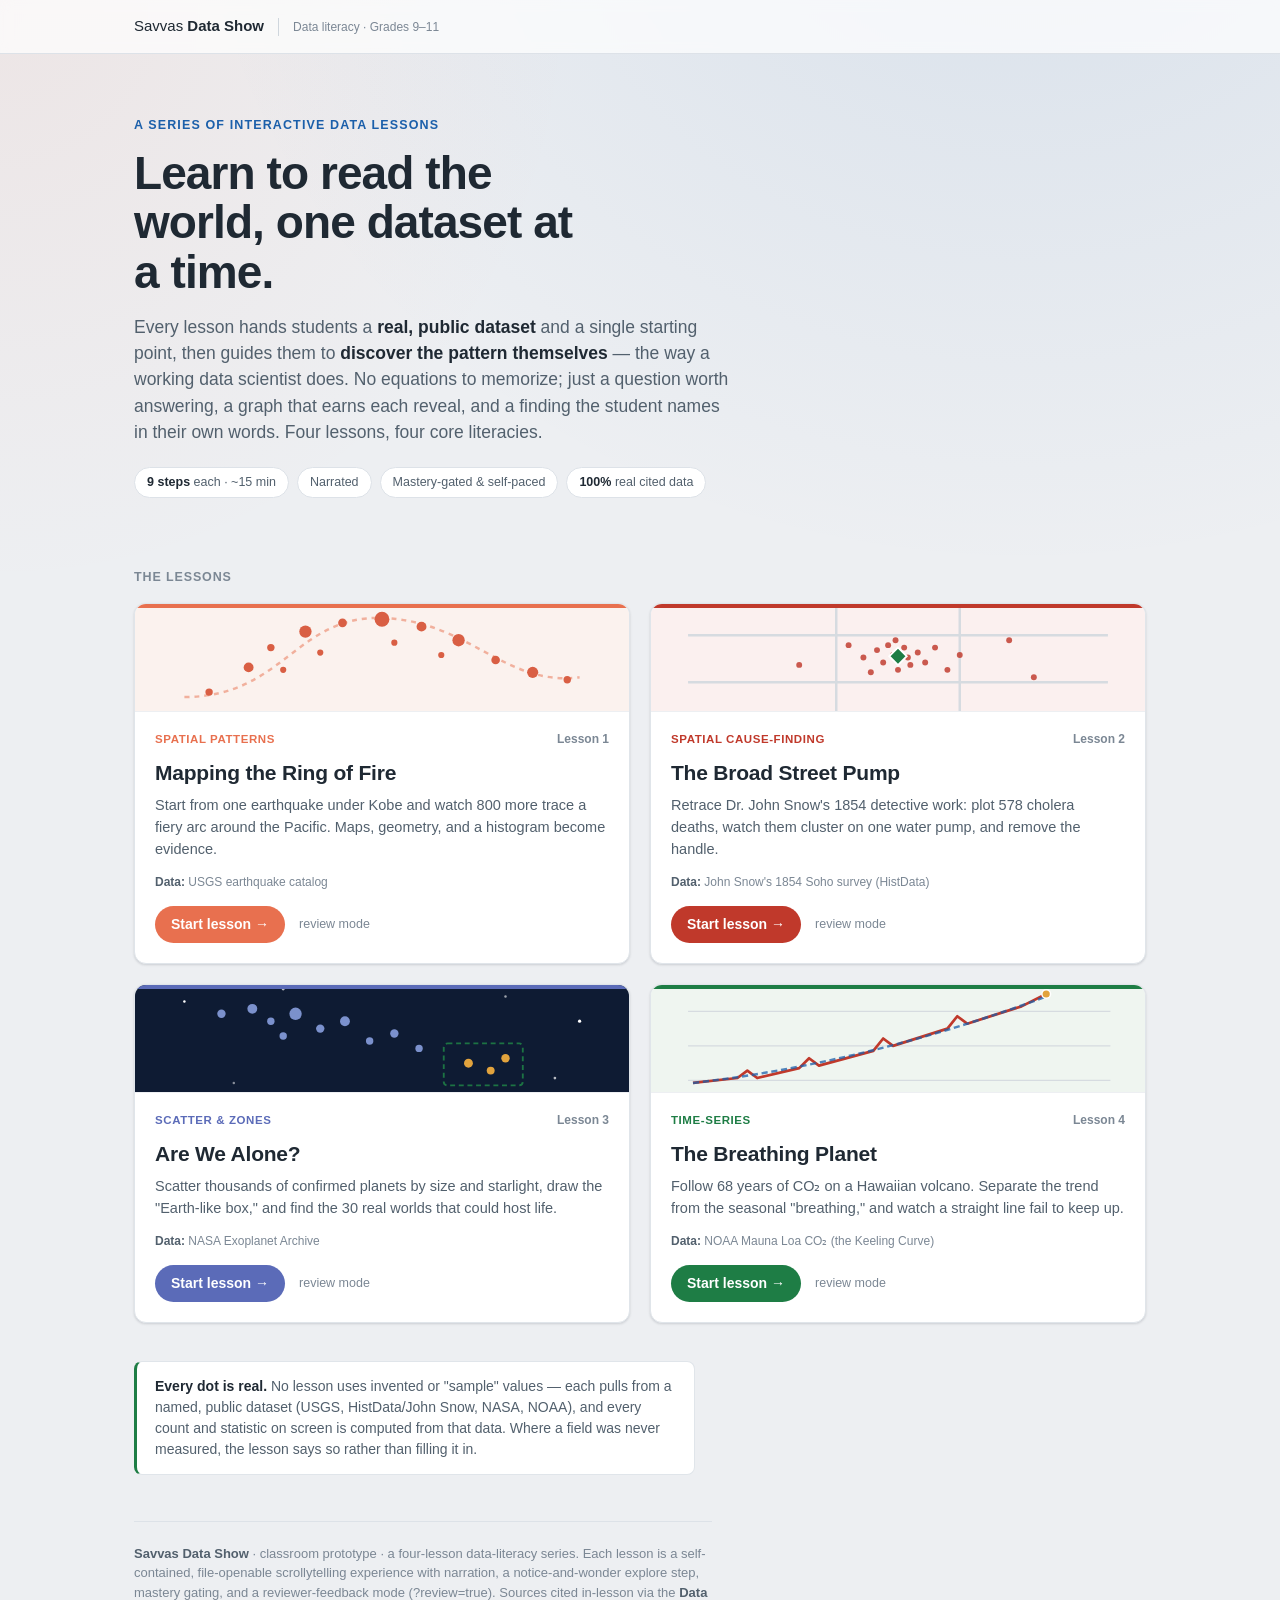
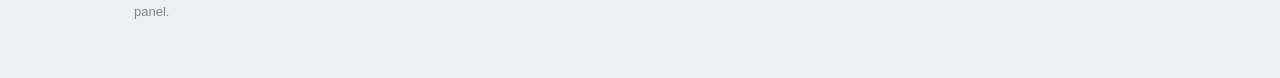
<file: index.html>
<!DOCTYPE html>
<html lang="en">
<head>
<meta charset="UTF-8">
<meta name="viewport" content="width=device-width, initial-scale=1.0">
<title>Savvas Data Show — Data Literacy Lessons</title>
<style>
  :root{
    --surface:#EDEFF2; --card:#fff; --ink:#1F2933; --ink-soft:#52606D; --ink-faint:#7B8794;
    --primary:#1B5FAA; --primary-dark:#134878; --radius:12px; --success:#1E7D45;
    --shadow:0 1px 3px rgba(31,41,51,.10),0 1px 2px rgba(31,41,51,.06);
    --shadow-lg:0 18px 40px rgba(31,41,51,.16);
  }
  *{box-sizing:border-box;margin:0;padding:0}
  html{scroll-behavior:smooth}
  body{
    background:
      radial-gradient(120% 80% at 80% -10%, rgba(27,95,170,.10), transparent 55%),
      radial-gradient(90% 70% at 0% 0%, rgba(232,112,79,.08), transparent 50%),
      var(--surface);
    color:var(--ink); font-family:"Inter","Helvetica Neue",Arial,sans-serif;
    line-height:1.5; -webkit-font-smoothing:antialiased; min-height:100vh;
  }
  a{color:var(--primary);text-decoration:none}
  .wrap{max-width:1060px;margin:0 auto;padding:0 24px}

  .topnav{display:flex;align-items:center;height:54px;border-bottom:1px solid #DDE2E8;background:rgba(255,255,255,.7);backdrop-filter:blur(6px);position:sticky;top:0;z-index:10}
  .brand{font-size:15px;color:var(--ink)}
  .brand strong{font-weight:700}
  .nav-tag{font-size:12px;color:var(--ink-faint);border-left:1px solid #CfD6DD;padding-left:14px;margin-left:14px}

  header.hero{padding:62px 0 30px}
  .kicker{font-size:12.5px;font-weight:600;letter-spacing:.09em;text-transform:uppercase;color:var(--primary)}
  h1{font-size:clamp(30px,5vw,46px);line-height:1.08;letter-spacing:-.02em;margin:14px 0 16px;max-width:18ch}
  .lede{font-size:17.5px;color:var(--ink-soft);max-width:62ch}
  .lede strong{color:var(--ink);font-weight:600}
  .pills{display:flex;flex-wrap:wrap;gap:8px;margin-top:22px}
  .pill{font-size:12.5px;color:var(--ink-soft);background:#fff;border:1px solid #DDE2E8;border-radius:999px;padding:5px 12px}
  .pill b{color:var(--ink);font-weight:600}

  .section-label{font-size:12.5px;font-weight:600;letter-spacing:.07em;text-transform:uppercase;color:var(--ink-faint);margin:40px 0 16px}
  .grid{display:grid;grid-template-columns:repeat(2,1fr);gap:20px;padding-bottom:8px}
  @media(max-width:720px){.grid{grid-template-columns:1fr}}

  .card{position:relative;background:var(--card);border:1px solid #E0E5EA;border-radius:var(--radius);box-shadow:var(--shadow);overflow:hidden;display:flex;flex-direction:column;transition:transform .18s ease,box-shadow .18s ease;cursor:pointer}
  .card:hover{transform:translateY(-3px);box-shadow:var(--shadow-lg)}
  .card .motif{height:108px;display:block;width:100%;border-bottom:1px solid #EDEFF2}
  .card-body{padding:18px 20px 20px;display:flex;flex-direction:column;flex:1}
  .lit-tag{font-size:11.5px;font-weight:600;letter-spacing:.05em;text-transform:uppercase}
  .num{font-size:12px;color:var(--ink-faint);font-weight:600}
  .card h2{font-size:21px;letter-spacing:-.01em;margin:9px 0 7px;color:var(--ink)}
  .card p{font-size:14.5px;color:var(--ink-soft);flex:1}
  .src{font-size:12px;color:var(--ink-faint);margin-top:12px}
  .src b{color:var(--ink-soft);font-weight:600}
  .card-foot{display:flex;align-items:center;gap:14px;margin-top:15px}
  .start{font-size:14px;font-weight:600;color:#fff;border-radius:999px;padding:8px 16px;display:inline-block}
  .start::after{content:"";position:absolute;inset:0;z-index:1}            /* stretched link */
  .review{font-size:12.5px;color:var(--ink-faint);position:relative;z-index:2}
  .review:hover{color:var(--primary)}
  .topline{position:absolute;top:0;left:0;right:0;height:4px;z-index:2}

  footer{margin:46px 0 56px;padding-top:22px;border-top:1px solid #DDE2E8;font-size:13px;color:var(--ink-faint);max-width:80ch}
  footer b{color:var(--ink-soft);font-weight:600}
  .real-note{margin-top:30px;background:#fff;border:1px solid #E0E5EA;border-left:3px solid var(--success);border-radius:8px;padding:14px 18px;font-size:14px;color:var(--ink-soft);max-width:72ch}
  .real-note b{color:var(--ink)}
</style>
</head>
<body>

<nav class="topnav"><div class="wrap" style="display:flex;align-items:center;width:100%">
  <span class="brand">Savvas <strong>Data Show</strong></span>
  <span class="nav-tag">Data literacy · Grades 9–11</span>
</div></nav>

<div class="wrap">
  <header class="hero">
    <p class="kicker">A series of interactive data lessons</p>
    <h1>Learn to read the world, one dataset at a time.</h1>
    <p class="lede">Every lesson hands students a <strong>real, public dataset</strong> and a single starting
    point, then guides them to <strong>discover the pattern themselves</strong> — the way a working data
    scientist does. No equations to memorize; just a question worth answering, a graph that earns each
    reveal, and a finding the student names in their own words. Four lessons, four core literacies.</p>
    <div class="pills">
      <span class="pill"><b>9 steps</b> each · ~15 min</span>
      <span class="pill">Narrated</span>
      <span class="pill">Mastery-gated &amp; self-paced</span>
      <span class="pill"><b>100%</b> real cited data</span>
    </div>
  </header>

  <p class="section-label">The lessons</p>
  <div class="grid">

    <!-- EARTHQUAKES -->
    <div class="card">
      <span class="topline" style="background:#E8704F"></span>
      <svg class="motif" viewBox="0 0 400 108" preserveAspectRatio="xMidYMid slice" aria-hidden="true">
        <rect width="400" height="108" fill="#FBF2EE"/>
        <path d="M40 86 C 120 86 130 20 200 22 C 270 24 300 78 360 70" fill="none" stroke="#E8704F" stroke-width="2" stroke-dasharray="4 4" opacity=".5"/>
        <g fill="#D95F44">
          <circle cx="60" cy="82" r="3"/><circle cx="92" cy="62" r="4"/><circle cx="110" cy="46" r="3"/><circle cx="138" cy="33" r="5"/><circle cx="168" cy="26" r="3.5"/><circle cx="200" cy="23" r="6"/><circle cx="232" cy="29" r="4"/><circle cx="262" cy="40" r="5"/><circle cx="292" cy="56" r="3.5"/><circle cx="322" cy="66" r="4.5"/><circle cx="350" cy="72" r="3"/>
          <circle cx="150" cy="50" r="2.5"/><circle cx="210" cy="42" r="2.5"/><circle cx="248" cy="52" r="2.5"/><circle cx="120" cy="64" r="2.5"/>
        </g>
      </svg>
      <div class="card-body">
        <div style="display:flex;justify-content:space-between;align-items:baseline"><span class="lit-tag" style="color:#E8704F">Spatial patterns</span><span class="num">Lesson 1</span></div>
        <h2>Mapping the Ring of Fire</h2>
        <p>Start from one earthquake under Kobe and watch 800 more trace a fiery arc around the Pacific. Maps, geometry, and a histogram become evidence.</p>
        <div class="src"><b>Data:</b> USGS earthquake catalog</div>
        <div class="card-foot"><a class="start" style="background:#E8704F" href="earthquakes/">Start lesson →</a><a class="review" href="earthquakes/?review=true">review mode</a></div>
      </div>
    </div>

    <!-- CHOLERA -->
    <div class="card">
      <span class="topline" style="background:#C0392B"></span>
      <svg class="motif" viewBox="0 0 400 108" preserveAspectRatio="xMidYMid slice" aria-hidden="true">
        <rect width="400" height="108" fill="#FBF0EF"/>
        <g stroke="#D6DBE0" stroke-width="2"><path d="M30 36 H370"/><path d="M30 74 H370"/><path d="M150 12 V100"/><path d="M250 12 V100"/></g>
        <g fill="#C0392B" opacity=".82">
          <circle cx="196" cy="52" r="2.4"/><circle cx="205" cy="46" r="2.4"/><circle cx="188" cy="58" r="2.4"/><circle cx="210" cy="60" r="2.4"/><circle cx="200" cy="64" r="2.4"/><circle cx="183" cy="48" r="2.4"/><circle cx="216" cy="50" r="2.4"/><circle cx="192" cy="44" r="2.4"/><circle cx="222" cy="58" r="2.4"/><circle cx="178" cy="66" r="2.4"/><circle cx="208" cy="54" r="2.4"/><circle cx="198" cy="40" r="2.4"/><circle cx="230" cy="46" r="2.4"/><circle cx="172" cy="54" r="2.4"/><circle cx="240" cy="64" r="2.4"/><circle cx="160" cy="44" r="2.4"/><circle cx="250" cy="52" r="2.4"/><circle cx="120" cy="60" r="2.4"/><circle cx="290" cy="40" r="2.4"/><circle cx="310" cy="70" r="2.4"/>
        </g>
        <g transform="translate(200,53) rotate(45)"><rect x="-5" y="-5" width="10" height="10" fill="#1E7D45" stroke="#fff" stroke-width="1.5"/></g>
      </svg>
      <div class="card-body">
        <div style="display:flex;justify-content:space-between;align-items:baseline"><span class="lit-tag" style="color:#C0392B">Spatial cause-finding</span><span class="num">Lesson 2</span></div>
        <h2>The Broad Street Pump</h2>
        <p>Retrace Dr. John Snow's 1854 detective work: plot 578 cholera deaths, watch them cluster on one water pump, and remove the handle.</p>
        <div class="src"><b>Data:</b> John Snow's 1854 Soho survey (HistData)</div>
        <div class="card-foot"><a class="start" style="background:#C0392B" href="cholera/">Start lesson →</a><a class="review" href="cholera/?review=true">review mode</a></div>
      </div>
    </div>

    <!-- EXOPLANETS -->
    <div class="card">
      <span class="topline" style="background:#5B6BB8"></span>
      <svg class="motif" viewBox="0 0 400 108" preserveAspectRatio="xMidYMid slice" aria-hidden="true">
        <rect width="400" height="108" fill="#0E1B33"/>
        <g fill="#fff"><circle cx="40" cy="24" r="1"/><circle cx="120" cy="14" r="1.2" opacity=".7"/><circle cx="300" cy="20" r="1" opacity=".6"/><circle cx="360" cy="40" r="1.3"/><circle cx="80" cy="90" r="1" opacity=".5"/><circle cx="340" cy="86" r="1.1" opacity=".7"/></g>
        <rect x="250" y="58" width="64" height="34" rx="3" fill="none" stroke="#1E7D45" stroke-width="1.5" stroke-dasharray="4 3" opacity=".9"/>
        <g fill="#8FA6E8" opacity=".85"><circle cx="70" cy="34" r="3.4"/><circle cx="95" cy="30" r="4"/><circle cx="110" cy="40" r="3"/><circle cx="130" cy="34" r="5"/><circle cx="150" cy="46" r="3.4"/><circle cx="120" cy="52" r="3"/><circle cx="170" cy="40" r="4"/><circle cx="190" cy="56" r="3"/><circle cx="210" cy="50" r="3.4"/><circle cx="230" cy="62" r="3"/></g>
        <g fill="#E2A33D"><circle cx="270" cy="74" r="3.6"/><circle cx="288" cy="80" r="3.2"/><circle cx="300" cy="70" r="3.4"/></g>
      </svg>
      <div class="card-body">
        <div style="display:flex;justify-content:space-between;align-items:baseline"><span class="lit-tag" style="color:#5B6BB8">Scatter &amp; zones</span><span class="num">Lesson 3</span></div>
        <h2>Are We Alone?</h2>
        <p>Scatter thousands of confirmed planets by size and starlight, draw the "Earth-like box," and find the 30 real worlds that could host life.</p>
        <div class="src"><b>Data:</b> NASA Exoplanet Archive</div>
        <div class="card-foot"><a class="start" style="background:#5B6BB8" href="exoplanets/">Start lesson →</a><a class="review" href="exoplanets/?review=true">review mode</a></div>
      </div>
    </div>

    <!-- CLIMATE -->
    <div class="card">
      <span class="topline" style="background:#1E7D45"></span>
      <svg class="motif" viewBox="0 0 400 108" preserveAspectRatio="xMidYMid slice" aria-hidden="true">
        <rect width="400" height="108" fill="#EFF5F0"/>
        <g stroke="#D6DBE0" stroke-width="1"><path d="M30 88 H372"/><path d="M30 60 H372"/><path d="M30 32 H372"/></g>
        <path d="M34 90 L70 86 L78 80 L86 86 L120 78 L128 70 L136 76 L180 64 L188 54 L196 60 L240 46 L248 36 L256 42 L300 28 L320 18" fill="none" stroke="#C0392B" stroke-width="2.2" stroke-linejoin="round"/>
        <path d="M34 90 C 140 78 240 50 320 20" fill="none" stroke="#1B5FAA" stroke-width="2" stroke-dasharray="5 3" opacity=".75"/>
        <circle cx="320" cy="18" r="3.5" fill="#E2A33D" stroke="#fff" stroke-width="1.2"/>
      </svg>
      <div class="card-body">
        <div style="display:flex;justify-content:space-between;align-items:baseline"><span class="lit-tag" style="color:#1E7D45">Time-series</span><span class="num">Lesson 4</span></div>
        <h2>The Breathing Planet</h2>
        <p>Follow 68 years of CO₂ on a Hawaiian volcano. Separate the trend from the seasonal "breathing," and watch a straight line fail to keep up.</p>
        <div class="src"><b>Data:</b> NOAA Mauna Loa CO₂ (the Keeling Curve)</div>
        <div class="card-foot"><a class="start" style="background:#1E7D45" href="climate/">Start lesson →</a><a class="review" href="climate/?review=true">review mode</a></div>
      </div>
    </div>

  </div>

  <div class="real-note">
    <b>Every dot is real.</b> No lesson uses invented or "sample" values — each pulls from a named, public
    dataset (USGS, HistData/John Snow, NASA, NOAA), and every count and statistic on screen is computed from
    that data. Where a field was never measured, the lesson says so rather than filling it in.
  </div>

  <footer>
    <p><b>Savvas Data Show</b> · classroom prototype · a four-lesson data-literacy series. Each lesson is a
    self-contained, file-openable scrollytelling experience with narration, a notice-and-wonder explore step,
    mastery gating, and a reviewer-feedback mode (<span style="white-space:nowrap">?review=true</span>).
    Sources cited in-lesson via the <b>Data</b> panel.</p>
  </footer>
</div>

</body>
</html>
</file>
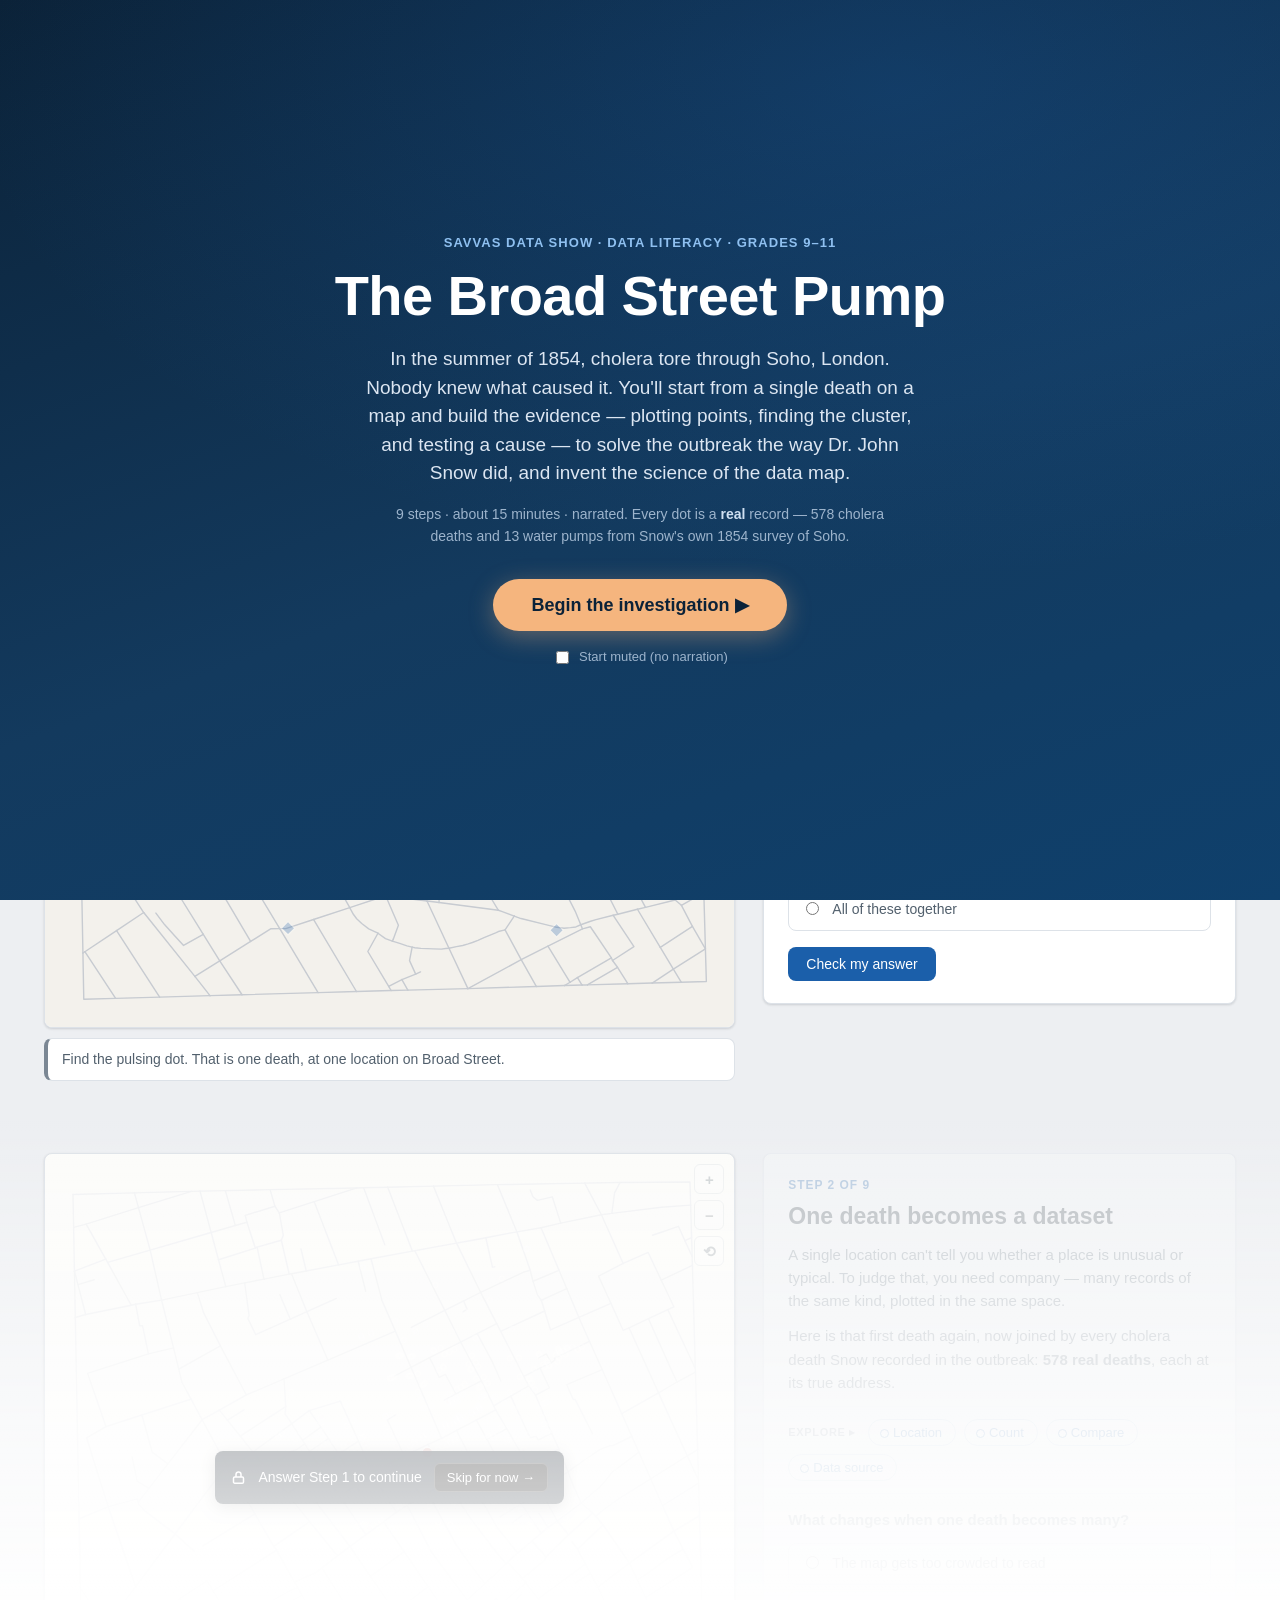
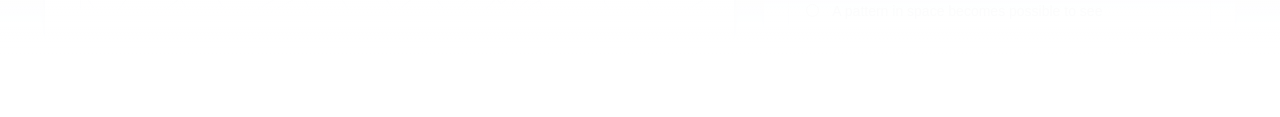
<file: cholera/index.html>
<!DOCTYPE html>
<html lang="en">
<head>
<meta charset="UTF-8">
<meta name="viewport" content="width=device-width, initial-scale=1.0">
<title>The Broad Street Pump — Savvas Data Show</title>
<link rel="stylesheet" href="styles.css?v=1">
<link rel="stylesheet" href="../shared/data-explorer.css?v=4">
</head>
<body>

<div class="intro-screen" id="intro-screen">
  <div class="intro-inner">
    <p class="intro-kicker">Savvas Data Show · Data literacy · Grades 9–11</p>
    <h1 class="intro-title">The Broad Street Pump</h1>
    <p class="intro-lede">In the summer of 1854, cholera tore through Soho, London. Nobody knew what
    caused it. You'll start from a single death on a map and build the evidence — plotting points,
    finding the cluster, and testing a cause — to solve the outbreak the way Dr. John Snow did, and
    invent the science of the data map.</p>
    <p class="intro-meta">9 steps · about 15 minutes · narrated. Every dot is a <strong>real</strong>
    record — 578 cholera deaths and 13 water pumps from Snow's own 1854 survey of Soho.</p>
    <div class="intro-actions">
      <button class="intro-begin" id="intro-begin">Begin the investigation ▶</button>
      <label class="intro-sound"><input type="checkbox" id="intro-mute"> Start muted (no narration)</label>
    </div>
  </div>
</div>

<nav class="topnav">
  <div class="nav-left">
    <span class="brand">Savvas <strong>Data Show</strong></span>
    <span class="crumb">The Broad Street Pump · Soho, 1854</span>
  </div>
  <div class="nav-progress" aria-label="Lesson progress">
    <div class="progress-track"><div class="progress-fill" id="progress-fill"></div></div>
    <span class="progress-label" id="progress-label">0 / 9 checks</span>
  </div>
  <div class="nav-right">
    <button class="nav-btn" id="nav-sound">Sound: on</button>
    <button class="nav-btn" id="nav-notes">Notes</button>
    <button class="nav-btn" id="nav-data">Data</button>
    <button class="nav-btn" id="nav-explore">Explore</button>
  </div>
</nav>

<div class="notes-panel" id="notes-panel" hidden>
  <div class="notes-head"><span>My notes</span><button class="panel-close" id="notes-close">×</button></div>
  <textarea id="notes-text" placeholder="Jot observations here. Notes stay on this page only."></textarea>
</div>

<header class="lesson-header">
  <p class="kicker">Data literacy · Grades 9–11</p>
  <h1>The Broad Street Pump</h1>
  <p class="lede">In the late summer of 1854, a cholera outbreak killed hundreds of people in a few
  Soho streets in just days. The cause was a mystery — most doctors blamed "bad air." A physician
  named John Snow had a different idea, and he tested it with a <strong>map</strong>. In this lesson
  you'll retrace his investigation with his real data — 578 deaths and 13 water pumps — and discover
  how a picture of points became proof.</p>
</header>

<main id="lesson">

  <!-- ============ STEP 1 ============ -->
  <section class="step" id="step-1" data-step="1">
    <div class="step-inner">
      <div class="viz-col">
        <div class="viz-frame">
          <div class="viz-container" id="viz-1" aria-label="Map of Soho with one cholera death marked"></div>
          <div class="viz-controls">
            <button class="util-btn" data-util="zoom-in" title="Zoom in">+</button>
            <button class="util-btn" data-util="zoom-out" title="Zoom out">−</button>
            <button class="util-btn" data-util="reset" title="Reset view">⟲</button>
          </div>
        </div>
        <div class="instruction-bar" id="inst-1">Find the pulsing dot. That is one death, at one location on Broad Street.</div>
      </div>
      <div class="card-col">
        <article class="story-card">
          <div class="step-label">Step 1 of 9</div>
          <h2>One death in Soho</h2>
          <p>On the last day of August 1854, people on Broad Street began dying of cholera within hours
          of falling ill. On the map, the first death is just one dot at one location — but it has a
          <strong>where</strong>, a <strong>when</strong>, and a household around it.</p>
          <p>What clues make a single death worth investigating?</p>
          <div class="chip-bar">
            <span class="chip-bar-label">Explore ▸</span>
            <button class="chip" data-chip="location">Location</button>
            <button class="chip" data-chip="when">When</button>
            <button class="chip" data-chip="street">Street</button>
            <button class="chip" data-chip="source">Data source</button>
          </div>
          <div class="mcq" id="mcq-1">
            <p class="mcq-q">Which clue makes this death worth a closer look?</p>
            <label class="mcq-choice"><input type="radio" name="mcq1" value="A"><span>Its location pins exactly where it happened</span></label>
            <label class="mcq-choice"><input type="radio" name="mcq1" value="B"><span>It happened in a tight window of days</span></label>
            <label class="mcq-choice"><input type="radio" name="mcq1" value="C"><span>Other deaths nearby might hint at a pattern</span></label>
            <label class="mcq-choice"><input type="radio" name="mcq1" value="D"><span>All of these together</span></label>
            <button class="check-btn" data-check="1">Check my answer</button>
            <div class="mcq-feedback" hidden></div>
          </div>
        </article>
      </div>
    </div>
  </section>

  <!-- ============ STEP 2 ============ -->
  <section class="step" id="step-2" data-step="2">
    <div class="step-inner">
      <div class="viz-col">
        <div class="viz-frame">
          <div class="viz-container" id="viz-2" aria-label="Soho map filling with cholera deaths"></div>
          <div class="viz-controls">
            <button class="util-btn" data-util="zoom-in" title="Zoom in">+</button>
            <button class="util-btn" data-util="zoom-out" title="Zoom out">−</button>
            <button class="util-btn" data-util="reset" title="Reset view">⟲</button>
          </div>
        </div>
        <div class="instruction-bar" id="inst-2">Watch one death become a dataset. Pan and zoom freely.</div>
      </div>
      <div class="card-col">
        <article class="story-card">
          <div class="step-label">Step 2 of 9</div>
          <h2>One death becomes a dataset</h2>
          <p>A single location can't tell you whether a place is unusual or typical. To judge that, you
          need company — many records of the same kind, plotted in the same space.</p>
          <p>Here is that first death again, now joined by every cholera death Snow recorded in the
          outbreak: <strong>578 real deaths</strong>, each at its true address.</p>
          <div class="chip-bar">
            <span class="chip-bar-label">Explore ▸</span>
            <button class="chip" data-chip="location">Location</button>
            <button class="chip" data-chip="count">Count</button>
            <button class="chip" data-chip="compare">Compare</button>
            <button class="chip" data-chip="source">Data source</button>
          </div>
          <div class="mcq" id="mcq-2">
            <p class="mcq-q">What changes when one death becomes many?</p>
            <label class="mcq-choice"><input type="radio" name="mcq2" value="A"><span>The map gets too crowded to read</span></label>
            <label class="mcq-choice"><input type="radio" name="mcq2" value="B"><span>A pattern in space becomes possible to see</span></label>
            <label class="mcq-choice"><input type="radio" name="mcq2" value="C"><span>Each individual record becomes less accurate</span></label>
            <label class="mcq-choice"><input type="radio" name="mcq2" value="D"><span>Nothing — one death tells us just as much</span></label>
            <button class="check-btn" data-check="2">Check my answer</button>
            <div class="mcq-feedback" hidden></div>
          </div>
        </article>
      </div>
    </div>
  </section>

  <!-- ============ STEP 3 ============ -->
  <section class="step" id="step-3" data-step="3">
    <div class="step-inner">
      <div class="viz-col">
        <div class="viz-frame">
          <div class="viz-container" id="viz-3" aria-label="Soho map showing the death cluster"></div>
          <div class="viz-controls">
            <button class="util-btn" data-util="zoom-in" title="Zoom in">+</button>
            <button class="util-btn" data-util="zoom-out" title="Zoom out">−</button>
            <button class="util-btn" data-util="reset" title="Reset view">⟲</button>
            <button class="util-btn util-layer" data-util="shuffle" title="Compare: scatter the deaths at random">⤨ Shuffle</button>
          </div>
        </div>
        <div class="instruction-bar" id="inst-3">Do the deaths spread evenly across Soho — or pile up somewhere?</div>
      </div>
      <div class="card-col">
        <article class="story-card">
          <div class="step-label">Step 3 of 9</div>
          <h2>The reveal</h2>
          <p>Here are all 578 deaths on the streets of Soho. If cholera struck at random, the dots would
          sprinkle evenly across every street and square.</p>
          <p>They don't. The dots pile into a dense <strong>cluster</strong> around one small area, thinning
          out as you move away. Press <strong>Shuffle</strong> to scatter the same number of deaths at
          random — the difference is the whole point.</p>
          <div class="chip-bar">
            <span class="chip-bar-label">Explore ▸</span>
            <button class="chip" data-chip="cluster">Cluster</button>
            <button class="chip" data-chip="compare">Compare</button>
            <button class="chip" data-chip="center">Center</button>
            <button class="chip" data-chip="count">Count</button>
          </div>
          <div class="mcq" id="mcq-3">
            <p class="mcq-q">What does the arrangement of dots reveal?</p>
            <label class="mcq-choice"><input type="radio" name="mcq3" value="A"><span>Deaths scatter evenly across all of Soho</span></label>
            <label class="mcq-choice"><input type="radio" name="mcq3" value="B"><span>The deaths pile into a dense cluster around one area</span></label>
            <label class="mcq-choice"><input type="radio" name="mcq3" value="C"><span>Deaths happen only on the widest streets</span></label>
            <label class="mcq-choice"><input type="radio" name="mcq3" value="D"><span>The dots form an evenly spaced grid</span></label>
            <button class="check-btn" data-check="3">Check my answer</button>
            <div class="mcq-feedback" hidden></div>
          </div>
        </article>
      </div>
    </div>
  </section>

  <!-- ============ STEP 4 ============ -->
  <section class="step" id="step-4" data-step="4">
    <div class="step-inner">
      <div class="viz-col">
        <div class="viz-frame">
          <div class="viz-container" id="viz-4" aria-label="Soho map with one death record opened"></div>
          <div class="viz-controls">
            <button class="util-btn" data-util="zoom-in" title="Zoom in">+</button>
            <button class="util-btn" data-util="zoom-out" title="Zoom out">−</button>
            <button class="util-btn" data-util="reset" title="Reset view">⟲</button>
          </div>
        </div>
        <div class="instruction-bar" id="inst-4">Every dot is a person and a record. Click one to read its fields.</div>
      </div>
      <div class="card-col">
        <article class="story-card">
          <div class="step-label">Step 4 of 9</div>
          <div class="expert-tag"><span class="expert-avatar">JS</span><span><strong>Dr. John Snow</strong><br>Physician, London · 1854</span></div>
          <h2>What a record knows</h2>
          <p>"I did not collect dots. For every death I recorded a <strong>location</strong>, a
          <strong>date</strong>, and what I could learn of the household — who lived there, and where they
          drew their water. The map you see draws the location; the rest of each record sits underneath."</p>
          <p class="fine-print">Each point here is a real death from Snow's 1854 register; the map plots its true location.</p>
          <div class="chip-bar">
            <span class="chip-bar-label">Explore ▸</span>
            <button class="chip" data-chip="location">Location</button>
            <button class="chip" data-chip="when">Date</button>
            <button class="chip" data-chip="water">Water source</button>
            <button class="chip" data-chip="source">Data source</button>
          </div>
          <div class="mcq" id="mcq-4">
            <p class="mcq-q">In Snow's investigation, each death record carried…</p>
            <label class="mcq-choice"><input type="radio" name="mcq4" value="A"><span>Only a location on the map</span></label>
            <label class="mcq-choice"><input type="radio" name="mcq4" value="B"><span>A location, a date, and household details like the water source</span></label>
            <label class="mcq-choice"><input type="radio" name="mcq4" value="C"><span>Only the cause of death</span></label>
            <label class="mcq-choice"><input type="radio" name="mcq4" value="D"><span>The name of the nearest hospital</span></label>
            <button class="check-btn" data-check="4">Check my answer</button>
            <div class="mcq-feedback" hidden></div>
          </div>
        </article>
      </div>
    </div>
  </section>

  <!-- ============ STEP 5 ============ -->
  <section class="step" id="step-5" data-step="5">
    <div class="step-inner">
      <div class="viz-col">
        <div class="viz-frame">
          <div class="viz-container" id="viz-5" aria-label="Soho map for free exploration"></div>
          <div class="viz-controls">
            <button class="util-btn" data-util="zoom-in" title="Zoom in">+</button>
            <button class="util-btn" data-util="zoom-out" title="Zoom out">−</button>
            <button class="util-btn" data-util="reset" title="Reset view">⟲</button>
          </div>
        </div>
        <div class="instruction-bar" id="inst-5">Pan, zoom, hover. Explore freely — there is no wrong observation here.</div>
      </div>
      <div class="card-col">
        <article class="story-card">
          <div class="step-label">Step 5 of 9</div>
          <h2>Notice &amp; wonder</h2>
          <p>Scientists start with open eyes, not answers. Drag and zoom the map. Hover dots to read their
          location. Then tag every shape you can honestly say you see in the deaths — several answers can be
          true at once.</p>
          <div class="chip-bar">
            <span class="chip-bar-label">Explore ▸</span>
            <button class="chip" data-chip="cluster">Cluster</button>
            <button class="chip" data-chip="center">Center</button>
            <button class="chip" data-chip="compare">Compare</button>
            <button class="chip" data-chip="count">Count</button>
          </div>
          <div class="mcq mcq-multi" id="mcq-5">
            <p class="mcq-q">Which shapes do you see in the dots? Tag all that apply.</p>
            <div class="tag-grid">
              <label class="mcq-choice tag"><input type="checkbox" name="mcq5" value="cluster"><span>Cluster</span></label>
              <label class="mcq-choice tag"><input type="checkbox" name="mcq5" value="dense center"><span>Dense center</span></label>
              <label class="mcq-choice tag"><input type="checkbox" name="mcq5" value="thinning edges"><span>Thinning edges</span></label>
              <label class="mcq-choice tag"><input type="checkbox" name="mcq5" value="gap"><span>Gaps</span></label>
              <label class="mcq-choice tag"><input type="checkbox" name="mcq5" value="line"><span>Lines along streets</span></label>
              <label class="mcq-choice tag"><input type="checkbox" name="mcq5" value="scattered"><span>Scattered</span></label>
            </div>
            <button class="check-btn" data-check="5">Save my observations</button>
            <div class="mcq-feedback" hidden></div>
          </div>
        </article>
      </div>
    </div>
  </section>

  <!-- ============ STEP 6 ============ -->
  <section class="step" id="step-6" data-step="6">
    <div class="step-inner">
      <div class="viz-col">
        <div class="viz-frame">
          <div class="viz-container" id="viz-6" aria-label="Soho map with water pumps overlaid"></div>
          <div class="viz-controls">
            <button class="util-btn" data-util="zoom-in" title="Zoom in">+</button>
            <button class="util-btn" data-util="zoom-out" title="Zoom out">−</button>
            <button class="util-btn" data-util="reset" title="Reset view">⟲</button>
            <button class="util-btn util-layer" data-util="nearest" title="Color each death by its nearest pump">Nearest pump</button>
          </div>
        </div>
        <div class="instruction-bar" id="inst-6">Turn on the 13 pumps. Which one sits in the heart of the cluster?</div>
      </div>
      <div class="card-col">
        <article class="story-card">
          <div class="step-label">Step 6 of 9</div>
          <h2>Add the suspect: water pumps</h2>
          <p>Soho got its drinking water from public street pumps. Snow's hunch was that cholera spread
          through water, not air — so he added all <strong>13 neighborhood pumps</strong> to the map.</p>
          <p>Press <strong>Nearest pump</strong> to color each death by the pump closest to it. One pump's
          color floods the cluster: <strong>359 of the 578 deaths</strong> are nearest to it.</p>
          <div class="chip-bar">
            <span class="chip-bar-label">Explore ▸</span>
            <button class="chip" data-chip="pumps">Pumps</button>
            <button class="chip" data-chip="nearest">Nearest pump</button>
            <button class="chip" data-chip="center">Center</button>
            <button class="chip" data-chip="cluster">Cluster</button>
          </div>
          <div class="mcq" id="mcq-6">
            <p class="mcq-q"><span class="evidence-flag">Visual evidence check</span> Turn on "Nearest pump," then answer: which pump sits at the center of the deaths?</p>
            <label class="mcq-choice"><input type="radio" name="mcq6" value="A"><span>The Dean Street pump, on the far right</span></label>
            <label class="mcq-choice"><input type="radio" name="mcq6" value="B"><span>The Broad Street pump, in the heart of the cluster</span></label>
            <label class="mcq-choice"><input type="radio" name="mcq6" value="C"><span>The Oxford Market pump, at the top</span></label>
            <label class="mcq-choice"><input type="radio" name="mcq6" value="D"><span>No pump is near the deaths at all</span></label>
            <button class="check-btn" data-check="6">Check evidence</button>
            <div class="mcq-feedback" hidden></div>
          </div>
        </article>
      </div>
    </div>
  </section>

  <!-- ============ STEP 7 ============ -->
  <section class="step" id="step-7" data-step="7">
    <div class="step-inner">
      <div class="viz-col">
        <div class="viz-frame">
          <div class="viz-container" id="viz-7" aria-label="Bar chart of deaths by nearest pump"></div>
        </div>
        <div class="instruction-bar" id="inst-7">Read the bars left to right. One pump towers over the rest.</div>
      </div>
      <div class="card-col">
        <article class="story-card">
          <div class="step-label">Step 7 of 9</div>
          <h2>The distribution lens</h2>
          <p>Leave the map for a moment. Count how many deaths are nearest to each pump and stack the counts
          into a bar chart. Grouping data by a category — here, the nearest pump — is one of the most powerful
          moves in analysis.</p>
          <p>The shape is lopsided: one bar towers over all twelve others. <strong>Broad Street: 359
          deaths.</strong> The next-largest pump claims just 64.</p>
          <div class="chip-bar">
            <span class="chip-bar-label">Explore ▸</span>
            <button class="chip" data-chip="axes">Axes</button>
            <button class="chip" data-chip="bars">Bars</button>
            <button class="chip" data-chip="broad">Broad Street</button>
            <button class="chip" data-chip="count">Count</button>
          </div>
          <div class="mcq" id="mcq-7">
            <p class="mcq-q">What does this bar chart show?</p>
            <label class="mcq-choice"><input type="radio" name="mcq7" value="A"><span>The deaths are split evenly among the 13 pumps</span></label>
            <label class="mcq-choice"><input type="radio" name="mcq7" value="B"><span>One pump accounts for far more deaths than any other</span></label>
            <label class="mcq-choice"><input type="radio" name="mcq7" value="C"><span>Most pumps have no deaths nearby</span></label>
            <label class="mcq-choice"><input type="radio" name="mcq7" value="D"><span>The Dean Street pump has the most deaths</span></label>
            <button class="check-btn" data-check="7">Check my answer</button>
            <div class="mcq-feedback" hidden></div>
          </div>
        </article>
      </div>
    </div>
  </section>

  <!-- ============ STEP 8 ============ -->
  <section class="step" id="step-8" data-step="8">
    <div class="step-inner">
      <div class="viz-col">
        <div class="viz-frame">
          <div class="viz-container" id="viz-8" aria-label="Chart of deaths versus distance from the Broad Street pump"></div>
        </div>
        <div class="instruction-bar" id="inst-8">Each bar counts deaths at a given distance from the Broad Street pump. Hunt for a trend — honestly.</div>
      </div>
      <div class="card-col">
        <article class="story-card">
          <div class="step-label">Step 8 of 9</div>
          <h2>Is the pump really the cause?</h2>
          <p>A cluster near a pump could be a coincidence — lots of people simply live there. So test the idea
          directly: if the Broad Street pump is the source, deaths should <strong>fall off</strong> as you walk
          away from it.</p>
          <p>They do, sharply. Deaths peak one to three blocks out and collapse beyond four.
          <strong>A clear relationship between distance and deaths is real evidence</strong> — unlike a flat,
          trendless chart, this one points straight at the pump.</p>
          <div class="chip-bar">
            <span class="chip-bar-label">Explore ▸</span>
            <button class="chip" data-chip="axes">Axes</button>
            <button class="chip" data-chip="falloff">Falloff</button>
            <button class="chip" data-chip="trend">Trend guide</button>
            <button class="chip" data-chip="broad">Broad Street</button>
          </div>
          <div class="mcq" id="mcq-8">
            <p class="mcq-q">Based on this chart, is there a relationship between distance from the Broad Street pump and the number of deaths?</p>
            <label class="mcq-choice"><input type="radio" name="mcq8" value="A"><span>No — deaths are spread evenly at every distance</span></label>
            <label class="mcq-choice"><input type="radio" name="mcq8" value="B"><span>Yes — deaths fall off sharply as distance from the pump grows</span></label>
            <label class="mcq-choice"><input type="radio" name="mcq8" value="C"><span>Yes — deaths increase the farther you go from the pump</span></label>
            <label class="mcq-choice"><input type="radio" name="mcq8" value="D"><span>There is no way to tell from this chart</span></label>
            <button class="check-btn" data-check="8">Check my answer</button>
            <div class="mcq-feedback" hidden></div>
          </div>
        </article>
      </div>
    </div>
  </section>

  <!-- ============ STEP 9 ============ -->
  <section class="step" id="step-9" data-step="9">
    <div class="step-inner">
      <div class="viz-col">
        <div class="viz-frame">
          <div class="viz-container" id="viz-9" aria-label="Soho map with the Broad Street pump highlighted"></div>
          <div class="viz-controls">
            <button class="util-btn" data-util="zoom-in" title="Zoom in">+</button>
            <button class="util-btn" data-util="zoom-out" title="Zoom out">−</button>
            <button class="util-btn" data-util="reset" title="Reset view">⟲</button>
            <button class="util-btn util-layer" data-util="handle" title="Remove the pump handle, as Snow convinced officials to do">⛏ Remove the handle</button>
          </div>
        </div>
        <div class="instruction-bar" id="inst-9">The evidence points at one pump. Make the claim, then remove the handle.</div>
      </div>
      <div class="card-col">
        <article class="story-card">
          <div class="step-label">Step 9 of 9</div>
          <h2>Name the finding: the Broad Street pump</h2>
          <p>The cluster centers on the <strong>Broad Street pump</strong>: 359 of 578 deaths are nearest to
          it, and deaths fall off with every block away. Snow took this map to the parish officials and asked
          them to remove the pump's handle so no one could draw water. The outbreak was already fading — but
          the map changed how the world understands disease.</p>
          <p>Now make it yours. Write a claim that uses <strong>one shape word</strong> (cluster, center,
          ring…) and <strong>one number or pattern observation</strong> (a count, "most", "62%"…).</p>
          <div class="chip-bar">
            <span class="chip-bar-label">Explore ▸</span>
            <button class="chip" data-chip="cluster">Cluster</button>
            <button class="chip" data-chip="broad">Broad Street</button>
            <button class="chip" data-chip="count">Count</button>
            <button class="chip" data-chip="center">Center</button>
          </div>
          <div class="mcq" id="mcq-9">
            <p class="mcq-q"><span class="evidence-flag">Visual evidence check</span> Your claim:</p>
            <textarea id="claim-text" rows="4" placeholder="Example shape: “The deaths form a tight cluster centered on the Broad Street pump — 359 of 578 are nearest to it — use the Count chip to back up your number.”"></textarea>
            <div class="claim-hints">
              <span class="hint-pill" data-hint="cluster">cluster</span>
              <span class="hint-pill" data-hint="center">center</span>
              <span class="hint-pill" data-hint="ring">ring</span>
              <span class="hint-pill" data-hint="band">band</span>
            </div>
            <button class="check-btn" data-check="9">Check evidence</button>
            <div class="mcq-feedback" hidden></div>
          </div>
        </article>
      </div>
    </div>
  </section>

</main>

<section class="lesson-end" id="lesson-end">
  <p class="end-kicker">Case closed</p>
  <h2>You found the Broad Street pump.</h2>
  <p>You started from one death at one location and built a full evidence chain — the same moves John
  Snow used to invent epidemiology, and the same moves a working data scientist makes today.</p>
  <ul class="end-recap">
    <li>A single death became a <strong>dataset</strong> of 578 real records.</li>
    <li>The deaths weren't random — they formed a dense <strong>cluster</strong>, not an even sprinkle.</li>
    <li>Every record carries <strong>location, date, and household</strong> details.</li>
    <li>Overlaying the <strong>13 pumps</strong> revealed one at the cluster's heart: Broad Street.</li>
    <li>A bar chart showed Broad Street with <strong>359 deaths</strong> — six times its nearest rival.</li>
    <li>Deaths <strong>fell off sharply</strong> with distance from the pump — a real relationship, not a flat line.</li>
    <li>The finding has a name and a fix: the <strong>Broad Street pump</strong> — remove the handle.</li>
  </ul>
  <div class="end-claim" id="end-claim" hidden>
    <div class="end-claim-label">Your evidence-based claim</div>
    <blockquote id="end-claim-text"></blockquote>
  </div>
  <div class="end-actions">
    <button class="end-btn secondary" id="end-top">Back to the top</button>
    <button class="end-btn" id="end-restart">Start over</button>
  </div>
</section>

<footer class="lesson-footer">
  <p>Savvas Data Show · classroom prototype · cholera data: Dr. John Snow's 1854 Soho survey — 578 deaths
  and 13 pumps, digitized by Dodson &amp; Tobler (HistData / Rdatasets). Part of the <a href="../" style="color:#1B5FAA">Data Show series</a> ·
  <a href="../earthquakes/" style="color:#1B5FAA">← Mapping the Ring of Fire (earthquakes)</a> ·
  <a href="../exoplanets/" style="color:#1B5FAA">Are We Alone? (exoplanets)</a> ·
  <a href="../climate/" style="color:#1B5FAA">The Breathing Planet (CO₂) →</a>.</p>
</footer>

<div class="map-tooltip" id="map-tooltip" hidden></div>

<div class="celebrate-toast" id="celebrate-toast" hidden></div>

<div class="scroll-fade" id="scroll-fade" aria-hidden="true">
  <div class="scroll-cue"><span>⌄</span>scroll</div>
</div>

<div id="audio-rack" hidden>
  <audio id="audio-1" src="assets/audio/step1.mp3" preload="none"></audio>
  <audio id="audio-2" src="assets/audio/step2.mp3" preload="none"></audio>
  <audio id="audio-3" src="assets/audio/step3.mp3" preload="none"></audio>
  <audio id="audio-4" src="assets/audio/step4.mp3" preload="none"></audio>
  <audio id="audio-5" src="assets/audio/step5.mp3" preload="none"></audio>
  <audio id="audio-6" src="assets/audio/step6.mp3" preload="none"></audio>
  <audio id="audio-7" src="assets/audio/step7.mp3" preload="none"></audio>
  <audio id="audio-8" src="assets/audio/step8.mp3" preload="none"></audio>
  <audio id="audio-9" src="assets/audio/step9.mp3" preload="none"></audio>
</div>

<script src="d3.v7.min.js"></script>
<script src="data/snow.js"></script>
<script src="../shared/data-explorer.js?v=4"></script>
<script src="app.js?v=2"></script>
</body>
</html>
</file>
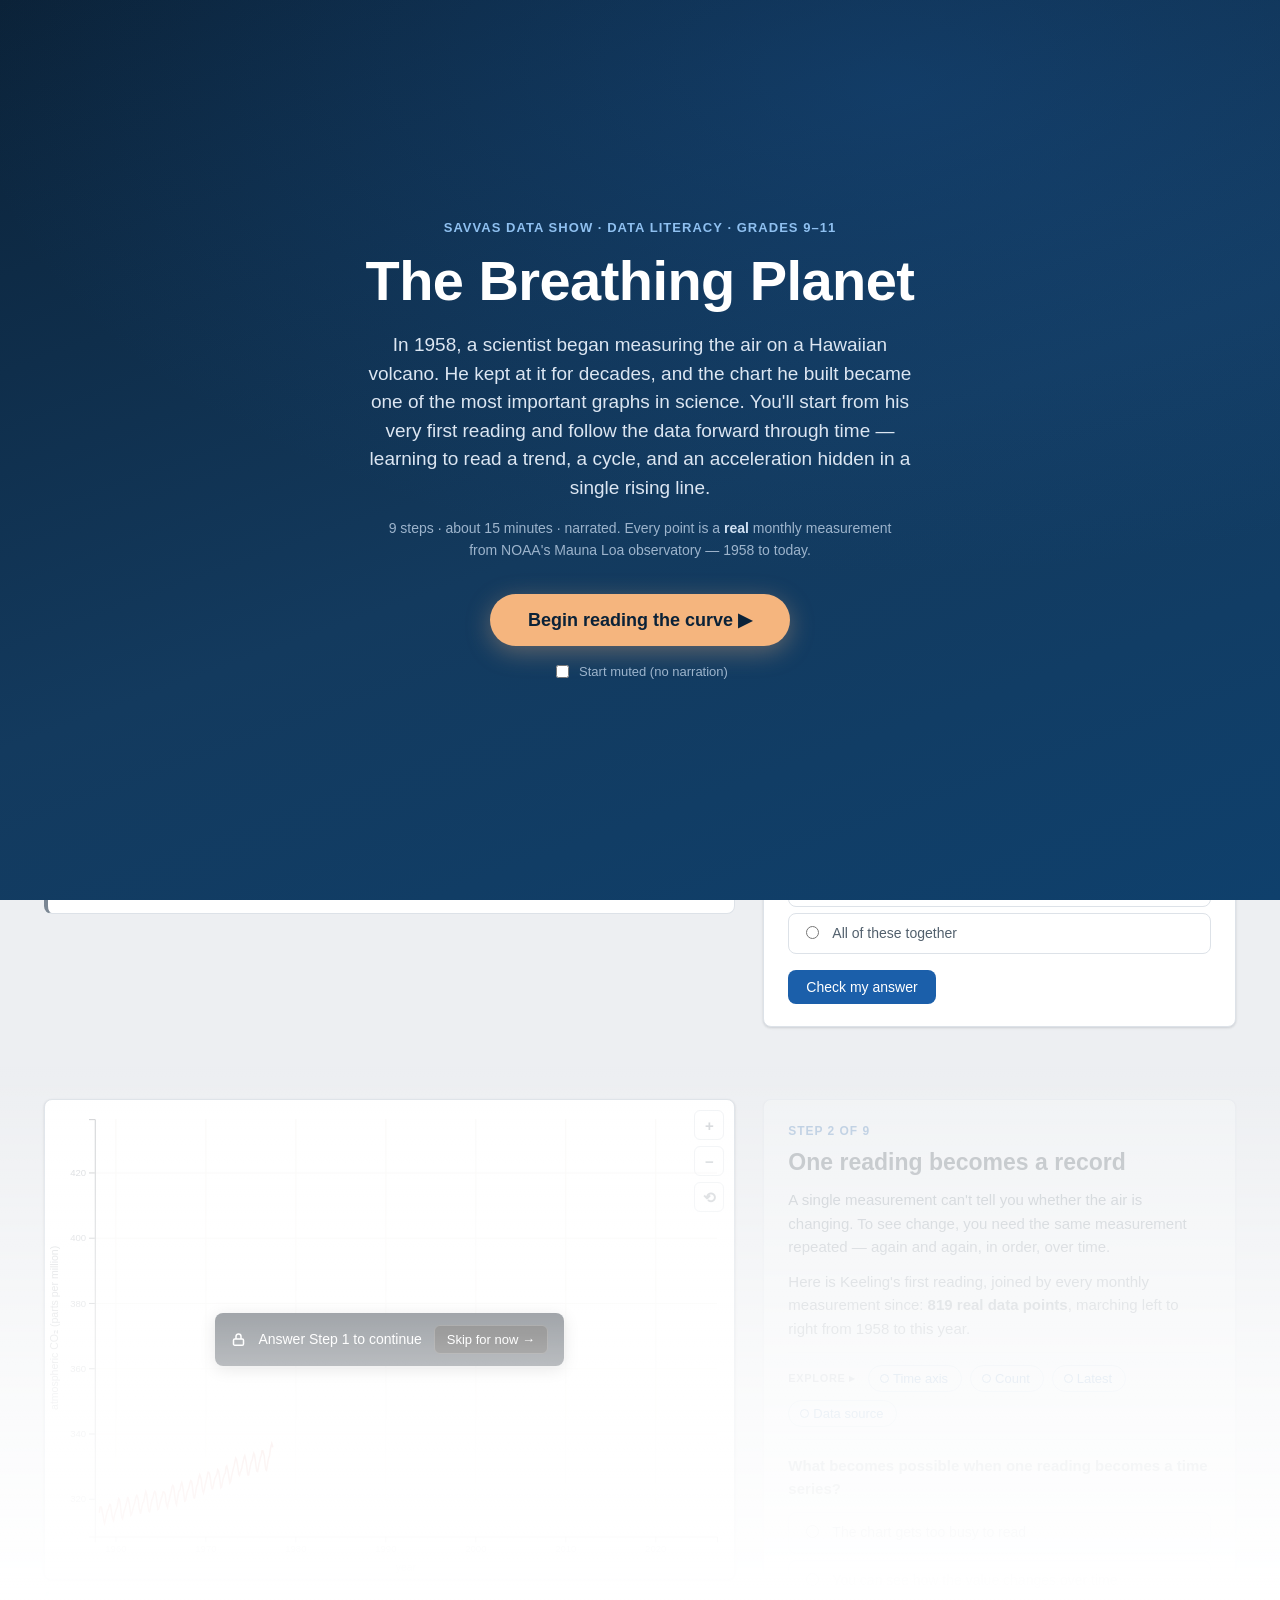
<file: climate/index.html>
<!DOCTYPE html>
<html lang="en">
<head>
<meta charset="UTF-8">
<meta name="viewport" content="width=device-width, initial-scale=1.0">
<title>The Breathing Planet — Savvas Data Show</title>
<link rel="stylesheet" href="styles.css?v=1">
<link rel="stylesheet" href="../shared/data-explorer.css?v=4">
</head>
<body>

<div class="intro-screen" id="intro-screen">
  <div class="intro-inner">
    <p class="intro-kicker">Savvas Data Show · Data literacy · Grades 9–11</p>
    <h1 class="intro-title">The Breathing Planet</h1>
    <p class="intro-lede">In 1958, a scientist began measuring the air on a Hawaiian volcano. He kept at it
    for decades, and the chart he built became one of the most important graphs in science. You'll start
    from his very first reading and follow the data forward through time — learning to read a trend, a cycle,
    and an acceleration hidden in a single rising line.</p>
    <p class="intro-meta">9 steps · about 15 minutes · narrated. Every point is a <strong>real</strong>
    monthly measurement from NOAA's Mauna Loa observatory — 1958 to today.</p>
    <div class="intro-actions">
      <button class="intro-begin" id="intro-begin">Begin reading the curve ▶</button>
      <label class="intro-sound"><input type="checkbox" id="intro-mute"> Start muted (no narration)</label>
    </div>
  </div>
</div>

<nav class="topnav">
  <div class="nav-left">
    <span class="brand">Savvas <strong>Data Show</strong></span>
    <span class="crumb">The Breathing Planet · Mauna Loa, 1958–today</span>
  </div>
  <div class="nav-progress" aria-label="Lesson progress">
    <div class="progress-track"><div class="progress-fill" id="progress-fill"></div></div>
    <span class="progress-label" id="progress-label">0 / 9 checks</span>
  </div>
  <div class="nav-right">
    <button class="nav-btn" id="nav-sound">Sound: on</button>
    <button class="nav-btn" id="nav-notes">Notes</button>
    <button class="nav-btn" id="nav-data">Data</button>
    <button class="nav-btn" id="nav-explore">Explore</button>
  </div>
</nav>

<div class="notes-panel" id="notes-panel" hidden>
  <div class="notes-head"><span>My notes</span><button class="panel-close" id="notes-close">×</button></div>
  <textarea id="notes-text" placeholder="Jot observations here. Notes stay on this page only."></textarea>
</div>

<header class="lesson-header">
  <p class="kicker">Data literacy · Grades 9–11</p>
  <h1>The Breathing Planet</h1>
  <p class="lede">Some data only makes sense when you watch it <strong>over time</strong>. In 1958 Charles
  David Keeling started measuring the amount of carbon dioxide in the air at a remote observatory on Mauna
  Loa. Month after month, year after year, the readings piled up into a line with a story. In this lesson
  you'll read that line the way a scientist does — separating the trend from the cycle from the noise.</p>
</header>

<main id="lesson">

  <!-- ============ STEP 1 ============ -->
  <section class="step" id="step-1" data-step="1">
    <div class="step-inner">
      <div class="viz-col">
        <div class="viz-frame">
          <div class="viz-container" id="viz-1" aria-label="A single CO2 measurement plotted in time"></div>
          <div class="viz-controls">
            <button class="util-btn" data-util="zoom-in" title="Zoom in">+</button>
            <button class="util-btn" data-util="zoom-out" title="Zoom out">−</button>
            <button class="util-btn" data-util="reset" title="Reset view">⟲</button>
          </div>
        </div>
        <div class="instruction-bar" id="inst-1">Find the labeled point. That is the first reading — March 1958, 315.7 ppm.</div>
      </div>
      <div class="card-col">
        <article class="story-card">
          <div class="step-label">Step 1 of 9</div>
          <h2>One reading on a volcano</h2>
          <p>In March 1958, Charles David Keeling recorded the carbon dioxide in the air atop Mauna Loa,
          Hawaii: <strong>315.7 parts per million</strong>. He chose the spot because its air is far from
          cities and forests — clean enough to measure the whole planet's breath.</p>
          <p>On a chart, it's one point at one moment in time. What makes a single reading worth investigating?</p>
          <div class="chip-bar">
            <span class="chip-bar-label">Explore ▸</span>
            <button class="chip" data-chip="value">The value</button>
            <button class="chip" data-chip="when">When</button>
            <button class="chip" data-chip="place">The place</button>
            <button class="chip" data-chip="source">Data source</button>
          </div>
          <div class="mcq" id="mcq-1">
            <p class="mcq-q">Which clue makes this single reading worth a closer look?</p>
            <label class="mcq-choice"><input type="radio" name="mcq1" value="A"><span>It's a precise number, in known units (ppm)</span></label>
            <label class="mcq-choice"><input type="radio" name="mcq1" value="B"><span>It was measured at a clean, remote site</span></label>
            <label class="mcq-choice"><input type="radio" name="mcq1" value="C"><span>Thousands more readings would follow it</span></label>
            <label class="mcq-choice"><input type="radio" name="mcq1" value="D"><span>All of these together</span></label>
            <button class="check-btn" data-check="1">Check my answer</button>
            <div class="mcq-feedback" hidden></div>
          </div>
        </article>
      </div>
    </div>
  </section>

  <!-- ============ STEP 2 ============ -->
  <section class="step" id="step-2" data-step="2">
    <div class="step-inner">
      <div class="viz-col">
        <div class="viz-frame">
          <div class="viz-container" id="viz-2" aria-label="The CO2 record drawing across time"></div>
          <div class="viz-controls">
            <button class="util-btn" data-util="zoom-in" title="Zoom in">+</button>
            <button class="util-btn" data-util="zoom-out" title="Zoom out">−</button>
            <button class="util-btn" data-util="reset" title="Reset view">⟲</button>
          </div>
        </div>
        <div class="instruction-bar" id="inst-2">Watch one reading become 68 years of data. Pan and zoom freely.</div>
      </div>
      <div class="card-col">
        <article class="story-card">
          <div class="step-label">Step 2 of 9</div>
          <h2>One reading becomes a record</h2>
          <p>A single measurement can't tell you whether the air is changing. To see change, you need the same
          measurement repeated — again and again, in order, over time.</p>
          <p>Here is Keeling's first reading, joined by every monthly measurement since: <strong>819 real
          data points</strong>, marching left to right from 1958 to this year.</p>
          <div class="chip-bar">
            <span class="chip-bar-label">Explore ▸</span>
            <button class="chip" data-chip="time">Time axis</button>
            <button class="chip" data-chip="count">Count</button>
            <button class="chip" data-chip="latest">Latest</button>
            <button class="chip" data-chip="source">Data source</button>
          </div>
          <div class="mcq" id="mcq-2">
            <p class="mcq-q">What becomes possible when one reading becomes a time series?</p>
            <label class="mcq-choice"><input type="radio" name="mcq2" value="A"><span>The chart gets too busy to read</span></label>
            <label class="mcq-choice"><input type="radio" name="mcq2" value="B"><span>You can see how the value changes over time</span></label>
            <label class="mcq-choice"><input type="radio" name="mcq2" value="C"><span>Each reading becomes less accurate</span></label>
            <label class="mcq-choice"><input type="radio" name="mcq2" value="D"><span>Nothing — one reading tells us just as much</span></label>
            <button class="check-btn" data-check="2">Check my answer</button>
            <div class="mcq-feedback" hidden></div>
          </div>
        </article>
      </div>
    </div>
  </section>

  <!-- ============ STEP 3 ============ -->
  <section class="step" id="step-3" data-step="3">
    <div class="step-inner">
      <div class="viz-col">
        <div class="viz-frame">
          <div class="viz-container" id="viz-3" aria-label="The full Keeling Curve"></div>
          <div class="viz-controls">
            <button class="util-btn" data-util="zoom-in" title="Zoom in">+</button>
            <button class="util-btn" data-util="zoom-out" title="Zoom out">−</button>
            <button class="util-btn" data-util="reset" title="Reset view">⟲</button>
            <button class="util-btn util-layer" data-util="shuffle" title="Compare: scramble the readings out of time order">⤨ Shuffle time</button>
          </div>
        </div>
        <div class="instruction-bar" id="inst-3">Does the line wander randomly — or go somewhere?</div>
      </div>
      <div class="card-col">
        <article class="story-card">
          <div class="step-label">Step 3 of 9</div>
          <h2>The reveal</h2>
          <p>Here is the whole record. If the air's CO₂ just jittered up and down by chance, the line would
          wander sideways and go nowhere.</p>
          <p>It doesn't. It <strong>climbs</strong> — relentlessly — from about 316 to over 430 ppm, while a
          small <strong>yearly wiggle</strong> rides on top. Press <strong>Shuffle time</strong> to scramble
          the readings out of order: the climb vanishes into noise. Order in time is the whole story.</p>
          <div class="chip-bar">
            <span class="chip-bar-label">Explore ▸</span>
            <button class="chip" data-chip="rise">The rise</button>
            <button class="chip" data-chip="compare">Compare</button>
            <button class="chip" data-chip="wiggle">The wiggle</button>
            <button class="chip" data-chip="count">Count</button>
          </div>
          <div class="mcq" id="mcq-3">
            <p class="mcq-q">What does the shape of the line reveal?</p>
            <label class="mcq-choice"><input type="radio" name="mcq3" value="A"><span>CO₂ jitters randomly with no overall direction</span></label>
            <label class="mcq-choice"><input type="radio" name="mcq3" value="B"><span>A steady climb over time, with a small yearly wiggle on top</span></label>
            <label class="mcq-choice"><input type="radio" name="mcq3" value="C"><span>CO₂ has stayed flat since 1958</span></label>
            <label class="mcq-choice"><input type="radio" name="mcq3" value="D"><span>CO₂ rises and falls in equal amounts, ending where it began</span></label>
            <button class="check-btn" data-check="3">Check my answer</button>
            <div class="mcq-feedback" hidden></div>
          </div>
        </article>
      </div>
    </div>
  </section>

  <!-- ============ STEP 4 ============ -->
  <section class="step" id="step-4" data-step="4">
    <div class="step-inner">
      <div class="viz-col">
        <div class="viz-frame">
          <div class="viz-container" id="viz-4" aria-label="One monthly reading's record opened"></div>
          <div class="viz-controls">
            <button class="util-btn" data-util="zoom-in" title="Zoom in">+</button>
            <button class="util-btn" data-util="zoom-out" title="Zoom out">−</button>
            <button class="util-btn" data-util="reset" title="Reset view">⟲</button>
          </div>
        </div>
        <div class="instruction-bar" id="inst-4">Every point is a month of measurements. Click one to read its fields.</div>
      </div>
      <div class="card-col">
        <article class="story-card">
          <div class="step-label">Step 4 of 9</div>
          <div class="expert-tag"><span class="expert-avatar">RK</span><span><strong>Dr. Ralph Keeling</strong><br>Scripps CO₂ Program</span></div>
          <h2>What a reading knows</h2>
          <p>"My father started this record, and I keep it going. Each point is not a guess — it's a
          <strong>monthly mean</strong> built from many daily measurements, each with a
          <strong>date</strong>, a <strong>value in ppm</strong>, the <strong>number of days</strong> behind
          it, and an <strong>uncertainty</strong>. The line is only as trustworthy as those fields."</p>
          <p class="fine-print">Every value is a real NOAA Mauna Loa record. Early months with too few days are
          marked, not invented.</p>
          <div class="chip-bar">
            <span class="chip-bar-label">Explore ▸</span>
            <button class="chip" data-chip="value">CO₂ value</button>
            <button class="chip" data-chip="days">Days behind it</button>
            <button class="chip" data-chip="uncert">Uncertainty</button>
            <button class="chip" data-chip="source">Data source</button>
          </div>
          <div class="mcq" id="mcq-4">
            <p class="mcq-q">In this dataset, each monthly point carries…</p>
            <label class="mcq-choice"><input type="radio" name="mcq4" value="A"><span>Only a CO₂ number</span></label>
            <label class="mcq-choice"><input type="radio" name="mcq4" value="B"><span>A date, a CO₂ value, and measures of how solid that value is</span></label>
            <label class="mcq-choice"><input type="radio" name="mcq4" value="C"><span>Only the year</span></label>
            <label class="mcq-choice"><input type="radio" name="mcq4" value="D"><span>The local weather forecast</span></label>
            <button class="check-btn" data-check="4">Check my answer</button>
            <div class="mcq-feedback" hidden></div>
          </div>
        </article>
      </div>
    </div>
  </section>

  <!-- ============ STEP 5 ============ -->
  <section class="step" id="step-5" data-step="5">
    <div class="step-inner">
      <div class="viz-col">
        <div class="viz-frame">
          <div class="viz-container" id="viz-5" aria-label="The Keeling Curve for free exploration"></div>
          <div class="viz-controls">
            <button class="util-btn" data-util="zoom-in" title="Zoom in">+</button>
            <button class="util-btn" data-util="zoom-out" title="Zoom out">−</button>
            <button class="util-btn" data-util="reset" title="Reset view">⟲</button>
          </div>
        </div>
        <div class="instruction-bar" id="inst-5">Pan, zoom, hover. Explore freely — there is no wrong observation here.</div>
      </div>
      <div class="card-col">
        <article class="story-card">
          <div class="step-label">Step 5 of 9</div>
          <h2>Notice &amp; wonder</h2>
          <p>Scientists start with open eyes, not answers. Drag and zoom the chart. Hover points to read their
          values. Zoom into a few years to see the line up close. Then tag every shape you can honestly say
          you see — several answers can be true at once.</p>
          <div class="chip-bar">
            <span class="chip-bar-label">Explore ▸</span>
            <button class="chip" data-chip="rise">The rise</button>
            <button class="chip" data-chip="wiggle">The wiggle</button>
            <button class="chip" data-chip="compare">Compare decades</button>
            <button class="chip" data-chip="count">Count</button>
          </div>
          <div class="mcq mcq-multi" id="mcq-5">
            <p class="mcq-q">Which shapes do you see in the line? Tag all that apply.</p>
            <div class="tag-grid">
              <label class="mcq-choice tag"><input type="checkbox" name="mcq5" value="rising trend"><span>Rising trend</span></label>
              <label class="mcq-choice tag"><input type="checkbox" name="mcq5" value="seasonal cycle"><span>Yearly cycle</span></label>
              <label class="mcq-choice tag"><input type="checkbox" name="mcq5" value="getting steeper"><span>Getting steeper</span></label>
              <label class="mcq-choice tag"><input type="checkbox" name="mcq5" value="sawtooth"><span>Sawtooth</span></label>
              <label class="mcq-choice tag"><input type="checkbox" name="mcq5" value="noise"><span>Month-to-month noise</span></label>
              <label class="mcq-choice tag"><input type="checkbox" name="mcq5" value="flat"><span>Flat</span></label>
            </div>
            <button class="check-btn" data-check="5">Save my observations</button>
            <div class="mcq-feedback" hidden></div>
          </div>
        </article>
      </div>
    </div>
  </section>

  <!-- ============ STEP 6 ============ -->
  <section class="step" id="step-6" data-step="6">
    <div class="step-inner">
      <div class="viz-col">
        <div class="viz-frame">
          <div class="viz-container" id="viz-6" aria-label="The curve split into trend and seasonal cycle"></div>
          <div class="viz-controls">
            <button class="util-btn" data-util="zoom-in" title="Zoom in">+</button>
            <button class="util-btn" data-util="zoom-out" title="Zoom out">−</button>
            <button class="util-btn" data-util="reset" title="Reset view">⟲</button>
            <button class="util-btn util-layer" data-util="decompose" title="Split the line into trend + seasonal cycle">⊟ Split it apart</button>
          </div>
        </div>
        <div class="instruction-bar" id="inst-6">Split the line into its two hidden signals, then zoom into one year.</div>
      </div>
      <div class="card-col">
        <article class="story-card">
          <div class="step-label">Step 6 of 9</div>
          <h2>Decompose: trend plus cycle</h2>
          <p>One of the most powerful moves in time-series analysis is <strong>decomposition</strong> —
          splitting a messy line into simpler signals. This curve is really two things added together: a
          smooth <strong>long-term trend</strong>, and a repeating <strong>seasonal cycle</strong>.</p>
          <p>The cycle is the planet breathing: as Northern-Hemisphere forests leaf out each spring and summer,
          they pull CO₂ from the air (a dip), then release it in fall and winter (a rise) — about
          <strong>7 ppm up and down every year</strong>.</p>
          <div class="chip-bar">
            <span class="chip-bar-label">Explore ▸</span>
            <button class="chip" data-chip="decompose">Split it</button>
            <button class="chip" data-chip="trend">Trend only</button>
            <button class="chip" data-chip="oneyear">One year</button>
            <button class="chip" data-chip="amplitude">Amplitude</button>
          </div>
          <div class="mcq" id="mcq-6">
            <p class="mcq-q"><span class="evidence-flag">Visual evidence check</span> Split the line apart, then answer: the Keeling Curve is the sum of which two patterns?</p>
            <label class="mcq-choice"><input type="radio" name="mcq6" value="A"><span>Two random jitters with no structure</span></label>
            <label class="mcq-choice"><input type="radio" name="mcq6" value="B"><span>A long-term rising trend plus a repeating yearly seasonal cycle</span></label>
            <label class="mcq-choice"><input type="radio" name="mcq6" value="C"><span>A falling trend plus a flat line</span></label>
            <label class="mcq-choice"><input type="radio" name="mcq6" value="D"><span>Only a seasonal cycle — there is no trend</span></label>
            <button class="check-btn" data-check="6">Check evidence</button>
            <div class="mcq-feedback" hidden></div>
          </div>
        </article>
      </div>
    </div>
  </section>

  <!-- ============ STEP 7 ============ -->
  <section class="step" id="step-7" data-step="7">
    <div class="step-inner">
      <div class="viz-col">
        <div class="viz-frame">
          <div class="viz-container" id="viz-7" aria-label="Bar chart of CO2 increase per decade"></div>
        </div>
        <div class="instruction-bar" id="inst-7">Read the bars left to right. Is each decade's rise the same — or growing?</div>
      </div>
      <div class="card-col">
        <article class="story-card">
          <div class="step-label">Step 7 of 9</div>
          <h2>The rate lens</h2>
          <p>Leave the raw line for a moment. For each decade, measure how fast CO₂ rose — its
          <strong>parts per million per year</strong> — and stack those rates into a bar chart. Grouping by a
          variable (here, the decade) is one of the most powerful moves in analysis.</p>
          <p>The bars don't hold steady: they <strong>grow</strong>. CO₂ climbed about 0.9 ppm/year in the
          1960s — and about 2.5 ppm/year in the 2020s. The rise itself is speeding up.</p>
          <div class="chip-bar">
            <span class="chip-bar-label">Explore ▸</span>
            <button class="chip" data-chip="axes">Axes</button>
            <button class="chip" data-chip="bars">Bars</button>
            <button class="chip" data-chip="accel">Acceleration</button>
            <button class="chip" data-chip="count">Numbers</button>
          </div>
          <div class="mcq" id="mcq-7">
            <p class="mcq-q">What does the rate-per-decade chart show?</p>
            <label class="mcq-choice"><input type="radio" name="mcq7" value="A"><span>CO₂ rises by the same amount each decade</span></label>
            <label class="mcq-choice"><input type="radio" name="mcq7" value="B"><span>The yearly rise is getting bigger decade by decade — it's accelerating</span></label>
            <label class="mcq-choice"><input type="radio" name="mcq7" value="C"><span>The rise is slowing down over time</span></label>
            <label class="mcq-choice"><input type="radio" name="mcq7" value="D"><span>CO₂ stopped rising after the 1980s</span></label>
            <button class="check-btn" data-check="7">Check my answer</button>
            <div class="mcq-feedback" hidden></div>
          </div>
        </article>
      </div>
    </div>
  </section>

  <!-- ============ STEP 8 ============ -->
  <section class="step" id="step-8" data-step="8">
    <div class="step-inner">
      <div class="viz-col">
        <div class="viz-frame">
          <div class="viz-container" id="viz-8" aria-label="The curve with a straight-line fit"></div>
          <div class="viz-controls">
            <button class="util-btn" data-util="reset" title="Reset view">⟲</button>
            <button class="util-btn util-layer" data-util="fit" title="Draw a straight-line fit through the data">╱ Straight-line fit</button>
          </div>
        </div>
        <div class="instruction-bar" id="inst-8">Lay a straight ruler along the trend. Does the data stay on it — or pull away?</div>
      </div>
      <div class="card-col">
        <article class="story-card">
          <div class="step-label">Step 8 of 9</div>
          <h2>Trend, and a warning about straight lines</h2>
          <p>Is there a trend? Unmistakably — a strong upward one. But here's the subtle move a careful
          analyst makes: draw a <strong>straight-line fit</strong> through the whole record and watch what it
          gets wrong.</p>
          <p>The straight line can't bend, so it drifts off the data — and at the recent end the real curve
          pulls <strong>upward and away</strong> from the ruler. The true trend isn't linear; it
          <strong>curves upward</strong>, because the rise is accelerating. Assuming "steady and straight"
          would under-predict today's CO₂.</p>
          <div class="chip-bar">
            <span class="chip-bar-label">Explore ▸</span>
            <button class="chip" data-chip="fit">Straight fit</button>
            <button class="chip" data-chip="gap">Where it misses</button>
            <button class="chip" data-chip="curve">The real curve</button>
            <button class="chip" data-chip="extrapolate">Extend it</button>
          </div>
          <div class="mcq" id="mcq-8">
            <p class="mcq-q">Is there a trend, and is a straight line a good fit?</p>
            <label class="mcq-choice"><input type="radio" name="mcq8" value="A"><span>No trend at all — the data is flat</span></label>
            <label class="mcq-choice"><input type="radio" name="mcq8" value="B"><span>A strong upward trend, but a straight line under-fits it — the curve bends upward</span></label>
            <label class="mcq-choice"><input type="radio" name="mcq8" value="C"><span>A downward trend that a straight line fits perfectly</span></label>
            <label class="mcq-choice"><input type="radio" name="mcq8" value="D"><span>A trend, and a straight line fits it exactly</span></label>
            <button class="check-btn" data-check="8">Check my answer</button>
            <div class="mcq-feedback" hidden></div>
          </div>
        </article>
      </div>
    </div>
  </section>

  <!-- ============ STEP 9 ============ -->
  <section class="step" id="step-9" data-step="9">
    <div class="step-inner">
      <div class="viz-col">
        <div class="viz-frame">
          <div class="viz-container" id="viz-9" aria-label="The Keeling Curve with milestones marked"></div>
          <div class="viz-controls">
            <button class="util-btn" data-util="zoom-in" title="Zoom in">+</button>
            <button class="util-btn" data-util="zoom-out" title="Zoom out">−</button>
            <button class="util-btn" data-util="reset" title="Reset view">⟲</button>
            <button class="util-btn util-layer" data-util="milestones" title="Mark when CO2 crossed 350, 400, 420 ppm">◆ Mark milestones</button>
          </div>
        </div>
        <div class="instruction-bar" id="inst-9">The line has a name and a story. Make the claim, then mark the milestones.</div>
      </div>
      <div class="card-col">
        <article class="story-card">
          <div class="step-label">Step 9 of 9</div>
          <h2>Name the finding: the Keeling Curve</h2>
          <p>The line you read is the <strong>Keeling Curve</strong>. In this real record, CO₂ has risen about
          <strong>117 ppm since 1958</strong> — crossing 350 in 1987, 400 in 2015, and 420 in 2023 — while
          breathing in a steady yearly cycle and climbing ever faster. It is the clearest single picture of a
          changing atmosphere.</p>
          <p>Now make it yours. Write a claim that uses <strong>one shape word</strong> (trend, cycle, curve,
          rise…) and <strong>one number or pattern observation</strong> (a count, "since 1958", "accelerating"…).</p>
          <div class="chip-bar">
            <span class="chip-bar-label">Explore ▸</span>
            <button class="chip" data-chip="rise">The rise</button>
            <button class="chip" data-chip="milestones">Milestones</button>
            <button class="chip" data-chip="accel">Acceleration</button>
            <button class="chip" data-chip="wiggle">The cycle</button>
          </div>
          <div class="mcq" id="mcq-9">
            <p class="mcq-q"><span class="evidence-flag">Visual evidence check</span> Your claim:</p>
            <textarea id="claim-text" rows="4" placeholder="Example shape: “The Keeling Curve shows a rising trend of about 117 ppm since 1958, with a yearly cycle on top — use the Milestones chip to cite an exact year.”"></textarea>
            <div class="claim-hints">
              <span class="hint-pill" data-hint="trend">trend</span>
              <span class="hint-pill" data-hint="cycle">cycle</span>
              <span class="hint-pill" data-hint="curve">curve</span>
              <span class="hint-pill" data-hint="rise">rise</span>
            </div>
            <button class="check-btn" data-check="9">Check evidence</button>
            <div class="mcq-feedback" hidden></div>
          </div>
        </article>
      </div>
    </div>
  </section>

</main>

<section class="lesson-end" id="lesson-end">
  <p class="end-kicker">Curve read</p>
  <h2>You read the Keeling Curve.</h2>
  <p>You started from one reading on a volcano and built a full evidence chain — the same moves scientists use
  to turn a stream of numbers into an understanding of change.</p>
  <ul class="end-recap">
    <li>A single reading became a <strong>time series</strong> of 819 real NOAA measurements.</li>
    <li>The line wasn't random — it showed a <strong>steady climb</strong> with a yearly wiggle on top.</li>
    <li>Every point carries a <strong>date, a value, and a measure of how solid it is</strong>.</li>
    <li><strong>Decomposition</strong> split the curve into a long-term trend plus a seasonal "breathing" cycle.</li>
    <li>A rate chart showed the rise is <strong>accelerating</strong> — about 0.9 ppm/yr then, 2.5 ppm/yr now.</li>
    <li>A straight-line fit <strong>under-predicted</strong> the present: the real trend curves upward.</li>
    <li>The line has a name: the <strong>Keeling Curve</strong>, up ~117 ppm since 1958.</li>
  </ul>
  <div class="end-claim" id="end-claim" hidden>
    <div class="end-claim-label">Your evidence-based claim</div>
    <blockquote id="end-claim-text"></blockquote>
  </div>
  <div class="end-actions">
    <button class="end-btn secondary" id="end-top">Back to the top</button>
    <button class="end-btn" id="end-restart">Start over</button>
  </div>
</section>

<footer class="lesson-footer">
  <p>Savvas Data Show · classroom prototype · CO₂ data: <strong>NOAA Global Monitoring Laboratory</strong>,
  Mauna Loa monthly mean CO₂ (the Keeling Curve), 1958–today. Part of the <a href="../" style="color:#1B5FAA">Data Show series</a> ·
  <a href="../earthquakes/" style="color:#1B5FAA">← Mapping the Ring of Fire</a> ·
  <a href="../cholera/" style="color:#1B5FAA">The Broad Street Pump</a> ·
  <a href="../exoplanets/" style="color:#1B5FAA">Are We Alone?</a>.</p>
</footer>

<div class="map-tooltip" id="map-tooltip" hidden></div>

<div class="celebrate-toast" id="celebrate-toast" hidden></div>

<div class="scroll-fade" id="scroll-fade" aria-hidden="true">
  <div class="scroll-cue"><span>⌄</span>scroll</div>
</div>

<div id="audio-rack" hidden>
  <audio id="audio-1" src="assets/audio/step1.mp3" preload="none"></audio>
  <audio id="audio-2" src="assets/audio/step2.mp3" preload="none"></audio>
  <audio id="audio-3" src="assets/audio/step3.mp3" preload="none"></audio>
  <audio id="audio-4" src="assets/audio/step4.mp3" preload="none"></audio>
  <audio id="audio-5" src="assets/audio/step5.mp3" preload="none"></audio>
  <audio id="audio-6" src="assets/audio/step6.mp3" preload="none"></audio>
  <audio id="audio-7" src="assets/audio/step7.mp3" preload="none"></audio>
  <audio id="audio-8" src="assets/audio/step8.mp3" preload="none"></audio>
  <audio id="audio-9" src="assets/audio/step9.mp3" preload="none"></audio>
</div>

<script src="d3.v7.min.js"></script>
<script src="data/co2.js"></script>
<script src="../shared/data-explorer.js?v=4"></script>
<script src="app.js?v=2"></script>
</body>
</html>
</file>
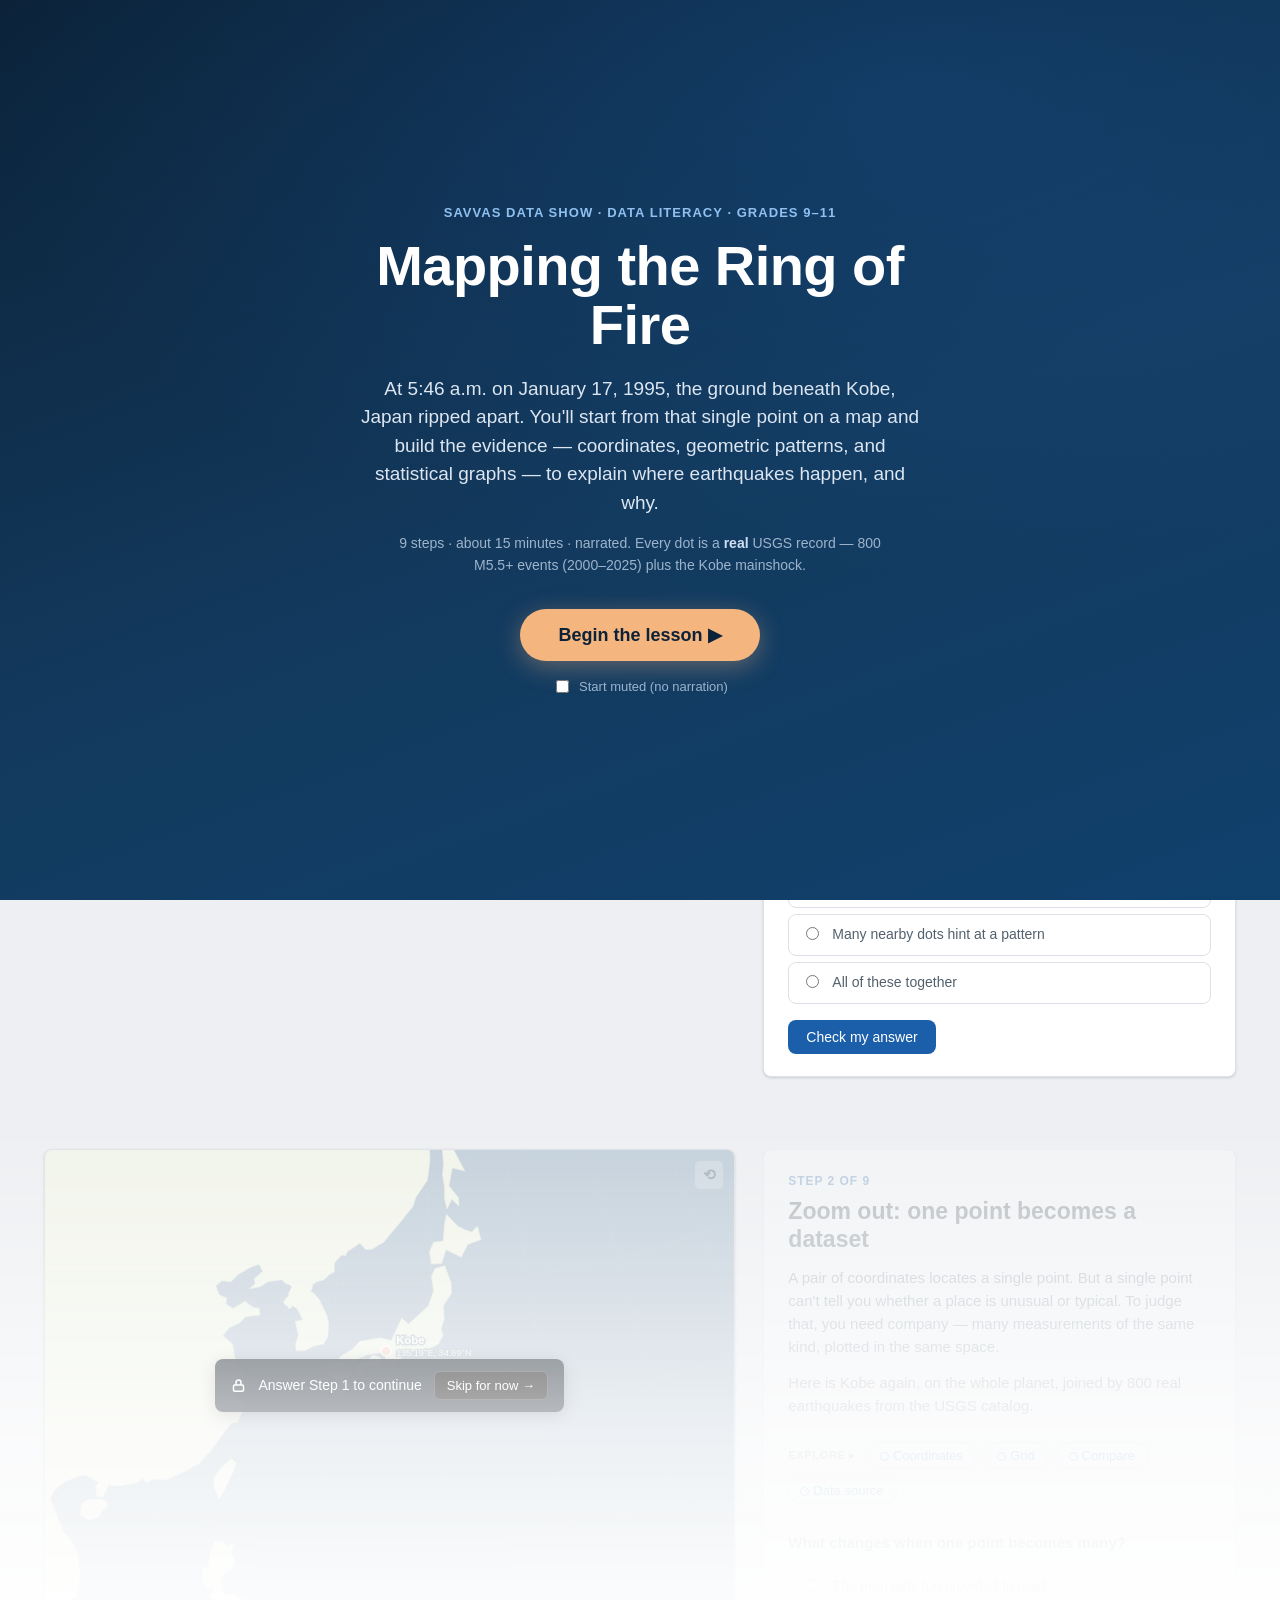
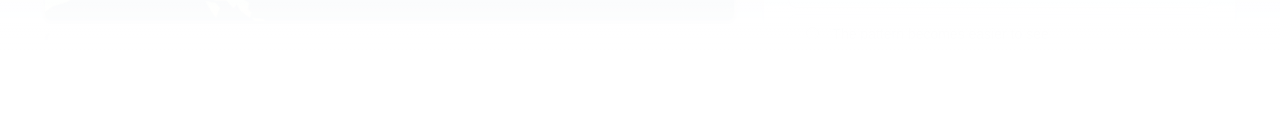
<file: earthquakes/index.html>
<!DOCTYPE html>
<html lang="en">
<head>
<meta charset="UTF-8">
<meta name="viewport" content="width=device-width, initial-scale=1.0">
<title>Mapping the Ring of Fire — Savvas Data Show</title>
<link rel="stylesheet" href="styles.css?v=13">
<link rel="stylesheet" href="../shared/data-explorer.css?v=4">
</head>
<body>

<div class="intro-screen" id="intro-screen">
  <div class="intro-inner">
    <p class="intro-kicker">Savvas Data Show · Data literacy · Grades 9–11</p>
    <h1 class="intro-title">Mapping the Ring of Fire</h1>
    <p class="intro-lede">At 5:46 a.m. on January 17, 1995, the ground beneath Kobe, Japan ripped apart.
    You'll start from that single point on a map and build the evidence — coordinates, geometric
    patterns, and statistical graphs — to explain where earthquakes happen, and why.</p>
    <p class="intro-meta">9 steps · about 15 minutes · narrated. Every dot is a <strong>real</strong>
    USGS record — 800 M5.5+ events (2000–2025) plus the Kobe mainshock.</p>
    <div class="intro-actions">
      <button class="intro-begin" id="intro-begin">Begin the lesson ▶</button>
      <label class="intro-sound"><input type="checkbox" id="intro-mute"> Start muted (no narration)</label>
    </div>
  </div>
</div>

<nav class="topnav">
  <div class="nav-left">
    <span class="brand">Savvas <strong>Data Show</strong></span>
    <span class="crumb">Mapping the Ring of Fire · Kobe, 1995</span>
  </div>
  <div class="nav-progress" aria-label="Lesson progress">
    <div class="progress-track"><div class="progress-fill" id="progress-fill"></div></div>
    <span class="progress-label" id="progress-label">0 / 9 checks</span>
  </div>
  <div class="nav-right">
    <button class="nav-btn" id="nav-sound">Sound: on</button>
    <button class="nav-btn" id="nav-notes">Notes</button>
    <button class="nav-btn" id="nav-data">Data</button>
    <button class="nav-btn" id="nav-explore">Explore</button>
  </div>
</nav>

<div class="notes-panel" id="notes-panel" hidden>
  <div class="notes-head"><span>My notes</span><button class="panel-close" id="notes-close">×</button></div>
  <textarea id="notes-text" placeholder="Jot observations here. Notes stay on this page only."></textarea>
</div>

<header class="lesson-header">
  <p class="kicker">Data literacy · Grades 9–11</p>
  <h1>Mapping the Ring of Fire</h1>
  <p class="lede">At 5:46 a.m. on January 17, 1995, the ground beneath Kobe, Japan ripped apart.
  In this lesson you'll start from that single point on a map and build the evidence — coordinates,
  geometric patterns, and statistical graphs — to explain where earthquakes happen and why.
  Every earthquake dot is <strong>real</strong>: a random sample of 800 M5.5+ events (2000–2025)
  from the USGS earthquake catalog, plus the 1995 Kobe mainshock itself.</p>
</header>

<main id="lesson">

  <!-- ============ STEP 1 ============ -->
  <section class="step" id="step-1" data-step="1">
    <div class="step-inner">
      <div class="viz-col">
        <div class="viz-frame">
          <div class="viz-container" id="viz-1" aria-label="Map of Japan with Kobe marked"></div>
          <div class="viz-controls">
            <button class="util-btn" data-util="zoom-in" title="Zoom in">+</button>
            <button class="util-btn" data-util="zoom-out" title="Zoom out">−</button>
            <button class="util-btn" data-util="reset" title="Reset view">⟲</button>
          </div>
        </div>
        <div class="instruction-bar" id="inst-1">Find the labeled dot. That is Kobe — 135.19°E, 34.69°N.</div>
      </div>
      <div class="card-col">
        <article class="story-card">
          <div class="step-label">Step 1 of 9</div>
          <h2>One morning in Kobe</h2>
          <p>Before January 1995, Kobe was not considered Japan's highest-risk city. Then a magnitude-6.9
          earthquake struck directly beneath it. On the map, Kobe is just one dot at one pair of coordinates —
          but it sits close to a known boundary zone, and it isn't alone.</p>
          <p>What spatial clues make this location worth investigating?</p>
          <div class="chip-bar">
            <span class="chip-bar-label">Explore ▸</span>
            <button class="chip" data-chip="coordinates">Coordinates</button>
            <button class="chip" data-chip="grid">Grid</button>
            <button class="chip" data-chip="boundary">Boundary zone</button>
            <button class="chip" data-chip="sample">Data source</button>
          </div>
          <div class="mcq" id="mcq-1">
            <p class="mcq-q">Which spatial clue makes Kobe's location worth a closer look?</p>
            <label class="mcq-choice"><input type="radio" name="mcq1" value="A"><span>Its coordinates tell us exactly where it is</span></label>
            <label class="mcq-choice"><input type="radio" name="mcq1" value="B"><span>It sits near a boundary zone</span></label>
            <label class="mcq-choice"><input type="radio" name="mcq1" value="C"><span>Many nearby dots hint at a pattern</span></label>
            <label class="mcq-choice"><input type="radio" name="mcq1" value="D"><span>All of these together</span></label>
            <button class="check-btn" data-check="1">Check my answer</button>
            <div class="mcq-feedback" hidden></div>
          </div>
        </article>
      </div>
    </div>
  </section>

  <!-- ============ STEP 2 ============ -->
  <section class="step" id="step-2" data-step="2">
    <div class="step-inner">
      <div class="viz-col">
        <div class="viz-frame">
          <div class="viz-container" id="viz-2" aria-label="Draggable globe centered on the western Pacific"></div>
          <div class="viz-controls">
            <button class="util-btn" data-util="reset" title="Reset view">⟲</button>
          </div>
        </div>
        <div class="instruction-bar" id="inst-2">Drag the globe to spin it. Watch one point become a dataset.</div>
      </div>
      <div class="card-col">
        <article class="story-card">
          <div class="step-label">Step 2 of 9</div>
          <h2>Zoom out: one point becomes a dataset</h2>
          <p>A pair of coordinates locates a single point. But a single point can't tell you whether a place is
          unusual or typical. To judge that, you need company — many measurements of the same kind, plotted in
          the same space.</p>
          <p>Here is Kobe again, on the whole planet, joined by 800 real earthquakes from the USGS catalog.</p>
          <div class="chip-bar">
            <span class="chip-bar-label">Explore ▸</span>
            <button class="chip" data-chip="coordinates">Coordinates</button>
            <button class="chip" data-chip="grid">Grid</button>
            <button class="chip" data-chip="compare">Compare</button>
            <button class="chip" data-chip="sample">Data source</button>
          </div>
          <div class="mcq" id="mcq-2">
            <p class="mcq-q">What changes when one point becomes many?</p>
            <label class="mcq-choice"><input type="radio" name="mcq2" value="A"><span>The map gets too crowded to read</span></label>
            <label class="mcq-choice"><input type="radio" name="mcq2" value="B"><span>The pattern becomes easier to see</span></label>
            <label class="mcq-choice"><input type="radio" name="mcq2" value="C"><span>Each individual point becomes less accurate</span></label>
            <label class="mcq-choice"><input type="radio" name="mcq2" value="D"><span>Nothing — one point tells us just as much</span></label>
            <button class="check-btn" data-check="2">Check my answer</button>
            <div class="mcq-feedback" hidden></div>
          </div>
        </article>
      </div>
    </div>
  </section>

  <!-- ============ STEP 3 ============ -->
  <section class="step" id="step-3" data-step="3">
    <div class="step-inner">
      <div class="viz-col">
        <div class="viz-frame">
          <div class="viz-container" id="viz-3" aria-label="World map with earthquake dots appearing"></div>
          <div class="viz-controls">
            <button class="util-btn" data-util="zoom-in" title="Zoom in">+</button>
            <button class="util-btn" data-util="zoom-out" title="Zoom out">−</button>
            <button class="util-btn" data-util="reset" title="Reset view">⟲</button>
            <button class="util-btn util-layer" data-util="play" title="Replay 25 years in date order">▶ 25 yr</button>
          </div>
        </div>
        <div class="instruction-bar" id="inst-3">Watch the dots arrive. Do they land everywhere — or somewhere?</div>
      </div>
      <div class="card-col">
        <article class="story-card">
          <div class="step-label">Step 3 of 9</div>
          <h2>The reveal</h2>
          <p>Here is the whole sample on a flat world map — 800 real earthquakes from 25 years of records.
          If earthquakes struck at random, the dots would sprinkle evenly across the whole map — oceans,
          continents, everywhere.</p>
          <p>They don't. The dots gather into <strong>lines</strong>, <strong>arcs</strong>, and
          <strong>clusters</strong>, tracing the edges of the Pacific. Geometry vocabulary suddenly becomes
          data vocabulary.</p>
          <div class="chip-bar">
            <span class="chip-bar-label">Explore ▸</span>
            <button class="chip" data-chip="pattern">Pattern path</button>
            <button class="chip" data-chip="compare">Compare</button>
            <button class="chip" data-chip="boundary">Boundary zones</button>
            <button class="chip" data-chip="grid">Grid</button>
          </div>
          <div class="mcq" id="mcq-3">
            <p class="mcq-q">What does the arrangement of dots reveal?</p>
            <label class="mcq-choice"><input type="radio" name="mcq3" value="A"><span>Earthquakes scatter randomly across Earth</span></label>
            <label class="mcq-choice"><input type="radio" name="mcq3" value="B"><span>The dots follow lines, arcs, and clusters along certain zones</span></label>
            <label class="mcq-choice"><input type="radio" name="mcq3" value="C"><span>Earthquakes only happen near large cities</span></label>
            <label class="mcq-choice"><input type="radio" name="mcq3" value="D"><span>The dots form an evenly spaced grid</span></label>
            <button class="check-btn" data-check="3">Check my answer</button>
            <div class="mcq-feedback" hidden></div>
          </div>
        </article>
      </div>
    </div>
  </section>

  <!-- ============ STEP 4 ============ -->
  <section class="step" id="step-4" data-step="4">
    <div class="step-inner">
      <div class="viz-col">
        <div class="viz-frame">
          <div class="viz-container" id="viz-4" aria-label="World map with one dot expanded into a data card"></div>
          <div class="viz-controls">
            <button class="util-btn" data-util="zoom-in" title="Zoom in">+</button>
            <button class="util-btn" data-util="zoom-out" title="Zoom out">−</button>
            <button class="util-btn" data-util="reset" title="Reset view">⟲</button>
          </div>
        </div>
        <div class="instruction-bar" id="inst-4">Every dot is a measurement. Open one up and read its fields.</div>
      </div>
      <div class="card-col">
        <article class="story-card">
          <div class="step-label">Step 4 of 9</div>
          <div class="expert-tag"><span class="expert-avatar">MC</span><span><strong>Dr. Maya Chen</strong><br>Earthquake Data Scientist</span></div>
          <h2>What a dot knows</h2>
          <p>"When my team records an earthquake, we never store just a dot. Each event carries a
          <strong>location</strong> (longitude, latitude), a <strong>magnitude</strong>, a <strong>depth</strong>
          below the surface, and a <strong>time</strong>. The map shows you one slice of that record —
          the other fields are waiting underneath."</p>
          <p class="fine-print">Every value shown here is a real record from the USGS earthquake catalog.</p>
          <div class="chip-bar">
            <span class="chip-bar-label">Explore ▸</span>
            <button class="chip" data-chip="coordinates">Coordinates</button>
            <button class="chip" data-chip="magnitude">Magnitude</button>
            <button class="chip" data-chip="depth">Depth groups</button>
            <button class="chip" data-chip="sample">Data source</button>
          </div>
          <div class="mcq" id="mcq-4">
            <p class="mcq-q">In this dataset, each dot encodes…</p>
            <label class="mcq-choice"><input type="radio" name="mcq4" value="A"><span>Only a location</span></label>
            <label class="mcq-choice"><input type="radio" name="mcq4" value="B"><span>Location, magnitude, depth, and time</span></label>
            <label class="mcq-choice"><input type="radio" name="mcq4" value="C"><span>Only a magnitude</span></label>
            <label class="mcq-choice"><input type="radio" name="mcq4" value="D"><span>The name of the nearest city</span></label>
            <button class="check-btn" data-check="4">Check my answer</button>
            <div class="mcq-feedback" hidden></div>
          </div>
        </article>
      </div>
    </div>
  </section>

  <!-- ============ STEP 5 ============ -->
  <section class="step" id="step-5" data-step="5">
    <div class="step-inner">
      <div class="viz-col">
        <div class="viz-frame">
          <div class="viz-container" id="viz-5" aria-label="World map for free exploration"></div>
          <div class="viz-controls">
            <button class="util-btn" data-util="zoom-in" title="Zoom in">+</button>
            <button class="util-btn" data-util="zoom-out" title="Zoom out">−</button>
            <button class="util-btn" data-util="reset" title="Reset view">⟲</button>
          </div>
        </div>
        <div class="instruction-bar" id="inst-5">Pan, zoom, hover. Explore freely — there is no wrong observation here.</div>
      </div>
      <div class="card-col">
        <article class="story-card">
          <div class="step-label">Step 5 of 9</div>
          <h2>Notice &amp; wonder</h2>
          <p>Scientists start with open eyes, not answers. Drag and zoom the map. Hover dots to read their
          values. Then tag every geometric shape you can honestly say you see — several answers can be
          true at once.</p>
          <div class="chip-bar">
            <span class="chip-bar-label">Explore ▸</span>
            <button class="chip" data-chip="pattern">Pattern path</button>
            <button class="chip" data-chip="compare">Compare</button>
            <button class="chip" data-chip="grid">Grid</button>
            <button class="chip" data-chip="boundary">Boundary zones</button>
          </div>
          <div class="mcq mcq-multi" id="mcq-5">
            <p class="mcq-q">Which shapes do you see in the dots? Tag all that apply.</p>
            <div class="tag-grid">
              <label class="mcq-choice tag"><input type="checkbox" name="mcq5" value="line"><span>Line</span></label>
              <label class="mcq-choice tag"><input type="checkbox" name="mcq5" value="curve"><span>Curve</span></label>
              <label class="mcq-choice tag"><input type="checkbox" name="mcq5" value="arc"><span>Arc</span></label>
              <label class="mcq-choice tag"><input type="checkbox" name="mcq5" value="band"><span>Band</span></label>
              <label class="mcq-choice tag"><input type="checkbox" name="mcq5" value="cluster"><span>Cluster</span></label>
              <label class="mcq-choice tag"><input type="checkbox" name="mcq5" value="scattered"><span>Scattered</span></label>
            </div>
            <button class="check-btn" data-check="5">Save my observations</button>
            <div class="mcq-feedback" hidden></div>
          </div>
        </article>
      </div>
    </div>
  </section>

  <!-- ============ STEP 6 ============ -->
  <section class="step" id="step-6" data-step="6">
    <div class="step-inner">
      <div class="viz-col">
        <div class="viz-frame">
          <div class="viz-container" id="viz-6" aria-label="World map with magnitude filter"></div>
          <div class="viz-controls">
            <button class="util-btn" data-util="zoom-in" title="Zoom in">+</button>
            <button class="util-btn" data-util="zoom-out" title="Zoom out">−</button>
            <button class="util-btn" data-util="reset" title="Reset view">⟲</button>
            <button class="util-btn util-layer" data-util="layer" title="Toggle Ring of Fire overlay">Ring</button>
          </div>
        </div>
        <div class="slider-row">
          <label for="mag-slider">Show quakes ≥ <strong id="mag-readout">M6.0</strong></label>
          <input type="range" id="mag-slider" min="6" max="8.5" step="0.1" value="6">
          <span class="slider-count" id="mag-count"></span>
        </div>
        <div class="instruction-bar" id="inst-6">Slide the magnitude filter. Watch which dots survive — and where they live.</div>
      </div>
      <div class="card-col">
        <article class="story-card">
          <div class="step-label">Step 6 of 9</div>
          <h2>Filter to sharpen the pattern</h2>
          <p>Grouping data by a variable — here, magnitude — is one of the most powerful moves in data analysis.
          As you raise the cutoff, weaker quakes drop away. The dots that remain are not scattered survivors:
          they hug the same path.</p>
          <p>Toggle the Ring overlay to compare the surviving dots against the boundary path.</p>
          <div class="chip-bar">
            <span class="chip-bar-label">Explore ▸</span>
            <button class="chip" data-chip="bins">Magnitude bins</button>
            <button class="chip" data-chip="frequency">Frequency</button>
            <button class="chip" data-chip="pattern">Pattern path</button>
            <button class="chip" data-chip="compare">Compare</button>
          </div>
          <div class="mcq" id="mcq-6">
            <p class="mcq-q"><span class="evidence-flag">Visual evidence check</span> Set the slider to M7.0 or higher, then answer: what happens to the pattern?</p>
            <label class="mcq-choice"><input type="radio" name="mcq6" value="A"><span>It disappears completely</span></label>
            <label class="mcq-choice"><input type="radio" name="mcq6" value="B"><span>The band along the Pacific edge stands out even more clearly</span></label>
            <label class="mcq-choice"><input type="radio" name="mcq6" value="C"><span>The remaining dots spread out at random</span></label>
            <label class="mcq-choice"><input type="radio" name="mcq6" value="D"><span>Nothing changes</span></label>
            <button class="check-btn" data-check="6">Check evidence</button>
            <div class="mcq-feedback" hidden></div>
          </div>
        </article>
      </div>
    </div>
  </section>

  <!-- ============ STEP 7 ============ -->
  <section class="step" id="step-7" data-step="7">
    <div class="step-inner">
      <div class="viz-col">
        <div class="viz-frame">
          <div class="viz-container" id="viz-7" aria-label="Histogram of earthquake magnitudes"></div>
        </div>
        <div class="instruction-bar" id="inst-7">Read the histogram left to right. Where do the bars tower — and where do they shrink?</div>
      </div>
      <div class="card-col">
        <article class="story-card">
          <div class="step-label">Step 7 of 9</div>
          <h2>The distribution lens</h2>
          <p>Leave the map for a moment. Count how many quakes fall in each magnitude bin and stack them into a
          histogram. The shape that appears has a name: a <strong>long right tail</strong>. Small quakes are
          everyday events; giants are vanishingly rare — but they exist, far out on the right.</p>
          <div class="chip-bar">
            <span class="chip-bar-label">Explore ▸</span>
            <button class="chip" data-chip="axes">Axes</button>
            <button class="chip" data-chip="bars">Bars</button>
            <button class="chip" data-chip="tail">Right tail</button>
            <button class="chip" data-chip="frequency">Frequency</button>
          </div>
          <div class="mcq" id="mcq-7">
            <p class="mcq-q">What does the long right tail tell us?</p>
            <label class="mcq-choice"><input type="radio" name="mcq7" value="A"><span>High-magnitude quakes are common</span></label>
            <label class="mcq-choice"><input type="radio" name="mcq7" value="B"><span>High-magnitude quakes are rare</span></label>
            <label class="mcq-choice"><input type="radio" name="mcq7" value="C"><span>Most quakes are magnitude 8 or higher</span></label>
            <label class="mcq-choice"><input type="radio" name="mcq7" value="D"><span>Magnitudes are spread evenly across all bins</span></label>
            <button class="check-btn" data-check="7">Check my answer</button>
            <div class="mcq-feedback" hidden></div>
          </div>
        </article>
      </div>
    </div>
  </section>

  <!-- ============ STEP 8 ============ -->
  <section class="step" id="step-8" data-step="8">
    <div class="step-inner">
      <div class="viz-col">
        <div class="viz-frame">
          <div class="viz-container" id="viz-8" aria-label="Scatter plot of depth versus magnitude"></div>
        </div>
        <div class="instruction-bar" id="inst-8">Each dot is one quake: depth across, magnitude up. Hunt for a trend — honestly.</div>
      </div>
      <div class="card-col">
        <article class="story-card">
          <div class="step-label">Step 8 of 9</div>
          <h2>Are deeper earthquakes stronger?</h2>
          <p>It sounds plausible: deeper rupture, bigger quake. A scatter plot lets the data answer. If depth
          drove magnitude, the cloud of dots would climb as you read rightward.</p>
          <p>Look carefully. In this real USGS sample the cloud stays flat — shallow, intermediate, and deep
          quakes all span the same range of magnitudes. <strong>Finding no clear relationship is a real
          finding</strong>, and an important one.</p>
          <div class="chip-bar">
            <span class="chip-bar-label">Explore ▸</span>
            <button class="chip" data-chip="axes">Axes</button>
            <button class="chip" data-chip="depth">Depth groups</button>
            <button class="chip" data-chip="trend">Trend guide</button>
            <button class="chip" data-chip="compare">Compare</button>
          </div>
          <div class="mcq" id="mcq-8">
            <p class="mcq-q">Based on this scatter plot, are deeper earthquakes stronger?</p>
            <label class="mcq-choice"><input type="radio" name="mcq8" value="A"><span>Yes — there is a clear positive trend</span></label>
            <label class="mcq-choice"><input type="radio" name="mcq8" value="B"><span>No — deeper quakes are clearly weaker</span></label>
            <label class="mcq-choice"><input type="radio" name="mcq8" value="C"><span>This scatter plot shows no clear relationship between depth and magnitude</span></label>
            <label class="mcq-choice"><input type="radio" name="mcq8" value="D"><span>Only shallow quakes can be strong</span></label>
            <button class="check-btn" data-check="8">Check my answer</button>
            <div class="mcq-feedback" hidden></div>
          </div>
        </article>
      </div>
    </div>
  </section>

  <!-- ============ STEP 9 ============ -->
  <section class="step" id="step-9" data-step="9">
    <div class="step-inner">
      <div class="viz-col">
        <div class="viz-frame">
          <div class="viz-container" id="viz-9" aria-label="World map with the Ring of Fire highlighted"></div>
          <div class="viz-controls">
            <button class="util-btn" data-util="zoom-in" title="Zoom in">+</button>
            <button class="util-btn" data-util="zoom-out" title="Zoom out">−</button>
            <button class="util-btn" data-util="reset" title="Reset view">⟲</button>
            <button class="util-btn util-layer" data-util="layer" title="Toggle Ring of Fire overlay">Ring</button>
            <button class="util-btn util-layer" data-util="live" title="Show real quakes from the past 7 days (USGS live feed)">Live</button>
          </div>
        </div>
        <div class="instruction-bar" id="inst-9">The path has a name. Use the map as evidence for your claim.</div>
      </div>
      <div class="card-col">
        <article class="story-card">
          <div class="step-label">Step 9 of 9</div>
          <h2>Name the finding: the Pacific Ring of Fire</h2>
          <p>The band your dots traced is the <strong>Pacific Ring of Fire</strong> — the chain of boundary
          zones wrapping the Pacific Ocean. In this USGS sample, most M6+ dots cluster along this path,
          and Kobe sits on its western edge.</p>
          <p>Now make it yours. Write a claim that uses <strong>one geometry term</strong> (band, arc, line,
          cluster…) and <strong>one number or pattern observation</strong> (a count, a magnitude, "most",
          "rare"…).</p>
          <div class="chip-bar">
            <span class="chip-bar-label">Explore ▸</span>
            <button class="chip" data-chip="pattern">Pattern path</button>
            <button class="chip" data-chip="bins">Magnitude bins</button>
            <button class="chip" data-chip="frequency">Frequency</button>
            <button class="chip" data-chip="boundary">Boundary zones</button>
          </div>
          <div class="mcq" id="mcq-9">
            <p class="mcq-q"><span class="evidence-flag">Visual evidence check</span> Your claim:</p>
            <textarea id="claim-text" rows="4" placeholder="Example shape: “Most M6+ earthquakes in this sample form a band along the Pacific edge — use the Frequency chip to get the exact count for your claim.”"></textarea>
            <div class="claim-hints">
              <span class="hint-pill" data-hint="band">band</span>
              <span class="hint-pill" data-hint="arc">arc</span>
              <span class="hint-pill" data-hint="cluster">cluster</span>
              <span class="hint-pill" data-hint="line">line</span>
            </div>
            <button class="check-btn" data-check="9">Check evidence</button>
            <div class="mcq-feedback" hidden></div>
          </div>
        </article>
      </div>
    </div>
  </section>

</main>

<section class="lesson-end" id="lesson-end">
  <p class="end-kicker">Lesson complete</p>
  <h2>You mapped the Ring of Fire.</h2>
  <p>You started from one dot at one pair of coordinates and built a full evidence chain — the same
  moves a working data scientist makes.</p>
  <ul class="end-recap">
    <li>A single point became a <strong>dataset</strong> of 800 real USGS earthquakes.</li>
    <li>The dots weren't random — they traced <strong>lines, arcs, and clusters</strong> along the Pacific edge.</li>
    <li>Every dot carries <strong>location, magnitude, depth, and time</strong>.</li>
    <li><strong>Filtering</strong> by magnitude sharpened the pattern instead of erasing it.</li>
    <li>A histogram revealed a <strong>long right tail</strong>: big quakes are rare but real.</li>
    <li>A scatter plot showed <strong>no clear link</strong> between depth and magnitude — a real finding.</li>
    <li>The pattern has a name: the <strong>Pacific Ring of Fire</strong>, and Kobe sits on its western edge.</li>
  </ul>
  <div class="end-claim" id="end-claim" hidden>
    <div class="end-claim-label">Your evidence-based claim</div>
    <blockquote id="end-claim-text"></blockquote>
  </div>
  <div class="end-actions">
    <button class="end-btn secondary" id="end-top">Back to the top</button>
    <button class="end-btn" id="end-restart">Start over</button>
  </div>
</section>

<footer class="lesson-footer">
  <p>Savvas Data Show · classroom prototype · earthquake data: USGS earthquake catalog — random sample of 800 M5.5+ events (2000–2025) + the 1995 Kobe mainshock. Part of the <a href="../" style="color:#1B5FAA">Data Show series</a> · <a href="../cholera/" style="color:#1B5FAA">The Broad Street Pump (cholera, 1854)</a> · <a href="../exoplanets/" style="color:#1B5FAA">Are We Alone? (exoplanets)</a> · <a href="../climate/" style="color:#1B5FAA">The Breathing Planet (CO₂) →</a>.</p>
</footer>

<div class="map-tooltip" id="map-tooltip" hidden></div>

<div class="celebrate-toast" id="celebrate-toast" hidden></div>

<div class="scroll-fade" id="scroll-fade" aria-hidden="true">
  <div class="scroll-cue"><span>⌄</span>scroll</div>
</div>

<div id="audio-rack" hidden>
  <audio id="audio-1" src="assets/audio/step1.mp3" preload="none"></audio>
  <audio id="audio-2" src="assets/audio/step2.mp3" preload="none"></audio>
  <audio id="audio-3" src="assets/audio/step3.mp3" preload="none"></audio>
  <audio id="audio-4" src="assets/audio/step4.mp3" preload="none"></audio>
  <audio id="audio-5" src="assets/audio/step5.mp3" preload="none"></audio>
  <audio id="audio-6" src="assets/audio/step6.mp3" preload="none"></audio>
  <audio id="audio-7" src="assets/audio/step7.mp3" preload="none"></audio>
  <audio id="audio-8" src="assets/audio/step8.mp3" preload="none"></audio>
  <audio id="audio-9" src="assets/audio/step9.mp3" preload="none"></audio>
</div>

<script src="vendor/d3.v7.min.js"></script>
<script src="vendor/topojson-client.min.js"></script>
<script src="data/land-110m.js"></script>
<script src="data/land-50m.js"></script>
<script src="data/plates.js"></script>
<script src="data/quakes.js"></script>
<script src="../shared/data-explorer.js?v=4"></script>
<script src="app.js?v=13"></script>
</body>
</html>
</file>
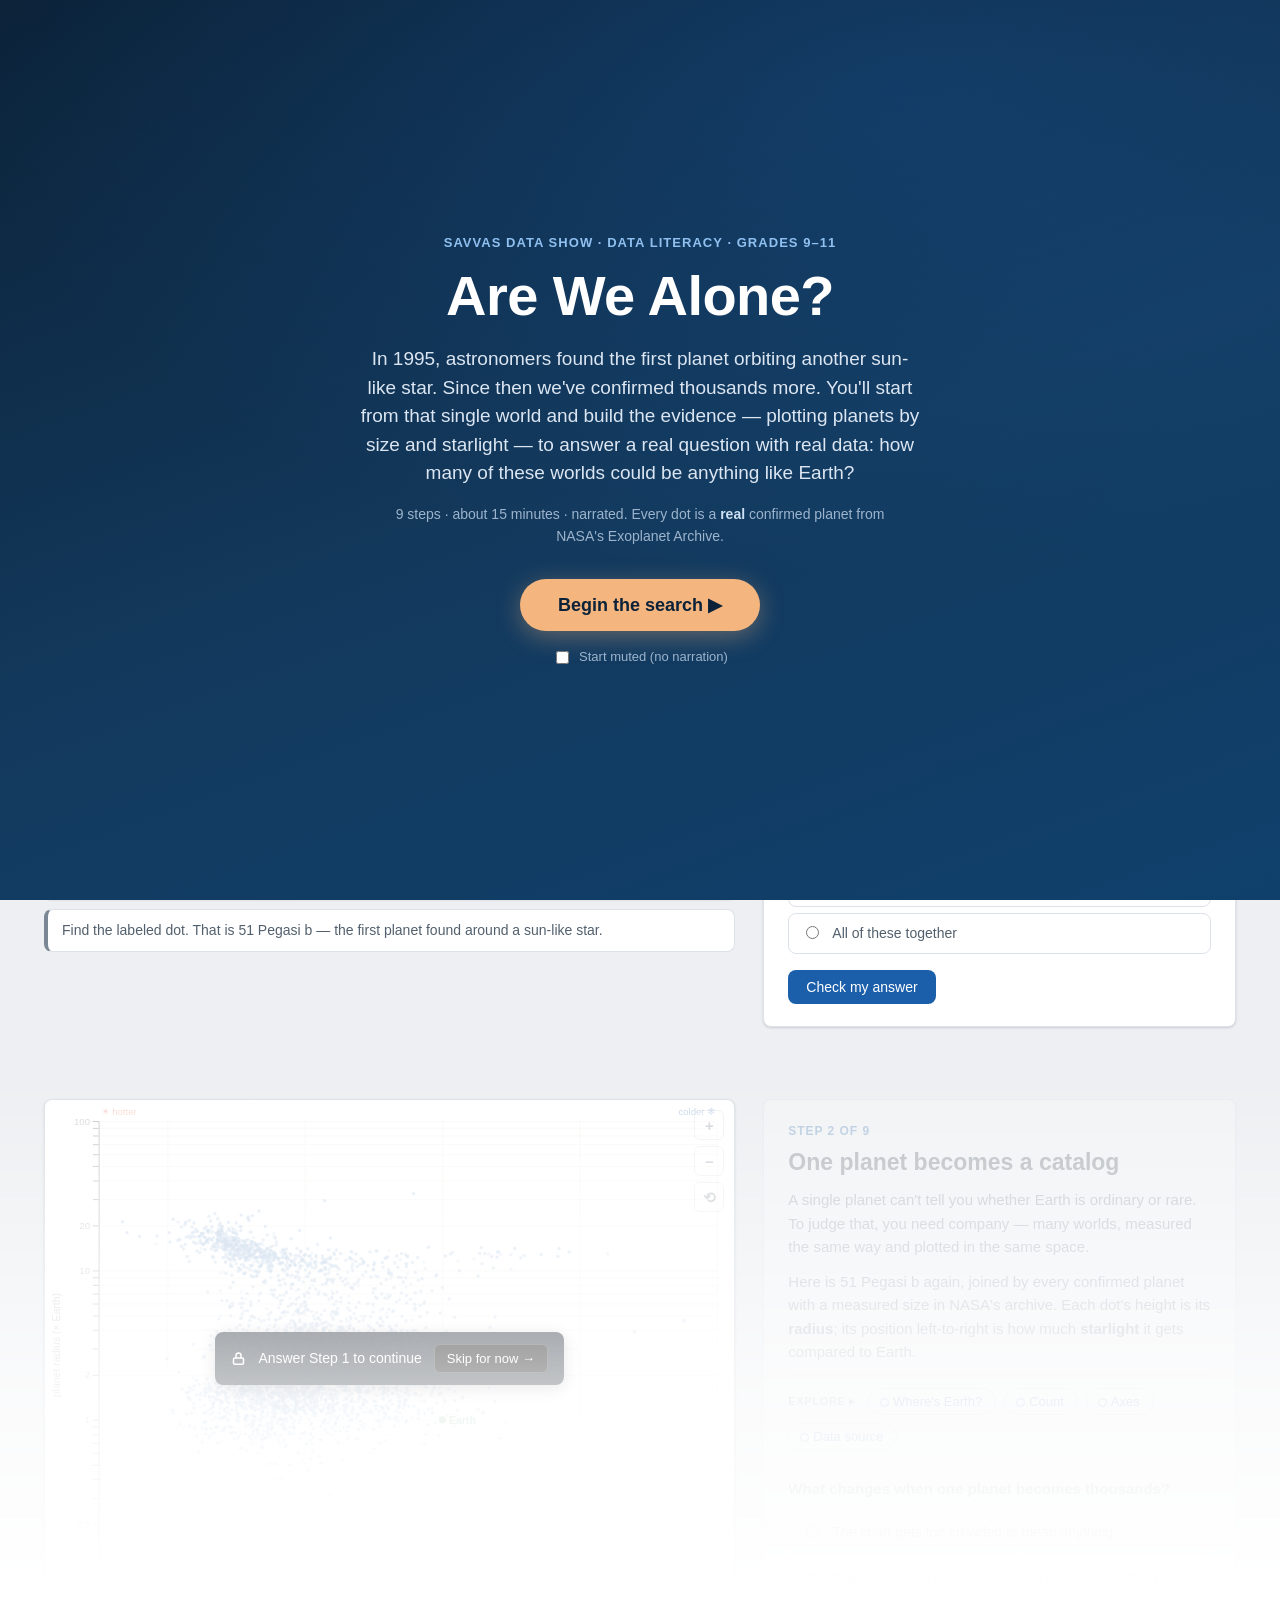
<file: exoplanets/index.html>
<!DOCTYPE html>
<html lang="en">
<head>
<meta charset="UTF-8">
<meta name="viewport" content="width=device-width, initial-scale=1.0">
<title>Are We Alone? — Savvas Data Show</title>
<link rel="stylesheet" href="styles.css?v=1">
<link rel="stylesheet" href="../shared/data-explorer.css?v=4">
</head>
<body>

<div class="intro-screen" id="intro-screen">
  <div class="intro-inner">
    <p class="intro-kicker">Savvas Data Show · Data literacy · Grades 9–11</p>
    <h1 class="intro-title">Are We Alone?</h1>
    <p class="intro-lede">In 1995, astronomers found the first planet orbiting another sun-like star.
    Since then we've confirmed thousands more. You'll start from that single world and build the evidence —
    plotting planets by size and starlight — to answer a real question with real data: how many of these
    worlds could be anything like Earth?</p>
    <p class="intro-meta">9 steps · about 15 minutes · narrated. Every dot is a <strong>real</strong>
    confirmed planet from NASA's Exoplanet Archive.</p>
    <div class="intro-actions">
      <button class="intro-begin" id="intro-begin">Begin the search ▶</button>
      <label class="intro-sound"><input type="checkbox" id="intro-mute"> Start muted (no narration)</label>
    </div>
  </div>
</div>

<nav class="topnav">
  <div class="nav-left">
    <span class="brand">Savvas <strong>Data Show</strong></span>
    <span class="crumb">Are We Alone? · NASA Exoplanet Archive</span>
  </div>
  <div class="nav-progress" aria-label="Lesson progress">
    <div class="progress-track"><div class="progress-fill" id="progress-fill"></div></div>
    <span class="progress-label" id="progress-label">0 / 9 checks</span>
  </div>
  <div class="nav-right">
    <button class="nav-btn" id="nav-sound">Sound: on</button>
    <button class="nav-btn" id="nav-notes">Notes</button>
    <button class="nav-btn" id="nav-data">Data</button>
    <button class="nav-btn" id="nav-explore">Explore</button>
  </div>
</nav>

<div class="notes-panel" id="notes-panel" hidden>
  <div class="notes-head"><span>My notes</span><button class="panel-close" id="notes-close">×</button></div>
  <textarea id="notes-text" placeholder="Jot observations here. Notes stay on this page only."></textarea>
</div>

<header class="lesson-header">
  <p class="kicker">Data literacy · Grades 9–11</p>
  <h1>Are We Alone?</h1>
  <p class="lede">For all of history, "are there other worlds like ours?" was a question for philosophers.
  Since 1995 it has become a question for <strong>data</strong>. Astronomers have now confirmed thousands
  of planets around other stars. In this lesson you'll plot them with their real measurements — size and
  starlight — and discover for yourself how many could be rocky, temperate worlds like Earth.</p>
</header>

<main id="lesson">

  <!-- ============ STEP 1 ============ -->
  <section class="step" id="step-1" data-step="1">
    <div class="step-inner">
      <div class="viz-col">
        <div class="viz-frame">
          <div class="viz-container" id="viz-1" aria-label="A single exoplanet plotted by size and starlight"></div>
          <div class="viz-controls">
            <button class="util-btn" data-util="zoom-in" title="Zoom in">+</button>
            <button class="util-btn" data-util="zoom-out" title="Zoom out">−</button>
            <button class="util-btn" data-util="reset" title="Reset view">⟲</button>
          </div>
        </div>
        <div class="instruction-bar" id="inst-1">Find the labeled dot. That is 51 Pegasi b — the first planet found around a sun-like star.</div>
      </div>
      <div class="card-col">
        <article class="story-card">
          <div class="step-label">Step 1 of 9</div>
          <h2>One world, 50 light-years away</h2>
          <p>In 1995, Michel Mayor and Didier Queloz detected <strong>51 Pegasi b</strong> — the first
          confirmed planet circling a star like our Sun. It turned out to be a "hot Jupiter": a giant world
          whipping around its star in just four days, far too scorched for life.</p>
          <p>On a chart, it's one point with a size and a temperature. What makes a single planet worth
          investigating?</p>
          <div class="chip-bar">
            <span class="chip-bar-label">Explore ▸</span>
            <button class="chip" data-chip="size">Size</button>
            <button class="chip" data-chip="starlight">Starlight</button>
            <button class="chip" data-chip="first">A first</button>
            <button class="chip" data-chip="source">Data source</button>
          </div>
          <div class="mcq" id="mcq-1">
            <p class="mcq-q">Which clue makes this planet worth a closer look?</p>
            <label class="mcq-choice"><input type="radio" name="mcq1" value="A"><span>Its measured size compared to Earth</span></label>
            <label class="mcq-choice"><input type="radio" name="mcq1" value="B"><span>How much starlight it receives</span></label>
            <label class="mcq-choice"><input type="radio" name="mcq1" value="C"><span>That thousands more might share its pattern</span></label>
            <label class="mcq-choice"><input type="radio" name="mcq1" value="D"><span>All of these together</span></label>
            <button class="check-btn" data-check="1">Check my answer</button>
            <div class="mcq-feedback" hidden></div>
          </div>
        </article>
      </div>
    </div>
  </section>

  <!-- ============ STEP 2 ============ -->
  <section class="step" id="step-2" data-step="2">
    <div class="step-inner">
      <div class="viz-col">
        <div class="viz-frame">
          <div class="viz-container" id="viz-2" aria-label="The scatter plot filling with thousands of exoplanets"></div>
          <div class="viz-controls">
            <button class="util-btn" data-util="zoom-in" title="Zoom in">+</button>
            <button class="util-btn" data-util="zoom-out" title="Zoom out">−</button>
            <button class="util-btn" data-util="reset" title="Reset view">⟲</button>
          </div>
        </div>
        <div class="instruction-bar" id="inst-2">Watch one planet become a catalog. Pan and zoom freely.</div>
      </div>
      <div class="card-col">
        <article class="story-card">
          <div class="step-label">Step 2 of 9</div>
          <h2>One planet becomes a catalog</h2>
          <p>A single planet can't tell you whether Earth is ordinary or rare. To judge that, you need
          company — many worlds, measured the same way and plotted in the same space.</p>
          <p>Here is 51 Pegasi b again, joined by every confirmed planet with a measured size in NASA's
          archive. Each dot's height is its <strong>radius</strong>; its position left-to-right is how much
          <strong>starlight</strong> it gets compared to Earth.</p>
          <div class="chip-bar">
            <span class="chip-bar-label">Explore ▸</span>
            <button class="chip" data-chip="earth">Where's Earth?</button>
            <button class="chip" data-chip="count">Count</button>
            <button class="chip" data-chip="axes">Axes</button>
            <button class="chip" data-chip="source">Data source</button>
          </div>
          <div class="mcq" id="mcq-2">
            <p class="mcq-q">What changes when one planet becomes thousands?</p>
            <label class="mcq-choice"><input type="radio" name="mcq2" value="A"><span>The chart gets too crowded to mean anything</span></label>
            <label class="mcq-choice"><input type="radio" name="mcq2" value="B"><span>Patterns across the whole catalog become possible to see</span></label>
            <label class="mcq-choice"><input type="radio" name="mcq2" value="C"><span>Each individual measurement becomes less accurate</span></label>
            <label class="mcq-choice"><input type="radio" name="mcq2" value="D"><span>Nothing — one planet tells us just as much</span></label>
            <button class="check-btn" data-check="2">Check my answer</button>
            <div class="mcq-feedback" hidden></div>
          </div>
        </article>
      </div>
    </div>
  </section>

  <!-- ============ STEP 3 ============ -->
  <section class="step" id="step-3" data-step="3">
    <div class="step-inner">
      <div class="viz-col">
        <div class="viz-frame">
          <div class="viz-container" id="viz-3" aria-label="Exoplanet scatter plot revealing clumps"></div>
          <div class="viz-controls">
            <button class="util-btn" data-util="zoom-in" title="Zoom in">+</button>
            <button class="util-btn" data-util="zoom-out" title="Zoom out">−</button>
            <button class="util-btn" data-util="reset" title="Reset view">⟲</button>
            <button class="util-btn util-layer" data-util="shuffle" title="Compare: scatter the same planets at random">⤨ Shuffle</button>
          </div>
        </div>
        <div class="instruction-bar" id="inst-3">Do the planets spread evenly — or gather into groups?</div>
      </div>
      <div class="card-col">
        <article class="story-card">
          <div class="step-label">Step 3 of 9</div>
          <h2>The reveal</h2>
          <p>Here is the whole catalog. If planets came in every possible combination of size and starlight,
          the dots would fill the chart evenly.</p>
          <p>They don't. They gather into <strong>clumps</strong> — a dense band of giant "hot Jupiters,"
          a crowd of smaller "sub-Neptunes" — while wide regions stay nearly empty. Press <strong>Shuffle</strong>
          to scatter the same planets at random and watch the structure disappear.</p>
          <div class="chip-bar">
            <span class="chip-bar-label">Explore ▸</span>
            <button class="chip" data-chip="clumps">Clumps</button>
            <button class="chip" data-chip="compare">Compare</button>
            <button class="chip" data-chip="earth">Where's Earth?</button>
            <button class="chip" data-chip="count">Count</button>
          </div>
          <div class="mcq" id="mcq-3">
            <p class="mcq-q">What does the arrangement of dots reveal?</p>
            <label class="mcq-choice"><input type="radio" name="mcq3" value="A"><span>Planets fill every size-and-starlight combination evenly</span></label>
            <label class="mcq-choice"><input type="radio" name="mcq3" value="B"><span>The planets gather into clumps, leaving wide regions nearly empty</span></label>
            <label class="mcq-choice"><input type="radio" name="mcq3" value="C"><span>Every planet is about the same size as Earth</span></label>
            <label class="mcq-choice"><input type="radio" name="mcq3" value="D"><span>The dots form one evenly spaced grid</span></label>
            <button class="check-btn" data-check="3">Check my answer</button>
            <div class="mcq-feedback" hidden></div>
          </div>
        </article>
      </div>
    </div>
  </section>

  <!-- ============ STEP 4 ============ -->
  <section class="step" id="step-4" data-step="4">
    <div class="step-inner">
      <div class="viz-col">
        <div class="viz-frame">
          <div class="viz-container" id="viz-4" aria-label="One planet's full record opened"></div>
          <div class="viz-controls">
            <button class="util-btn" data-util="zoom-in" title="Zoom in">+</button>
            <button class="util-btn" data-util="zoom-out" title="Zoom out">−</button>
            <button class="util-btn" data-util="reset" title="Reset view">⟲</button>
          </div>
        </div>
        <div class="instruction-bar" id="inst-4">Every dot is a world and a record. Click one to read its fields.</div>
      </div>
      <div class="card-col">
        <article class="story-card">
          <div class="step-label">Step 4 of 9</div>
          <div class="expert-tag"><span class="expert-avatar">AR</span><span><strong>Dr. Aki Reyes</strong><br>Exoplanet Astronomer</span></div>
          <h2>What a planet knows</h2>
          <p>"We never store just a dot. Each confirmed planet carries a <strong>radius</strong> and often a
          <strong>mass</strong>, an <strong>orbit</strong> (its period and distance from its star), the
          <strong>starlight</strong> it receives, and the <strong>method and year</strong> we found it. The
          chart draws two of those numbers — the rest sit underneath."</p>
          <p class="fine-print">Every value is a real NASA Archive measurement. Fields left blank were simply
          never measured for that planet — so we don't invent them.</p>
          <div class="chip-bar">
            <span class="chip-bar-label">Explore ▸</span>
            <button class="chip" data-chip="size">Radius</button>
            <button class="chip" data-chip="orbit">Orbit</button>
            <button class="chip" data-chip="method">How found</button>
            <button class="chip" data-chip="source">Data source</button>
          </div>
          <div class="mcq" id="mcq-4">
            <p class="mcq-q">In this dataset, each planet record encodes…</p>
            <label class="mcq-choice"><input type="radio" name="mcq4" value="A"><span>Only a size</span></label>
            <label class="mcq-choice"><input type="radio" name="mcq4" value="B"><span>Size, orbit, starlight, and how and when it was found</span></label>
            <label class="mcq-choice"><input type="radio" name="mcq4" value="C"><span>Only the year it was discovered</span></label>
            <label class="mcq-choice"><input type="radio" name="mcq4" value="D"><span>Whether aliens live there</span></label>
            <button class="check-btn" data-check="4">Check my answer</button>
            <div class="mcq-feedback" hidden></div>
          </div>
        </article>
      </div>
    </div>
  </section>

  <!-- ============ STEP 5 ============ -->
  <section class="step" id="step-5" data-step="5">
    <div class="step-inner">
      <div class="viz-col">
        <div class="viz-frame">
          <div class="viz-container" id="viz-5" aria-label="Exoplanet scatter for free exploration"></div>
          <div class="viz-controls">
            <button class="util-btn" data-util="zoom-in" title="Zoom in">+</button>
            <button class="util-btn" data-util="zoom-out" title="Zoom out">−</button>
            <button class="util-btn" data-util="reset" title="Reset view">⟲</button>
          </div>
        </div>
        <div class="instruction-bar" id="inst-5">Pan, zoom, hover. Explore freely — there is no wrong observation here.</div>
      </div>
      <div class="card-col">
        <article class="story-card">
          <div class="step-label">Step 5 of 9</div>
          <h2>Notice &amp; wonder</h2>
          <p>Scientists start with open eyes, not answers. Drag and zoom the chart. Hover dots to read their
          values. Then tag every shape you can honestly say you see — several answers can be true at once.</p>
          <div class="chip-bar">
            <span class="chip-bar-label">Explore ▸</span>
            <button class="chip" data-chip="clumps">Clumps</button>
            <button class="chip" data-chip="earth">Where's Earth?</button>
            <button class="chip" data-chip="compare">Compare</button>
            <button class="chip" data-chip="count">Count</button>
          </div>
          <div class="mcq mcq-multi" id="mcq-5">
            <p class="mcq-q">Which shapes do you see in the dots? Tag all that apply.</p>
            <div class="tag-grid">
              <label class="mcq-choice tag"><input type="checkbox" name="mcq5" value="clump"><span>Clump</span></label>
              <label class="mcq-choice tag"><input type="checkbox" name="mcq5" value="band"><span>Band</span></label>
              <label class="mcq-choice tag"><input type="checkbox" name="mcq5" value="gap"><span>Gap</span></label>
              <label class="mcq-choice tag"><input type="checkbox" name="mcq5" value="empty region"><span>Empty region</span></label>
              <label class="mcq-choice tag"><input type="checkbox" name="mcq5" value="outliers"><span>Outliers</span></label>
              <label class="mcq-choice tag"><input type="checkbox" name="mcq5" value="scattered"><span>Scattered</span></label>
            </div>
            <button class="check-btn" data-check="5">Save my observations</button>
            <div class="mcq-feedback" hidden></div>
          </div>
        </article>
      </div>
    </div>
  </section>

  <!-- ============ STEP 6 ============ -->
  <section class="step" id="step-6" data-step="6">
    <div class="step-inner">
      <div class="viz-col">
        <div class="viz-frame">
          <div class="viz-container" id="viz-6" aria-label="Scatter plot with the habitable zone box"></div>
          <div class="viz-controls">
            <button class="util-btn" data-util="zoom-in" title="Zoom in">+</button>
            <button class="util-btn" data-util="zoom-out" title="Zoom out">−</button>
            <button class="util-btn" data-util="reset" title="Reset view">⟲</button>
            <button class="util-btn util-layer" data-util="box" title="Show the Earth-like box (rocky size + habitable starlight)">▢ Earth-like box</button>
          </div>
        </div>
        <div class="slider-row">
          <label for="size-slider">Keep planets smaller than <strong id="size-readout">4.0 R⊕</strong></label>
          <input type="range" id="size-slider" min="1" max="20" step="0.5" value="20">
          <span class="slider-count" id="size-count"></span>
        </div>
        <div class="instruction-bar" id="inst-6">Draw the Earth-like box, then shrink the size filter. How many planets survive?</div>
      </div>
      <div class="card-col">
        <article class="story-card">
          <div class="step-label">Step 6 of 9</div>
          <h2>Filter to the worlds that matter</h2>
          <p>"Earth-like" has a testable meaning. A planet is a candidate for life if it is roughly
          <strong>rocky-sized</strong> (about 0.5–1.6 Earth radii) <em>and</em> gets roughly
          <strong>Earth-like starlight</strong> (0.25–1.5 times Earth's) — not so much that oceans boil, not
          so little that they freeze. That's the green box.</p>
          <p>Turn on the box and lower the size filter. The thousands collapse to a small group sitting near
          Earth's own spot.</p>
          <div class="chip-bar">
            <span class="chip-bar-label">Explore ▸</span>
            <button class="chip" data-chip="box">Earth-like box</button>
            <button class="chip" data-chip="earth">Where's Earth?</button>
            <button class="chip" data-chip="count">Count inside</button>
            <button class="chip" data-chip="clumps">Clumps</button>
          </div>
          <div class="mcq" id="mcq-6">
            <p class="mcq-q"><span class="evidence-flag">Visual evidence check</span> Turn on the Earth-like box, then answer: how many planets fall inside it?</p>
            <label class="mcq-choice"><input type="radio" name="mcq6" value="A"><span>About half of all known planets</span></label>
            <label class="mcq-choice"><input type="radio" name="mcq6" value="B"><span>Only a small handful, clustered near Earth's spot</span></label>
            <label class="mcq-choice"><input type="radio" name="mcq6" value="C"><span>None at all — the box is empty</span></label>
            <label class="mcq-choice"><input type="radio" name="mcq6" value="D"><span>Every planet in the catalog</span></label>
            <button class="check-btn" data-check="6">Check evidence</button>
            <div class="mcq-feedback" hidden></div>
          </div>
        </article>
      </div>
    </div>
  </section>

  <!-- ============ STEP 7 ============ -->
  <section class="step" id="step-7" data-step="7">
    <div class="step-inner">
      <div class="viz-col">
        <div class="viz-frame">
          <div class="viz-container" id="viz-7" aria-label="Histogram of planet sizes"></div>
        </div>
        <div class="instruction-bar" id="inst-7">Read the histogram left to right. Where do the bars tower — and where does Earth's size land?</div>
      </div>
      <div class="card-col">
        <article class="story-card">
          <div class="step-label">Step 7 of 9</div>
          <h2>The distribution lens</h2>
          <p>Leave the scatter for a moment. Count how many planets fall in each size range and stack them
          into a histogram. Grouping by a variable — here, radius — is one of the most powerful moves in
          analysis.</p>
          <p>The bars tower in the "super-Earth to Neptune" range. Earth-sized worlds (near 1 R⊕) are a
          <strong>minority</strong>, not the norm — at least among the planets we've managed to find.</p>
          <div class="chip-bar">
            <span class="chip-bar-label">Explore ▸</span>
            <button class="chip" data-chip="axes">Axes</button>
            <button class="chip" data-chip="bars">Bars</button>
            <button class="chip" data-chip="earthbar">Earth's size</button>
            <button class="chip" data-chip="count">Count</button>
          </div>
          <div class="mcq" id="mcq-7">
            <p class="mcq-q">What does this size histogram tell us?</p>
            <label class="mcq-choice"><input type="radio" name="mcq7" value="A"><span>Most known planets are Earth-sized</span></label>
            <label class="mcq-choice"><input type="radio" name="mcq7" value="B"><span>Earth-sized planets are a minority; bigger super-Earths and Neptunes dominate the catalog</span></label>
            <label class="mcq-choice"><input type="radio" name="mcq7" value="C"><span>All planets are larger than Neptune</span></label>
            <label class="mcq-choice"><input type="radio" name="mcq7" value="D"><span>Planet sizes are spread perfectly evenly</span></label>
            <button class="check-btn" data-check="7">Check my answer</button>
            <div class="mcq-feedback" hidden></div>
          </div>
        </article>
      </div>
    </div>
  </section>

  <!-- ============ STEP 8 ============ -->
  <section class="step" id="step-8" data-step="8">
    <div class="step-inner">
      <div class="viz-col">
        <div class="viz-frame">
          <div class="viz-container" id="viz-8" aria-label="Scatter plot colored by discovery method"></div>
          <div class="viz-controls">
            <button class="util-btn" data-util="reset" title="Reset view">⟲</button>
            <button class="util-btn util-layer" data-util="method" title="Color planets by how they were discovered">Color by method</button>
          </div>
        </div>
        <div class="instruction-bar" id="inst-8">Color the dots by how each planet was found. Does the method shape what we see?</div>
      </div>
      <div class="card-col">
        <article class="story-card">
          <div class="step-label">Step 8 of 9</div>
          <h2>Why does the catalog look like this?</h2>
          <p>Here's the twist a good data scientist always checks: a pattern can come from the world
          <em>or</em> from how we measured it. Color each planet by its <strong>discovery method</strong> and
          a bias appears — our main techniques find <strong>big planets close to their stars</strong> most
          easily, because those block more light and tug their stars harder.</p>
          <p>So the empty "Earth-like" corner is partly real and partly a <strong>blind spot</strong>: small,
          temperate worlds are simply the hardest to detect. Reading data means asking how it was collected.</p>
          <div class="chip-bar">
            <span class="chip-bar-label">Explore ▸</span>
            <button class="chip" data-chip="method">By method</button>
            <button class="chip" data-chip="transit">Transit</button>
            <button class="chip" data-chip="rv">Radial velocity</button>
            <button class="chip" data-chip="bias">Blind spot</button>
          </div>
          <div class="mcq" id="mcq-8">
            <p class="mcq-q">Why are there so few Earth-like planets in the data?</p>
            <label class="mcq-choice"><input type="radio" name="mcq8" value="A"><span>Earth-like planets definitely don't exist elsewhere</span></label>
            <label class="mcq-choice"><input type="radio" name="mcq8" value="B"><span>Partly they're rare in our sample, and partly small temperate worlds are the hardest to detect</span></label>
            <label class="mcq-choice"><input type="radio" name="mcq8" value="C"><span>Astronomers simply forgot to look for them</span></label>
            <label class="mcq-choice"><input type="radio" name="mcq8" value="D"><span>The discovery method makes no difference at all</span></label>
            <button class="check-btn" data-check="8">Check my answer</button>
            <div class="mcq-feedback" hidden></div>
          </div>
        </article>
      </div>
    </div>
  </section>

  <!-- ============ STEP 9 ============ -->
  <section class="step" id="step-9" data-step="9">
    <div class="step-inner">
      <div class="viz-col">
        <div class="viz-frame">
          <div class="viz-container" id="viz-9" aria-label="Scatter plot with the habitable candidates highlighted"></div>
          <div class="viz-controls">
            <button class="util-btn" data-util="zoom-in" title="Zoom in">+</button>
            <button class="util-btn" data-util="zoom-out" title="Zoom out">−</button>
            <button class="util-btn" data-util="reset" title="Reset view">⟲</button>
            <button class="util-btn util-layer" data-util="reveal" title="Spotlight the Earth-like candidates">★ Spotlight candidates</button>
          </div>
        </div>
        <div class="instruction-bar" id="inst-9">The evidence points to a small, precious group. Make the claim, then spotlight them.</div>
      </div>
      <div class="card-col">
        <article class="story-card">
          <div class="step-label">Step 9 of 9</div>
          <h2>Name the finding: rare, but not zero</h2>
          <p>Out of thousands of confirmed worlds, only a small group sits in the Earth-like box — rocky-sized
          and bathed in Earth-like starlight. They are humanity's first real shortlist of places that
          <em>could</em> host liquid water, and the next great telescopes are aimed straight at them.</p>
          <p>Now make it yours. Write a claim that uses <strong>one shape word</strong> (clump, box, band,
          gap…) and <strong>one number or pattern observation</strong> (a count, "most", "rare"…).</p>
          <div class="chip-bar">
            <span class="chip-bar-label">Explore ▸</span>
            <button class="chip" data-chip="box">Earth-like box</button>
            <button class="chip" data-chip="count">Count inside</button>
            <button class="chip" data-chip="earth">Where's Earth?</button>
            <button class="chip" data-chip="bias">Blind spot</button>
          </div>
          <div class="mcq" id="mcq-9">
            <p class="mcq-q"><span class="evidence-flag">Visual evidence check</span> Your claim:</p>
            <textarea id="claim-text" rows="4" placeholder="Example shape: “Only a small clump of planets sits inside the Earth-like box — about ___ of the thousands we've found — use the Count chip to fill in the number.”"></textarea>
            <div class="claim-hints">
              <span class="hint-pill" data-hint="clump">clump</span>
              <span class="hint-pill" data-hint="box">box</span>
              <span class="hint-pill" data-hint="band">band</span>
              <span class="hint-pill" data-hint="gap">gap</span>
            </div>
            <button class="check-btn" data-check="9">Check evidence</button>
            <div class="mcq-feedback" hidden></div>
          </div>
        </article>
      </div>
    </div>
  </section>

</main>

<section class="lesson-end" id="lesson-end">
  <p class="end-kicker">Search complete</p>
  <h2>You found the shortlist for life.</h2>
  <p>You started from one scorched giant and built a full evidence chain — the same moves astronomers use to
  turn a sky full of dots into a map of possible worlds.</p>
  <ul class="end-recap">
    <li>A single planet became a <strong>catalog</strong> of thousands of real NASA records.</li>
    <li>The planets weren't spread evenly — they gathered into <strong>clumps</strong>.</li>
    <li>Every record carries <strong>size, orbit, starlight, and how it was found</strong>.</li>
    <li>An <strong>Earth-like box</strong> (rocky size + habitable starlight) filtered thousands down to a handful.</li>
    <li>A histogram showed Earth-sized worlds are a <strong>minority</strong> of the catalog.</li>
    <li>Coloring by method revealed a <strong>detection blind spot</strong>: small temperate worlds are hardest to find.</li>
    <li>The finding: potentially habitable worlds are <strong>rare, but not zero</strong>.</li>
  </ul>
  <div class="end-claim" id="end-claim" hidden>
    <div class="end-claim-label">Your evidence-based claim</div>
    <blockquote id="end-claim-text"></blockquote>
  </div>
  <div class="end-actions">
    <button class="end-btn secondary" id="end-top">Back to the top</button>
    <button class="end-btn" id="end-restart">Start over</button>
  </div>
</section>

<footer class="lesson-footer">
  <p>Savvas Data Show · classroom prototype · planet data: <strong>NASA Exoplanet Archive</strong>
  (pscomppars confirmed-planet table). Part of the <a href="../" style="color:#1B5FAA">Data Show series</a> ·
  <a href="../earthquakes/" style="color:#1B5FAA">← Mapping the Ring of Fire (earthquakes)</a> ·
  <a href="../cholera/" style="color:#1B5FAA">The Broad Street Pump (cholera)</a> ·
  <a href="../climate/" style="color:#1B5FAA">The Breathing Planet (CO₂) →</a>.</p>
</footer>

<div class="map-tooltip" id="map-tooltip" hidden></div>

<div class="celebrate-toast" id="celebrate-toast" hidden></div>

<div class="scroll-fade" id="scroll-fade" aria-hidden="true">
  <div class="scroll-cue"><span>⌄</span>scroll</div>
</div>

<div id="audio-rack" hidden>
  <audio id="audio-1" src="assets/audio/step1.mp3" preload="none"></audio>
  <audio id="audio-2" src="assets/audio/step2.mp3" preload="none"></audio>
  <audio id="audio-3" src="assets/audio/step3.mp3" preload="none"></audio>
  <audio id="audio-4" src="assets/audio/step4.mp3" preload="none"></audio>
  <audio id="audio-5" src="assets/audio/step5.mp3" preload="none"></audio>
  <audio id="audio-6" src="assets/audio/step6.mp3" preload="none"></audio>
  <audio id="audio-7" src="assets/audio/step7.mp3" preload="none"></audio>
  <audio id="audio-8" src="assets/audio/step8.mp3" preload="none"></audio>
  <audio id="audio-9" src="assets/audio/step9.mp3" preload="none"></audio>
</div>

<script src="d3.v7.min.js"></script>
<script src="data/planets.js"></script>
<script src="../shared/data-explorer.js?v=4"></script>
<script src="app.js?v=2"></script>
</body>
</html>
</file>
<file: cholera/styles.css>
/* ============ Map Earth's Anger — Savvas Data Show ============ */

:root {
  --surface: #EDEFF2;
  --card: #FFFFFF;
  --ink: #1F2933;
  --ink-soft: #52606D;
  --ink-faint: #7B8794;
  --primary: #1B5FAA;
  --primary-dark: #134878;
  --ocean: #0F406C;
  --land: #C5D4AD;
  --land-stroke: #97A883;
  --quake: #D95F44;
  --success: #1E7D45;
  --warn: #B3700E;
  --error: #B3372B;
  --info: #1B5FAA;
  --radius: 8px;
  --shadow: 0 1px 3px rgba(31,41,51,0.10), 0 1px 2px rgba(31,41,51,0.06);
  --depth-shallow: #3B82C4;
  --depth-mid: #E2A33D;
  --depth-deep: #8E5BA6;
}

* { box-sizing: border-box; }

html { scroll-behavior: smooth; }

/* ---------- Intro / start screen ---------- */
.intro-screen {
  position: fixed;
  inset: 0;
  z-index: 200;
  display: flex;
  align-items: center;
  justify-content: center;
  padding: 32px;
  background:
    radial-gradient(120% 90% at 70% 10%, rgba(27,95,170,0.28), transparent 60%),
    linear-gradient(160deg, #0B2238 0%, #133A5E 55%, #0F406C 100%);
  color: #F4F7FB;
  opacity: 1;
  transition: opacity 0.5s ease;
}
.intro-screen.is-leaving { opacity: 0; pointer-events: none; }
.intro-screen[hidden] { display: none; }
.intro-inner { max-width: 640px; text-align: center; }
.intro-kicker {
  font-size: 13px; font-weight: 600; letter-spacing: 0.08em;
  text-transform: uppercase; color: #8FC0F0; margin-bottom: 14px;
}
.intro-title {
  font-size: 56px; line-height: 1.05; margin: 0 0 20px;
  color: #FFFFFF; letter-spacing: -0.01em;
}
.intro-lede { font-size: 19px; line-height: 1.5; color: #DCE6F2; margin: 0 auto 16px; max-width: 560px; }
.intro-meta { font-size: 14px; color: #9DB4CC; margin: 0 auto 32px; max-width: 520px; }
.intro-meta strong { color: #CFE0F2; }
.intro-actions { display: flex; flex-direction: column; align-items: center; gap: 16px; }
.intro-begin {
  font-size: 18px; font-weight: 600; color: #0B2238;
  background: #F5B57E; border: none; border-radius: 999px;
  padding: 15px 38px; cursor: pointer;
  box-shadow: 0 6px 24px rgba(245,181,126,0.35);
  transition: transform 0.12s ease, box-shadow 0.12s ease, background 0.12s ease;
}
.intro-begin:hover { background: #FFC796; transform: translateY(-1px); box-shadow: 0 8px 30px rgba(245,181,126,0.45); }
.intro-begin:active { transform: translateY(0); }
.intro-sound { font-size: 13px; color: #9DB4CC; display: inline-flex; align-items: center; gap: 7px; cursor: pointer; }
.intro-sound input { accent-color: #F5B57E; }
@media (max-width: 560px) { .intro-title { font-size: 40px; } .intro-lede { font-size: 17px; } }

body {
  margin: 0;
  background: var(--surface);
  color: var(--ink);
  font-family: "Inter", "Helvetica Neue", Arial, sans-serif;
  font-size: 16px;
  line-height: 1.55;
  overscroll-behavior-y: none;
}

h1, h2, h3 { font-weight: 600; line-height: 1.2; margin: 0 0 12px; }
p { margin: 0 0 12px; font-weight: 400; }
button { font-family: inherit; cursor: pointer; }

/* ---------- Top nav ---------- */
.topnav {
  position: fixed;
  top: 0; left: 0; right: 0;
  z-index: 100;
  display: flex;
  align-items: center;
  gap: 24px;
  padding: 10px 24px;
  background: var(--card);
  border-bottom: 1px solid #DDE2E8;
}
.nav-left { display: flex; align-items: baseline; gap: 16px; min-width: 0; }
.brand { font-size: 15px; color: var(--ink); white-space: nowrap; }
.brand strong { font-weight: 600; color: var(--primary); }
.crumb { font-size: 13px; color: var(--ink-faint); white-space: nowrap; overflow: hidden; text-overflow: ellipsis; }
.nav-progress { flex: 1; display: flex; align-items: center; gap: 10px; min-width: 120px; }
.progress-track { flex: 1; height: 6px; background: #DDE2E8; border-radius: 3px; overflow: hidden; }
.progress-fill { height: 100%; width: 0%; background: var(--primary); border-radius: 3px; transition: width 0.5s ease; }
.progress-label { font-size: 12px; color: var(--ink-faint); white-space: nowrap; }
.nav-right { display: flex; gap: 8px; }
.nav-btn {
  background: var(--primary); color: #fff; border: none;
  padding: 6px 14px; border-radius: 6px; font-size: 13px; font-weight: 500;
}
.nav-btn:hover { background: var(--primary-dark); }

/* ---------- Notes panel & data modal ---------- */
.notes-panel {
  position: fixed; top: 56px; right: 16px; z-index: 99;
  width: 300px; background: var(--card); border: 1px solid #DDE2E8;
  border-radius: var(--radius); box-shadow: var(--shadow); padding: 12px;
}
.notes-head { display: flex; justify-content: space-between; align-items: center; font-weight: 600; font-size: 14px; margin-bottom: 8px; }
.panel-close { background: none; border: none; font-size: 20px; color: var(--ink-faint); line-height: 1; padding: 0 4px; }
.notes-panel textarea {
  width: 100%; height: 180px; resize: vertical; border: 1px solid #DDE2E8;
  border-radius: 6px; padding: 8px; font-family: inherit; font-size: 13px;
}
.data-modal[hidden], .notes-panel[hidden] { display: none; }
.data-modal {
  position: fixed; inset: 0; z-index: 110;
  background: rgba(31,41,51,0.45);
  display: flex; align-items: center; justify-content: center;
}
.data-modal-inner {
  background: var(--card); border-radius: var(--radius); padding: 18px;
  width: min(680px, 92vw); max-height: 80vh; display: flex; flex-direction: column;
}
.data-note { font-size: 13px; color: var(--ink-soft); }
.data-table-wrap { overflow: auto; border: 1px solid #DDE2E8; border-radius: 6px; }
#data-table { border-collapse: collapse; width: 100%; font-size: 12.5px; }
#data-table th, #data-table td { padding: 5px 10px; text-align: left; border-bottom: 1px solid #EEF1F4; white-space: nowrap; }
#data-table th { position: sticky; top: 0; background: #F4F6F8; font-weight: 600; }

/* ---------- Header / footer ---------- */
.lesson-header {
  max-width: 880px; margin: 0 auto; padding: 110px 24px 30px;
}
.kicker { font-size: 13px; font-weight: 500; letter-spacing: 0.06em; text-transform: uppercase; color: var(--primary); margin-bottom: 6px; }
.lesson-header h1 { font-size: 40px; }
.lede { font-size: 17px; color: var(--ink-soft); max-width: 760px; }
.lesson-footer { text-align: center; padding: 36px 24px 48px; font-size: 13px; color: var(--ink-faint); }

/* ---------- Step layout ---------- */
.step { padding: 36px 0; }
.step-inner {
  max-width: 1240px; margin: 0 auto; padding: 0 24px;
  display: flex; gap: 28px; align-items: flex-start;
}
.viz-col { flex: 0 0 58%; min-width: 0; }
.card-col { flex: 1; min-width: 0; }

.viz-frame {
  position: relative;
  background: var(--card);
  border: 1px solid #DDE2E8;
  border-radius: var(--radius);
  box-shadow: var(--shadow);
  overflow: hidden;
}
.viz-container { width: 100%; }
.viz-container svg { display: block; width: 100%; height: auto; }

.viz-controls {
  position: absolute; top: 10px; right: 10px;
  display: flex; flex-direction: column; gap: 6px;
}
.util-btn {
  width: 30px; height: 30px; border-radius: 6px;
  border: 1px solid #C9D1DA; background: rgba(255,255,255,0.92);
  color: var(--ink-soft); font-size: 15px; font-weight: 600; line-height: 1;
  display: flex; align-items: center; justify-content: center;
}
.util-btn:hover { background: #fff; color: var(--ink); }
.util-btn.util-layer { width: auto; padding: 0 8px; font-size: 11px; letter-spacing: 0.03em; }
.util-btn.active { background: var(--primary); border-color: var(--primary); color: #fff; }

.instruction-bar {
  margin-top: 10px;
  padding: 10px 14px;
  background: var(--card);
  border: 1px solid #DDE2E8;
  border-left: 4px solid var(--ink-faint);
  border-radius: var(--radius);
  font-size: 14px;
  color: var(--ink-soft);
  transition: border-color 0.3s, color 0.3s;
}
.instruction-bar.tone-info   { border-left-color: var(--info);    color: var(--info); }
.instruction-bar.tone-success{ border-left-color: var(--success); color: var(--success); }
.instruction-bar.tone-warn   { border-left-color: var(--warn);    color: var(--warn); }
.instruction-bar.tone-error  { border-left-color: var(--error);   color: var(--error); }

/* ---------- Slider row (step 6) ---------- */
.slider-row {
  margin-top: 10px;
  display: flex; align-items: center; gap: 14px;
  background: var(--card); border: 1px solid #DDE2E8; border-radius: var(--radius);
  padding: 10px 14px; font-size: 14px;
}
.slider-row label { white-space: nowrap; color: var(--ink-soft); }
.slider-row strong { color: var(--primary); font-weight: 600; }
.slider-row input[type="range"] { flex: 1; accent-color: var(--primary); }
.slider-count { font-size: 13px; color: var(--ink-soft); white-space: nowrap; min-width: 150px; text-align: right; }
.slider-count strong { color: var(--quake); }

/* ---------- Story card ---------- */
.story-card {
  background: var(--card);
  border: 1px solid #DDE2E8;
  border-radius: var(--radius);
  box-shadow: var(--shadow);
  padding: 22px 24px;
}
.step-label {
  font-size: 12px; font-weight: 600; letter-spacing: 0.08em;
  text-transform: uppercase; color: var(--primary); margin-bottom: 8px;
}
.story-card h2 { font-size: 23px; }
.story-card p { font-size: 15px; color: var(--ink-soft); }
.fine-print { font-size: 12.5px; color: var(--ink-faint); }

.expert-tag {
  display: flex; align-items: center; gap: 10px;
  font-size: 13px; color: var(--ink-soft); margin-bottom: 12px; line-height: 1.3;
}
.expert-avatar {
  width: 38px; height: 38px; border-radius: 50%;
  background: var(--primary); color: #fff; font-weight: 600; font-size: 14px;
  display: flex; align-items: center; justify-content: center; flex: 0 0 auto;
}

/* ---------- Chips ---------- */
.chip-bar {
  display: flex; flex-wrap: wrap; align-items: center; gap: 8px;
  padding: 12px 0; margin: 8px 0 14px;
  border-top: 1px solid #EEF1F4; border-bottom: 1px solid #EEF1F4;
}
.chip-bar-label {
  font-size: 11px; font-weight: 600; letter-spacing: 0.06em;
  text-transform: uppercase; color: var(--ink-faint); margin-right: 4px;
  display: inline-flex; align-items: center; gap: 4px;
}
.chip {
  background: #fff; color: var(--primary); border: 1px solid #BBD0E6;
  border-radius: 999px; padding: 5px 13px 5px 24px; font-size: 13px; font-weight: 500;
  position: relative;
  transition: background 0.15s, color 0.15s, border-color 0.15s, transform 0.1s;
}
.chip::before {
  content: ""; position: absolute; left: 11px; top: 50%;
  width: 7px; height: 7px; margin-top: -4px;
  border: 1.5px solid var(--primary); border-radius: 50%;
}
.chip:hover { background: #EAF2FB; border-color: var(--primary); }
.chip:active { transform: scale(0.96); }
.chip.active { background: var(--primary); border-color: var(--primary); color: #fff; }
.chip.active::before { border-color: #fff; background: #fff; }

/* ---------- MCQ ---------- */
.mcq { margin-top: 4px; }
.mcq-q { font-size: 15px; font-weight: 600; color: var(--ink); }
.evidence-flag {
  display: inline-block; background: #FDF0E5; color: var(--warn);
  font-size: 11px; font-weight: 600; letter-spacing: 0.04em; text-transform: uppercase;
  padding: 2px 8px; border-radius: 4px; margin-right: 6px; vertical-align: 2px;
}
.mcq-choice {
  display: flex; align-items: flex-start; gap: 10px;
  padding: 9px 12px; margin-bottom: 6px;
  border: 1px solid #DDE2E8; border-radius: var(--radius);
  font-size: 14px; color: var(--ink-soft); cursor: pointer;
  transition: border-color 0.15s, background 0.15s;
}
.mcq-choice:hover { border-color: var(--primary); }
.mcq-choice input { margin-top: 3px; accent-color: var(--primary); }
.mcq-choice.correct { border-color: var(--success); background: #EAF6EE; color: var(--success); }
.mcq-choice.incorrect { border-color: var(--error); background: #FBEDEB; color: var(--error); }
.mcq-choice.revealed { border-color: var(--success); }

.tag-grid { display: grid; grid-template-columns: repeat(3, 1fr); gap: 6px; }
.mcq-choice.tag { margin-bottom: 0; justify-content: flex-start; padding: 8px 10px; }
.mcq-choice.tag:has(input:checked) { border-color: var(--primary); background: #EAF1F9; color: var(--primary); }

.check-btn {
  margin-top: 10px;
  background: var(--primary); color: #fff; border: none;
  border-radius: var(--radius); padding: 9px 18px;
  font-size: 14px; font-weight: 500;
}
.check-btn:hover { background: var(--primary-dark); }
.check-btn:disabled { background: #C9D1DA; cursor: default; }

.mcq-feedback {
  margin-top: 10px; padding: 10px 14px;
  border-radius: var(--radius); font-size: 13.5px;
  border: 1px solid #DDE2E8; background: #F7F9FA; color: var(--ink-soft);
}
.mcq-feedback.good { border-color: var(--success); background: #EAF6EE; color: #14532D; }
.mcq-feedback.bad { border-color: var(--error); background: #FBEDEB; color: #7C2D12; }

#claim-text {
  width: 100%; border: 1px solid #DDE2E8; border-radius: var(--radius);
  padding: 10px; font-family: inherit; font-size: 14px; color: var(--ink);
  resize: vertical;
}
.claim-hints { display: flex; gap: 6px; margin-top: 8px; flex-wrap: wrap; }
.hint-pill {
  font-size: 12px; padding: 3px 10px; border-radius: 999px;
  background: #EAF1F9; color: var(--primary); cursor: pointer; user-select: none;
}
.hint-pill:hover { background: #D9E6F5; }

/* ---------- Map bits ---------- */
.map-tooltip {
  position: fixed; z-index: 120; pointer-events: none;
  background: rgba(31,41,51,0.94); color: #fff;
  font-size: 12px; line-height: 1.4; padding: 7px 10px; border-radius: 6px;
  max-width: 220px;
}
.viz-badge {
  position: absolute; left: 10px; top: 10px;
  background: rgba(31,41,51,0.85); color: #fff;
  font-size: 11px; letter-spacing: 0.04em; padding: 4px 10px; border-radius: 999px;
  opacity: 0; transition: opacity 0.3s; pointer-events: none;
}
.viz-badge.show { opacity: 1; }

.freq-banner {
  position: absolute; left: 50%; bottom: 12px; transform: translateX(-50%);
  background: rgba(31,41,51,0.88); color: #fff;
  font-size: 13px; padding: 6px 14px; border-radius: 999px;
  opacity: 0; transition: opacity 0.3s; pointer-events: none; white-space: nowrap;
}
.freq-banner.show { opacity: 1; }
.freq-banner strong { color: #F5B57E; }

/* data card overlay (step 4) */
.dot-card {
  position: absolute; width: 215px;
  background: rgba(255,255,255,0.97); border: 1px solid #C9D1DA;
  border-radius: var(--radius); box-shadow: var(--shadow);
  padding: 10px 12px; font-size: 12.5px; pointer-events: none;
}
.dot-card h4 { margin: 0 0 6px; font-size: 13px; font-weight: 600; color: var(--ink); }
.dot-card table { width: 100%; border-collapse: collapse; }
.dot-card td { padding: 2px 0; color: var(--ink-soft); }
.dot-card td:first-child { color: var(--ink-faint); width: 46%; }
.dot-card .proto-tag {
  display: inline-block; margin-top: 6px; font-size: 10.5px; font-weight: 600;
  letter-spacing: 0.04em; text-transform: uppercase; color: var(--warn);
  background: #FDF0E5; padding: 2px 7px; border-radius: 4px;
}

/* ---------- Soft gating (pass 2) ---------- */
.step.locked .viz-container,
.step.locked .viz-controls,
.step.locked .slider-row,
.step.locked .instruction-bar,
.step.locked .story-card {
  opacity: 0.25; pointer-events: none; transition: opacity 0.3s;
}
.gate-popup {
  position: absolute; inset: 0; z-index: 5;
  display: flex; align-items: center; justify-content: center;
  pointer-events: auto;
}
.gate-popup-inner {
  display: flex; align-items: center; gap: 12px;
  background: rgba(31,41,51,0.92); color: #fff;
  border-radius: var(--radius); padding: 12px 16px; font-size: 14px;
  box-shadow: 0 4px 16px rgba(0,0,0,0.25);
}
.gate-skip {
  background: #111; color: #fff; border: 1px solid #444;
  border-radius: 6px; padding: 6px 12px; font-size: 13px; font-weight: 500; white-space: nowrap;
}
.gate-skip:hover { background: #000; }
.gate-note {
  margin-top: 10px; padding: 8px 12px; font-size: 13px;
  background: #F4F6F8; border: 1px dashed #C9D1DA; border-radius: var(--radius);
  color: var(--ink-faint);
}

/* ---------- Kobe shake + year badge + live dots ---------- */
@keyframes quakeShake {
  0%, 100% { transform: translate(0, 0); }
  10% { transform: translate(-2px, 1px); }
  25% { transform: translate(3px, -1px); }
  40% { transform: translate(-3px, 2px); }
  55% { transform: translate(2px, -2px); }
  70% { transform: translate(-2px, 1px); }
  85% { transform: translate(1px, -1px); }
}
.quake-shake { animation: quakeShake 0.85s linear; }

.year-badge {
  position: absolute; right: 14px; bottom: 14px;
  background: rgba(31,41,51,0.88); color: #fff;
  font-size: 26px; font-weight: 600; letter-spacing: 0.04em;
  padding: 6px 16px; border-radius: 8px;
  opacity: 0; transition: opacity 0.3s; pointer-events: none;
  font-variant-numeric: tabular-nums;
}
.year-badge.show { opacity: 1; }

@keyframes livePulse { 0%, 100% { opacity: 1; } 50% { opacity: 0.25; } }
.live-dot { animation: livePulse 2.2s ease-in-out infinite; }

@media (prefers-reduced-motion: reduce) {
  .quake-shake { animation: none; }
  .live-dot { animation: none; }
  html { scroll-behavior: auto; }
}

/* ---------- Touch ---------- */
@media (pointer: coarse) {
  .util-btn { width: 40px; height: 40px; font-size: 18px; }
  .util-btn.util-layer { padding: 0 12px; font-size: 13px; }
  .chip { padding: 8px 16px; font-size: 14px; }
  .mcq-choice { padding: 12px 14px; }
}

/* ---------- Responsive ---------- */
@media (max-width: 900px) {
  .step-inner { flex-direction: column; }
  .viz-col, .card-col { flex: 1 1 auto; width: 100%; }
  .crumb { display: none; }
  .tag-grid { grid-template-columns: repeat(2, 1fr); }
}

/* ---------- Scroll fade (sense-of-more cue) ---------- */
.scroll-fade {
  position: fixed; left: 0; right: 0; bottom: 0; height: 84px;
  pointer-events: none; z-index: 40;
  opacity: 1; transition: opacity 0.4s ease;
}

/* the NEXT (locked) step dissolves into white — the current step stays clear.
   It is also height-capped so the page ends right here: the scroll just stops,
   with no JS clamp and no snap-back bounce. */
.step.peek-veil {
  position: relative;
  max-height: 600px; overflow: hidden;
}
.step.peek-veil::after {
  content: ""; position: absolute; left: 0; right: 0; top: 0; bottom: 0;
  background: linear-gradient(to bottom,
    rgba(255,255,255,0) 0px,
    rgba(255,255,255,0.7) 320px,
    #FFFFFF 540px);
  pointer-events: none; z-index: 6;
}
.scroll-fade.at-bottom { opacity: 0; }
.scroll-fade .scroll-cue {
  position: absolute; left: 50%; bottom: 26px; transform: translateX(-50%);
  font-size: 12px; letter-spacing: 0.08em; text-transform: uppercase;
  color: var(--ink-faint); pointer-events: auto; white-space: nowrap;
  display: flex; flex-direction: column; align-items: center; gap: 2px;
  animation: scrollNudge 2.2s ease-in-out infinite;
}
.scroll-fade .scroll-cue span { font-size: 18px; line-height: 1; }
.scroll-fade .scroll-cue.cue-locked {
  flex-direction: row; gap: 10px; align-items: center;
  background: rgba(31,41,51,0.92); color: #fff;
  padding: 9px 9px 9px 16px; border-radius: 999px;
  text-transform: none; letter-spacing: 0.01em; font-weight: 500;
  box-shadow: 0 6px 20px rgba(31,41,51,0.28); animation: none;
}
.cue-skip {
  background: rgba(255,255,255,0.18); color: #fff; border: none;
  border-radius: 999px; padding: 4px 12px; font-size: 12px; font-weight: 500; cursor: pointer;
}
.cue-skip:hover { background: rgba(255,255,255,0.34); }

/* steps and ending hidden until the gate releases them */
.gate-hidden { display: none !important; }
@keyframes scrollNudge { 0%,100% { transform: translateX(-50%) translateY(0); } 50% { transform: translateX(-50%) translateY(4px); } }

/* ---------- End / completion screen ---------- */
.lesson-end {
  max-width: 760px; margin: 0 auto; padding: 64px 24px 96px; text-align: center;
}
.end-kicker {
  font-size: 13px; font-weight: 600; letter-spacing: 0.08em; text-transform: uppercase;
  color: var(--success); margin-bottom: 12px;
}
.lesson-end h2 { font-size: 36px; margin-bottom: 14px; }
.lesson-end > p { font-size: 17px; color: var(--ink-soft); max-width: 620px; margin: 0 auto 28px; }
.end-recap {
  list-style: none; padding: 0; margin: 0 auto 28px; max-width: 620px; text-align: left;
  display: grid; gap: 10px;
}
.end-recap li {
  background: var(--card); border: 1px solid #DDE2E8; border-radius: var(--radius);
  padding: 12px 16px 12px 44px; position: relative; font-size: 15px; color: var(--ink-soft);
  box-shadow: var(--shadow);
}
.end-recap li::before {
  content: "✓"; position: absolute; left: 16px; top: 12px;
  color: var(--success); font-weight: 700;
}
.end-recap strong { color: var(--ink); }
.end-claim {
  background: #F4F8FF; border: 1px solid #C9DBF0; border-radius: var(--radius);
  padding: 18px 20px; max-width: 620px; margin: 0 auto 28px; text-align: left;
}
.end-claim-label { font-size: 12px; font-weight: 600; text-transform: uppercase; letter-spacing: 0.05em; color: var(--primary); margin-bottom: 6px; }
.end-claim blockquote { margin: 0; font-size: 16px; color: var(--ink); font-style: italic; }
.end-actions { display: flex; gap: 12px; justify-content: center; flex-wrap: wrap; }
.end-btn {
  font-size: 15px; font-weight: 600; border-radius: 999px; padding: 12px 26px; cursor: pointer;
  border: 1px solid var(--primary); background: var(--primary); color: #fff;
  transition: background 0.15s, transform 0.1s;
}
.end-btn:hover { background: var(--primary-dark); }
.end-btn.secondary { background: #fff; color: var(--primary); }
.end-btn.secondary:hover { background: #EAF2FB; }

/* ---------- Review mode panel ---------- */
.review-panel {
  position: fixed; right: 18px; bottom: 18px; z-index: 95;
  width: 344px; max-width: calc(100vw - 36px);
  background: var(--card); border: 1px solid #D4DAE2; border-radius: 14px;
  box-shadow: 0 14px 44px rgba(31,41,51,0.22);
  font-size: 14px; overflow: hidden;
}
.review-head {
  display: flex; align-items: center; gap: 10px;
  padding: 13px 16px; cursor: pointer;
  background: linear-gradient(135deg, #1B5FAA, #134878); color: #fff;
}
.review-head .review-icon { font-size: 15px; opacity: 0.9; }
.review-title { display: flex; flex-direction: column; line-height: 1.25; min-width: 0; }
.review-title strong { font-size: 13.5px; font-weight: 600; }
.review-title small { font-size: 11px; opacity: 0.78; }
.review-badge {
  margin-left: auto; font-size: 11px; font-weight: 600;
  background: rgba(255,255,255,0.22); border-radius: 999px; padding: 2px 9px;
}
.review-toggle { font-size: 12px; opacity: 0.85; width: 14px; text-align: center; }

.review-body { padding: 16px; display: grid; gap: 12px; }
.review-panel.collapsed { width: auto; }
.review-panel.collapsed .review-body { display: none; }
.review-panel.collapsed .review-title small { display: none; }
.review-panel.collapsed .review-badge { margin-left: 6px; }

.review-step-chip {
  justify-self: start;
  background: #EAF2FB; color: var(--primary); border: 1px solid #CBDDF0;
  font-size: 12px; font-weight: 600; padding: 4px 11px; border-radius: 999px;
}
.review-body textarea {
  width: 100%; min-height: 100px; resize: vertical; padding: 11px 12px;
  border: 1px solid #C9D1DA; border-radius: 9px; font: inherit; font-size: 13.5px;
  line-height: 1.45; color: var(--ink);
}
.review-body textarea:focus { outline: none; border-color: var(--primary); box-shadow: 0 0 0 3px rgba(27,95,170,0.12); }
.review-foot { display: flex; align-items: center; gap: 9px; }
.review-saved { font-size: 11.5px; color: var(--success); flex: 1; min-height: 14px; }
.review-foot button { font-size: 13px; font-weight: 600; padding: 8px 14px; border-radius: 8px; cursor: pointer; border: 1px solid transparent; }
.rv-export { background: var(--primary); color: #fff; }
.rv-export:hover { background: var(--primary-dark); }
.rv-clear { background: transparent; color: var(--ink-faint); border-color: #D4DAE2; }
.rv-clear:hover { color: var(--error); border-color: var(--error); }

/* ---------- Milestone celebrations ---------- */
.celebrate-toast {
  position: fixed; top: 64px; left: 50%;
  transform: translateX(-50%) translateY(-14px);
  z-index: 105; padding: 10px 22px; border-radius: 999px;
  font-size: 14px; font-weight: 600; color: #fff; white-space: nowrap;
  background: var(--success); box-shadow: 0 8px 26px rgba(31,41,51,0.24);
  opacity: 0; pointer-events: none;
  transition: opacity 0.3s ease, transform 0.3s ease;
}
.celebrate-toast[hidden] { display: none; }
.celebrate-toast.show { opacity: 1; transform: translateX(-50%) translateY(0); }
.celebrate-toast.tone-muted { background: var(--ink-soft); }

.progress-fill.pulse { animation: progressPulse 0.75s ease; }
@keyframes progressPulse {
  0%   { box-shadow: 0 0 0 0 rgba(27,95,170,0.55); }
  100% { box-shadow: 0 0 0 9px rgba(27,95,170,0); }
}

.confetti-wrap { position: fixed; inset: 0; pointer-events: none; z-index: 150; overflow: hidden; }
.confetti-bit {
  position: absolute; top: -16px; width: 8px; height: 14px; border-radius: 1px; opacity: 0;
  animation-name: confettiFall; animation-timing-function: ease-in; animation-fill-mode: forwards;
}
@keyframes confettiFall {
  0%   { opacity: 1; top: -16px; }
  100% { opacity: 0; top: 100vh; }
}
@media (prefers-reduced-motion: reduce) {
  .celebrate-toast { transition: opacity 0.2s ease; }
  .progress-fill.pulse { animation: none; }
}
</file>
<file: shared/data-explorer.css>
/* Shared Data Explorer — Savvas Data Show
   A full-screen dataset explorer: Overview / Table / Chart / Pivot.
   Loaded by every lesson; opened from the nav "Data" button. */

.dx-overlay{
  position:fixed; inset:0; z-index:400; display:flex; align-items:center; justify-content:center;
  padding:24px; background:rgba(20,28,38,.55); backdrop-filter:blur(3px);
  font-family:"Inter","Helvetica Neue",Arial,sans-serif; color:#1F2933;
}
.dx-panel{
  background:#fff; width:min(1120px,100%); height:min(92vh,900px); border-radius:14px;
  box-shadow:0 24px 70px rgba(15,23,32,.4); display:flex; flex-direction:column; overflow:hidden;
}
.dx-head{
  display:flex; align-items:flex-start; gap:14px; padding:18px 22px 14px; border-bottom:1px solid #E6EAEF;
}
.dx-head h2{font-size:18px; letter-spacing:-.01em; margin:0 0 3px}
.dx-head .dx-sub{font-size:12.5px; color:#7B8794}
.dx-head .dx-sub a{color:#1B5FAA; text-decoration:none}
.dx-head .dx-sub a:hover{text-decoration:underline}
.dx-spacer{flex:1}
.dx-close{
  background:#EDEFF2; border:none; width:32px; height:32px; border-radius:8px; font-size:19px;
  color:#52606D; cursor:pointer; line-height:1; flex:none;
}
.dx-close:hover{background:#E0E5EA}

.dx-tabs{display:flex; gap:2px; padding:0 18px; border-bottom:1px solid #E6EAEF; background:#FAFBFC}
.dx-tab{
  appearance:none; background:none; border:none; font:inherit; font-size:13.5px; font-weight:500;
  color:#52606D; padding:11px 16px; cursor:pointer; border-bottom:2.5px solid transparent; margin-bottom:-1px;
}
.dx-tab:hover{color:#1F2933}
.dx-tab.active{color:#1B5FAA; border-bottom-color:#1B5FAA; font-weight:600}

.dx-body{flex:1; overflow:auto; padding:20px 22px}
.dx-pane{display:none}
.dx-pane.active{display:block}

/* ---- Overview ---- */
.dx-meta-grid{display:grid; grid-template-columns:repeat(auto-fit,minmax(160px,1fr)); gap:12px; margin:4px 0 20px}
.dx-stat{background:#F6F8FA; border:1px solid #EAEEF2; border-radius:9px; padding:11px 13px}
.dx-stat .k{font-size:11px; text-transform:uppercase; letter-spacing:.05em; color:#8A93A0; font-weight:600}
.dx-stat .v{font-size:16px; font-weight:650; margin-top:3px; color:#1F2933; word-break:break-word}
.dx-desc{font-size:14px; color:#52606D; line-height:1.55; max-width:80ch; margin:0 0 18px}
.dx-section-h{font-size:12px; text-transform:uppercase; letter-spacing:.06em; color:#8A93A0; font-weight:700; margin:18px 0 9px}

/* ---- Tables (shared) ---- */
.dx-tablewrap{overflow:auto; border:1px solid #E6EAEF; border-radius:9px; max-height:none}
table.dx-table{border-collapse:collapse; width:100%; font-size:12.5px}
table.dx-table th, table.dx-table td{padding:7px 11px; text-align:left; border-bottom:1px solid #EEF1F4; white-space:nowrap}
table.dx-table thead th{
  position:sticky; top:0; background:#F4F6F8; font-weight:600; color:#3B4756; cursor:pointer; user-select:none; z-index:1;
}
table.dx-table thead th:hover{background:#E9EEF3}
table.dx-table th .dx-sort{color:#1B5FAA; font-size:10px; margin-left:3px}
table.dx-table td.num, table.dx-table th.num{text-align:right; font-variant-numeric:tabular-nums}
table.dx-table tbody tr:hover{background:#F8FAFB}
/* sticky first column for wide tables / crosstabs */
.dx-tablewrap table.dx-table tbody td:first-child{position:sticky; left:0; background:#fff; z-index:1; box-shadow:1px 0 0 #EEF1F4}
.dx-tablewrap table.dx-table thead th:first-child{position:sticky; left:0; z-index:3; box-shadow:1px 0 0 #E3E8ED}
.dx-coltype{font-size:10px; color:#9AA4B0; font-weight:400; text-transform:none; letter-spacing:0; display:block}

/* ---- Toolbars / controls ---- */
.dx-toolbar{display:flex; flex-wrap:wrap; gap:10px; align-items:center; margin-bottom:13px}
.dx-search{
  flex:1; min-width:160px; padding:8px 11px; border:1px solid #D6DCE2; border-radius:8px; font:inherit; font-size:13px;
}
.dx-count{font-size:12.5px; color:#7B8794; white-space:nowrap}
.dx-ctl{display:inline-flex; align-items:center; gap:6px; font-size:12.5px; color:#52606D}
.dx-ctl select{padding:7px 9px; border:1px solid #D6DCE2; border-radius:7px; font:inherit; font-size:12.5px; background:#fff; color:#1F2933}
.dx-ctl input[type=checkbox]{margin:0 1px 0 0; accent-color:#1B5FAA; cursor:pointer}
.dx-btn{
  appearance:none; border:1px solid #D6DCE2; background:#fff; color:#27313B; font:inherit; font-size:12.5px; font-weight:500;
  padding:8px 13px; border-radius:8px; cursor:pointer; white-space:nowrap;
}
.dx-btn:hover{background:#F4F6F8}
.dx-btn.primary{background:#1B5FAA; color:#fff; border-color:#1B5FAA}
.dx-btn.primary:hover{background:#134878}

/* ---- Chart / Pivot panes ---- */
.dx-controls{display:flex; flex-wrap:wrap; gap:14px; align-items:center; padding:12px 14px; background:#F6F8FA; border:1px solid #EAEEF2; border-radius:10px; margin-bottom:14px}
.dx-plot{width:100%; border:1px solid #E6EAEF; border-radius:9px; background:#fff}
.dx-plot svg{display:block; width:100%; height:auto}
.dx-empty{padding:40px; text-align:center; color:#9AA4B0; font-size:13.5px}
.dx-legend{display:flex; flex-wrap:wrap; gap:12px; margin-top:10px; font-size:12px; color:#52606D}
.dx-legend i{display:inline-block; width:10px; height:10px; border-radius:50%; margin-right:5px; vertical-align:-1px}
.dx-pivot-layout{display:grid; grid-template-columns:minmax(220px,340px) 1fr; gap:16px; align-items:start}
@media(max-width:680px){.dx-pivot-layout{grid-template-columns:1fr}}
.dx-note{font-size:11.5px; color:#9AA4B0; margin-top:8px}

/* ---- Row filter bar (feeds Chart + Pivot) ---- */
.dx-filterbar{display:flex; flex-wrap:wrap; align-items:center; gap:8px; padding:9px 11px; background:#F1F5F9; border:1px solid #E2E8EF; border-radius:9px; margin-bottom:12px}
.dx-filter-label{font-size:11px; font-weight:700; text-transform:uppercase; letter-spacing:.05em; color:#8A93A0}
.dx-filter-pill{display:inline-flex; align-items:center; flex-wrap:wrap; gap:4px; background:#fff; border:1px solid #D6DCE2; border-radius:8px; padding:3px 5px 3px 8px}
.dx-filter-col{font-size:12px; font-weight:600; color:#27313B; margin-right:2px}
.dx-filter-num{width:62px; padding:3px 5px; border:1px solid #D6DCE2; border-radius:5px; font:inherit; font-size:11.5px}
.dx-filter-sep{color:#9AA4B0; font-size:11px}
.dx-filter-text{width:110px; padding:3px 6px; border:1px solid #D6DCE2; border-radius:5px; font:inherit; font-size:11.5px}
.dx-filter-chip{appearance:none; border:1px solid #CBD3DB; background:#fff; color:#8894A0; font:inherit; font-size:11px; padding:2px 7px; border-radius:999px; cursor:pointer}
.dx-filter-chip.on{background:#1B5FAA; border-color:#1B5FAA; color:#fff}
.dx-filter-x{appearance:none; border:none; background:none; color:#A0A8B2; font-size:15px; line-height:1; cursor:pointer; padding:0 2px}
.dx-filter-x:hover{color:#C0392B}
.dx-filter-add{padding:5px 8px; border:1px dashed #B7C0CA; border-radius:8px; font:inherit; font-size:12px; background:#fff; color:#1B5FAA; cursor:pointer}
.dx-filter-count{font-size:12px; color:#7B8794; margin-left:auto; white-space:nowrap}
</file>
<file: climate/styles.css>
/* ============ Map Earth's Anger — Savvas Data Show ============ */

:root {
  --surface: #EDEFF2;
  --card: #FFFFFF;
  --ink: #1F2933;
  --ink-soft: #52606D;
  --ink-faint: #7B8794;
  --primary: #1B5FAA;
  --primary-dark: #134878;
  --ocean: #0F406C;
  --land: #C5D4AD;
  --land-stroke: #97A883;
  --quake: #D95F44;
  --success: #1E7D45;
  --warn: #B3700E;
  --error: #B3372B;
  --info: #1B5FAA;
  --radius: 8px;
  --shadow: 0 1px 3px rgba(31,41,51,0.10), 0 1px 2px rgba(31,41,51,0.06);
  --depth-shallow: #3B82C4;
  --depth-mid: #E2A33D;
  --depth-deep: #8E5BA6;
}

* { box-sizing: border-box; }

html { scroll-behavior: smooth; }

/* ---------- Intro / start screen ---------- */
.intro-screen {
  position: fixed;
  inset: 0;
  z-index: 200;
  display: flex;
  align-items: center;
  justify-content: center;
  padding: 32px;
  background:
    radial-gradient(120% 90% at 70% 10%, rgba(27,95,170,0.28), transparent 60%),
    linear-gradient(160deg, #0B2238 0%, #133A5E 55%, #0F406C 100%);
  color: #F4F7FB;
  opacity: 1;
  transition: opacity 0.5s ease;
}
.intro-screen.is-leaving { opacity: 0; pointer-events: none; }
.intro-screen[hidden] { display: none; }
.intro-inner { max-width: 640px; text-align: center; }
.intro-kicker {
  font-size: 13px; font-weight: 600; letter-spacing: 0.08em;
  text-transform: uppercase; color: #8FC0F0; margin-bottom: 14px;
}
.intro-title {
  font-size: 56px; line-height: 1.05; margin: 0 0 20px;
  color: #FFFFFF; letter-spacing: -0.01em;
}
.intro-lede { font-size: 19px; line-height: 1.5; color: #DCE6F2; margin: 0 auto 16px; max-width: 560px; }
.intro-meta { font-size: 14px; color: #9DB4CC; margin: 0 auto 32px; max-width: 520px; }
.intro-meta strong { color: #CFE0F2; }
.intro-actions { display: flex; flex-direction: column; align-items: center; gap: 16px; }
.intro-begin {
  font-size: 18px; font-weight: 600; color: #0B2238;
  background: #F5B57E; border: none; border-radius: 999px;
  padding: 15px 38px; cursor: pointer;
  box-shadow: 0 6px 24px rgba(245,181,126,0.35);
  transition: transform 0.12s ease, box-shadow 0.12s ease, background 0.12s ease;
}
.intro-begin:hover { background: #FFC796; transform: translateY(-1px); box-shadow: 0 8px 30px rgba(245,181,126,0.45); }
.intro-begin:active { transform: translateY(0); }
.intro-sound { font-size: 13px; color: #9DB4CC; display: inline-flex; align-items: center; gap: 7px; cursor: pointer; }
.intro-sound input { accent-color: #F5B57E; }
@media (max-width: 560px) { .intro-title { font-size: 40px; } .intro-lede { font-size: 17px; } }

body {
  margin: 0;
  background: var(--surface);
  color: var(--ink);
  font-family: "Inter", "Helvetica Neue", Arial, sans-serif;
  font-size: 16px;
  line-height: 1.55;
  overscroll-behavior-y: none;
}

h1, h2, h3 { font-weight: 600; line-height: 1.2; margin: 0 0 12px; }
p { margin: 0 0 12px; font-weight: 400; }
button { font-family: inherit; cursor: pointer; }

/* ---------- Top nav ---------- */
.topnav {
  position: fixed;
  top: 0; left: 0; right: 0;
  z-index: 100;
  display: flex;
  align-items: center;
  gap: 24px;
  padding: 10px 24px;
  background: var(--card);
  border-bottom: 1px solid #DDE2E8;
}
.nav-left { display: flex; align-items: baseline; gap: 16px; min-width: 0; }
.brand { font-size: 15px; color: var(--ink); white-space: nowrap; }
.brand strong { font-weight: 600; color: var(--primary); }
.crumb { font-size: 13px; color: var(--ink-faint); white-space: nowrap; overflow: hidden; text-overflow: ellipsis; }
.nav-progress { flex: 1; display: flex; align-items: center; gap: 10px; min-width: 120px; }
.progress-track { flex: 1; height: 6px; background: #DDE2E8; border-radius: 3px; overflow: hidden; }
.progress-fill { height: 100%; width: 0%; background: var(--primary); border-radius: 3px; transition: width 0.5s ease; }
.progress-label { font-size: 12px; color: var(--ink-faint); white-space: nowrap; }
.nav-right { display: flex; gap: 8px; }
.nav-btn {
  background: var(--primary); color: #fff; border: none;
  padding: 6px 14px; border-radius: 6px; font-size: 13px; font-weight: 500;
}
.nav-btn:hover { background: var(--primary-dark); }

/* ---------- Notes panel & data modal ---------- */
.notes-panel {
  position: fixed; top: 56px; right: 16px; z-index: 99;
  width: 300px; background: var(--card); border: 1px solid #DDE2E8;
  border-radius: var(--radius); box-shadow: var(--shadow); padding: 12px;
}
.notes-head { display: flex; justify-content: space-between; align-items: center; font-weight: 600; font-size: 14px; margin-bottom: 8px; }
.panel-close { background: none; border: none; font-size: 20px; color: var(--ink-faint); line-height: 1; padding: 0 4px; }
.notes-panel textarea {
  width: 100%; height: 180px; resize: vertical; border: 1px solid #DDE2E8;
  border-radius: 6px; padding: 8px; font-family: inherit; font-size: 13px;
}
.data-modal[hidden], .notes-panel[hidden] { display: none; }
.data-modal {
  position: fixed; inset: 0; z-index: 110;
  background: rgba(31,41,51,0.45);
  display: flex; align-items: center; justify-content: center;
}
.data-modal-inner {
  background: var(--card); border-radius: var(--radius); padding: 18px;
  width: min(680px, 92vw); max-height: 80vh; display: flex; flex-direction: column;
}
.data-note { font-size: 13px; color: var(--ink-soft); }
.data-table-wrap { overflow: auto; border: 1px solid #DDE2E8; border-radius: 6px; }
#data-table { border-collapse: collapse; width: 100%; font-size: 12.5px; }
#data-table th, #data-table td { padding: 5px 10px; text-align: left; border-bottom: 1px solid #EEF1F4; white-space: nowrap; }
#data-table th { position: sticky; top: 0; background: #F4F6F8; font-weight: 600; }

/* ---------- Header / footer ---------- */
.lesson-header {
  max-width: 880px; margin: 0 auto; padding: 110px 24px 30px;
}
.kicker { font-size: 13px; font-weight: 500; letter-spacing: 0.06em; text-transform: uppercase; color: var(--primary); margin-bottom: 6px; }
.lesson-header h1 { font-size: 40px; }
.lede { font-size: 17px; color: var(--ink-soft); max-width: 760px; }
.lesson-footer { text-align: center; padding: 36px 24px 48px; font-size: 13px; color: var(--ink-faint); }

/* ---------- Step layout ---------- */
.step { padding: 36px 0; }
.step-inner {
  max-width: 1240px; margin: 0 auto; padding: 0 24px;
  display: flex; gap: 28px; align-items: flex-start;
}
.viz-col { flex: 0 0 58%; min-width: 0; }
.card-col { flex: 1; min-width: 0; }

.viz-frame {
  position: relative;
  background: var(--card);
  border: 1px solid #DDE2E8;
  border-radius: var(--radius);
  box-shadow: var(--shadow);
  overflow: hidden;
}
.viz-container { width: 100%; }
.viz-container svg { display: block; width: 100%; height: auto; }

.viz-controls {
  position: absolute; top: 10px; right: 10px;
  display: flex; flex-direction: column; gap: 6px;
}
.util-btn {
  width: 30px; height: 30px; border-radius: 6px;
  border: 1px solid #C9D1DA; background: rgba(255,255,255,0.92);
  color: var(--ink-soft); font-size: 15px; font-weight: 600; line-height: 1;
  display: flex; align-items: center; justify-content: center;
}
.util-btn:hover { background: #fff; color: var(--ink); }
.util-btn.util-layer { width: auto; padding: 0 8px; font-size: 11px; letter-spacing: 0.03em; }
.util-btn.active { background: var(--primary); border-color: var(--primary); color: #fff; }

.instruction-bar {
  margin-top: 10px;
  padding: 10px 14px;
  background: var(--card);
  border: 1px solid #DDE2E8;
  border-left: 4px solid var(--ink-faint);
  border-radius: var(--radius);
  font-size: 14px;
  color: var(--ink-soft);
  transition: border-color 0.3s, color 0.3s;
}
.instruction-bar.tone-info   { border-left-color: var(--info);    color: var(--info); }
.instruction-bar.tone-success{ border-left-color: var(--success); color: var(--success); }
.instruction-bar.tone-warn   { border-left-color: var(--warn);    color: var(--warn); }
.instruction-bar.tone-error  { border-left-color: var(--error);   color: var(--error); }

/* ---------- Slider row (step 6) ---------- */
.slider-row {
  margin-top: 10px;
  display: flex; align-items: center; gap: 14px;
  background: var(--card); border: 1px solid #DDE2E8; border-radius: var(--radius);
  padding: 10px 14px; font-size: 14px;
}
.slider-row label { white-space: nowrap; color: var(--ink-soft); }
.slider-row strong { color: var(--primary); font-weight: 600; }
.slider-row input[type="range"] { flex: 1; accent-color: var(--primary); }
.slider-count { font-size: 13px; color: var(--ink-soft); white-space: nowrap; min-width: 150px; text-align: right; }
.slider-count strong { color: var(--quake); }

/* ---------- Story card ---------- */
.story-card {
  background: var(--card);
  border: 1px solid #DDE2E8;
  border-radius: var(--radius);
  box-shadow: var(--shadow);
  padding: 22px 24px;
}
.step-label {
  font-size: 12px; font-weight: 600; letter-spacing: 0.08em;
  text-transform: uppercase; color: var(--primary); margin-bottom: 8px;
}
.story-card h2 { font-size: 23px; }
.story-card p { font-size: 15px; color: var(--ink-soft); }
.fine-print { font-size: 12.5px; color: var(--ink-faint); }

.expert-tag {
  display: flex; align-items: center; gap: 10px;
  font-size: 13px; color: var(--ink-soft); margin-bottom: 12px; line-height: 1.3;
}
.expert-avatar {
  width: 38px; height: 38px; border-radius: 50%;
  background: var(--primary); color: #fff; font-weight: 600; font-size: 14px;
  display: flex; align-items: center; justify-content: center; flex: 0 0 auto;
}

/* ---------- Chips ---------- */
.chip-bar {
  display: flex; flex-wrap: wrap; align-items: center; gap: 8px;
  padding: 12px 0; margin: 8px 0 14px;
  border-top: 1px solid #EEF1F4; border-bottom: 1px solid #EEF1F4;
}
.chip-bar-label {
  font-size: 11px; font-weight: 600; letter-spacing: 0.06em;
  text-transform: uppercase; color: var(--ink-faint); margin-right: 4px;
  display: inline-flex; align-items: center; gap: 4px;
}
.chip {
  background: #fff; color: var(--primary); border: 1px solid #BBD0E6;
  border-radius: 999px; padding: 5px 13px 5px 24px; font-size: 13px; font-weight: 500;
  position: relative;
  transition: background 0.15s, color 0.15s, border-color 0.15s, transform 0.1s;
}
.chip::before {
  content: ""; position: absolute; left: 11px; top: 50%;
  width: 7px; height: 7px; margin-top: -4px;
  border: 1.5px solid var(--primary); border-radius: 50%;
}
.chip:hover { background: #EAF2FB; border-color: var(--primary); }
.chip:active { transform: scale(0.96); }
.chip.active { background: var(--primary); border-color: var(--primary); color: #fff; }
.chip.active::before { border-color: #fff; background: #fff; }

/* ---------- MCQ ---------- */
.mcq { margin-top: 4px; }
.mcq-q { font-size: 15px; font-weight: 600; color: var(--ink); }
.evidence-flag {
  display: inline-block; background: #FDF0E5; color: var(--warn);
  font-size: 11px; font-weight: 600; letter-spacing: 0.04em; text-transform: uppercase;
  padding: 2px 8px; border-radius: 4px; margin-right: 6px; vertical-align: 2px;
}
.mcq-choice {
  display: flex; align-items: flex-start; gap: 10px;
  padding: 9px 12px; margin-bottom: 6px;
  border: 1px solid #DDE2E8; border-radius: var(--radius);
  font-size: 14px; color: var(--ink-soft); cursor: pointer;
  transition: border-color 0.15s, background 0.15s;
}
.mcq-choice:hover { border-color: var(--primary); }
.mcq-choice input { margin-top: 3px; accent-color: var(--primary); }
.mcq-choice.correct { border-color: var(--success); background: #EAF6EE; color: var(--success); }
.mcq-choice.incorrect { border-color: var(--error); background: #FBEDEB; color: var(--error); }
.mcq-choice.revealed { border-color: var(--success); }

.tag-grid { display: grid; grid-template-columns: repeat(3, 1fr); gap: 6px; }
.mcq-choice.tag { margin-bottom: 0; justify-content: flex-start; padding: 8px 10px; }
.mcq-choice.tag:has(input:checked) { border-color: var(--primary); background: #EAF1F9; color: var(--primary); }

.check-btn {
  margin-top: 10px;
  background: var(--primary); color: #fff; border: none;
  border-radius: var(--radius); padding: 9px 18px;
  font-size: 14px; font-weight: 500;
}
.check-btn:hover { background: var(--primary-dark); }
.check-btn:disabled { background: #C9D1DA; cursor: default; }

.mcq-feedback {
  margin-top: 10px; padding: 10px 14px;
  border-radius: var(--radius); font-size: 13.5px;
  border: 1px solid #DDE2E8; background: #F7F9FA; color: var(--ink-soft);
}
.mcq-feedback.good { border-color: var(--success); background: #EAF6EE; color: #14532D; }
.mcq-feedback.bad { border-color: var(--error); background: #FBEDEB; color: #7C2D12; }

#claim-text {
  width: 100%; border: 1px solid #DDE2E8; border-radius: var(--radius);
  padding: 10px; font-family: inherit; font-size: 14px; color: var(--ink);
  resize: vertical;
}
.claim-hints { display: flex; gap: 6px; margin-top: 8px; flex-wrap: wrap; }
.hint-pill {
  font-size: 12px; padding: 3px 10px; border-radius: 999px;
  background: #EAF1F9; color: var(--primary); cursor: pointer; user-select: none;
}
.hint-pill:hover { background: #D9E6F5; }

/* ---------- Map bits ---------- */
.map-tooltip {
  position: fixed; z-index: 120; pointer-events: none;
  background: rgba(31,41,51,0.94); color: #fff;
  font-size: 12px; line-height: 1.4; padding: 7px 10px; border-radius: 6px;
  max-width: 220px;
}
.viz-badge {
  position: absolute; left: 10px; top: 10px;
  background: rgba(31,41,51,0.85); color: #fff;
  font-size: 11px; letter-spacing: 0.04em; padding: 4px 10px; border-radius: 999px;
  opacity: 0; transition: opacity 0.3s; pointer-events: none;
}
.viz-badge.show { opacity: 1; }

.freq-banner {
  position: absolute; left: 50%; bottom: 12px; transform: translateX(-50%);
  background: rgba(31,41,51,0.88); color: #fff;
  font-size: 13px; padding: 6px 14px; border-radius: 999px;
  opacity: 0; transition: opacity 0.3s; pointer-events: none; white-space: nowrap;
}
.freq-banner.show { opacity: 1; }
.freq-banner strong { color: #F5B57E; }

/* data card overlay (step 4) */
.dot-card {
  position: absolute; width: 215px;
  background: rgba(255,255,255,0.97); border: 1px solid #C9D1DA;
  border-radius: var(--radius); box-shadow: var(--shadow);
  padding: 10px 12px; font-size: 12.5px; pointer-events: none;
}
.dot-card h4 { margin: 0 0 6px; font-size: 13px; font-weight: 600; color: var(--ink); }
.dot-card table { width: 100%; border-collapse: collapse; }
.dot-card td { padding: 2px 0; color: var(--ink-soft); }
.dot-card td:first-child { color: var(--ink-faint); width: 46%; }
.dot-card .proto-tag {
  display: inline-block; margin-top: 6px; font-size: 10.5px; font-weight: 600;
  letter-spacing: 0.04em; text-transform: uppercase; color: var(--warn);
  background: #FDF0E5; padding: 2px 7px; border-radius: 4px;
}

/* ---------- Soft gating (pass 2) ---------- */
.step.locked .viz-container,
.step.locked .viz-controls,
.step.locked .slider-row,
.step.locked .instruction-bar,
.step.locked .story-card {
  opacity: 0.25; pointer-events: none; transition: opacity 0.3s;
}
.gate-popup {
  position: absolute; inset: 0; z-index: 5;
  display: flex; align-items: center; justify-content: center;
  pointer-events: auto;
}
.gate-popup-inner {
  display: flex; align-items: center; gap: 12px;
  background: rgba(31,41,51,0.92); color: #fff;
  border-radius: var(--radius); padding: 12px 16px; font-size: 14px;
  box-shadow: 0 4px 16px rgba(0,0,0,0.25);
}
.gate-skip {
  background: #111; color: #fff; border: 1px solid #444;
  border-radius: 6px; padding: 6px 12px; font-size: 13px; font-weight: 500; white-space: nowrap;
}
.gate-skip:hover { background: #000; }
.gate-note {
  margin-top: 10px; padding: 8px 12px; font-size: 13px;
  background: #F4F6F8; border: 1px dashed #C9D1DA; border-radius: var(--radius);
  color: var(--ink-faint);
}

/* ---------- Kobe shake + year badge + live dots ---------- */
@keyframes quakeShake {
  0%, 100% { transform: translate(0, 0); }
  10% { transform: translate(-2px, 1px); }
  25% { transform: translate(3px, -1px); }
  40% { transform: translate(-3px, 2px); }
  55% { transform: translate(2px, -2px); }
  70% { transform: translate(-2px, 1px); }
  85% { transform: translate(1px, -1px); }
}
.quake-shake { animation: quakeShake 0.85s linear; }

.year-badge {
  position: absolute; right: 14px; bottom: 14px;
  background: rgba(31,41,51,0.88); color: #fff;
  font-size: 26px; font-weight: 600; letter-spacing: 0.04em;
  padding: 6px 16px; border-radius: 8px;
  opacity: 0; transition: opacity 0.3s; pointer-events: none;
  font-variant-numeric: tabular-nums;
}
.year-badge.show { opacity: 1; }

@keyframes livePulse { 0%, 100% { opacity: 1; } 50% { opacity: 0.25; } }
.live-dot { animation: livePulse 2.2s ease-in-out infinite; }

@media (prefers-reduced-motion: reduce) {
  .quake-shake { animation: none; }
  .live-dot { animation: none; }
  html { scroll-behavior: auto; }
}

/* ---------- Touch ---------- */
@media (pointer: coarse) {
  .util-btn { width: 40px; height: 40px; font-size: 18px; }
  .util-btn.util-layer { padding: 0 12px; font-size: 13px; }
  .chip { padding: 8px 16px; font-size: 14px; }
  .mcq-choice { padding: 12px 14px; }
}

/* ---------- Responsive ---------- */
@media (max-width: 900px) {
  .step-inner { flex-direction: column; }
  .viz-col, .card-col { flex: 1 1 auto; width: 100%; }
  .crumb { display: none; }
  .tag-grid { grid-template-columns: repeat(2, 1fr); }
}

/* ---------- Scroll fade (sense-of-more cue) ---------- */
.scroll-fade {
  position: fixed; left: 0; right: 0; bottom: 0; height: 84px;
  pointer-events: none; z-index: 40;
  opacity: 1; transition: opacity 0.4s ease;
}

/* the NEXT (locked) step dissolves into white — the current step stays clear.
   It is also height-capped so the page ends right here: the scroll just stops,
   with no JS clamp and no snap-back bounce. */
.step.peek-veil {
  position: relative;
  max-height: 600px; overflow: hidden;
}
.step.peek-veil::after {
  content: ""; position: absolute; left: 0; right: 0; top: 0; bottom: 0;
  background: linear-gradient(to bottom,
    rgba(255,255,255,0) 0px,
    rgba(255,255,255,0.7) 320px,
    #FFFFFF 540px);
  pointer-events: none; z-index: 6;
}
.scroll-fade.at-bottom { opacity: 0; }
.scroll-fade .scroll-cue {
  position: absolute; left: 50%; bottom: 26px; transform: translateX(-50%);
  font-size: 12px; letter-spacing: 0.08em; text-transform: uppercase;
  color: var(--ink-faint); pointer-events: auto; white-space: nowrap;
  display: flex; flex-direction: column; align-items: center; gap: 2px;
  animation: scrollNudge 2.2s ease-in-out infinite;
}
.scroll-fade .scroll-cue span { font-size: 18px; line-height: 1; }
.scroll-fade .scroll-cue.cue-locked {
  flex-direction: row; gap: 10px; align-items: center;
  background: rgba(31,41,51,0.92); color: #fff;
  padding: 9px 9px 9px 16px; border-radius: 999px;
  text-transform: none; letter-spacing: 0.01em; font-weight: 500;
  box-shadow: 0 6px 20px rgba(31,41,51,0.28); animation: none;
}
.cue-skip {
  background: rgba(255,255,255,0.18); color: #fff; border: none;
  border-radius: 999px; padding: 4px 12px; font-size: 12px; font-weight: 500; cursor: pointer;
}
.cue-skip:hover { background: rgba(255,255,255,0.34); }

/* steps and ending hidden until the gate releases them */
.gate-hidden { display: none !important; }
@keyframes scrollNudge { 0%,100% { transform: translateX(-50%) translateY(0); } 50% { transform: translateX(-50%) translateY(4px); } }

/* ---------- End / completion screen ---------- */
.lesson-end {
  max-width: 760px; margin: 0 auto; padding: 64px 24px 96px; text-align: center;
}
.end-kicker {
  font-size: 13px; font-weight: 600; letter-spacing: 0.08em; text-transform: uppercase;
  color: var(--success); margin-bottom: 12px;
}
.lesson-end h2 { font-size: 36px; margin-bottom: 14px; }
.lesson-end > p { font-size: 17px; color: var(--ink-soft); max-width: 620px; margin: 0 auto 28px; }
.end-recap {
  list-style: none; padding: 0; margin: 0 auto 28px; max-width: 620px; text-align: left;
  display: grid; gap: 10px;
}
.end-recap li {
  background: var(--card); border: 1px solid #DDE2E8; border-radius: var(--radius);
  padding: 12px 16px 12px 44px; position: relative; font-size: 15px; color: var(--ink-soft);
  box-shadow: var(--shadow);
}
.end-recap li::before {
  content: "✓"; position: absolute; left: 16px; top: 12px;
  color: var(--success); font-weight: 700;
}
.end-recap strong { color: var(--ink); }
.end-claim {
  background: #F4F8FF; border: 1px solid #C9DBF0; border-radius: var(--radius);
  padding: 18px 20px; max-width: 620px; margin: 0 auto 28px; text-align: left;
}
.end-claim-label { font-size: 12px; font-weight: 600; text-transform: uppercase; letter-spacing: 0.05em; color: var(--primary); margin-bottom: 6px; }
.end-claim blockquote { margin: 0; font-size: 16px; color: var(--ink); font-style: italic; }
.end-actions { display: flex; gap: 12px; justify-content: center; flex-wrap: wrap; }
.end-btn {
  font-size: 15px; font-weight: 600; border-radius: 999px; padding: 12px 26px; cursor: pointer;
  border: 1px solid var(--primary); background: var(--primary); color: #fff;
  transition: background 0.15s, transform 0.1s;
}
.end-btn:hover { background: var(--primary-dark); }
.end-btn.secondary { background: #fff; color: var(--primary); }
.end-btn.secondary:hover { background: #EAF2FB; }

/* ---------- Review mode panel ---------- */
.review-panel {
  position: fixed; right: 18px; bottom: 18px; z-index: 95;
  width: 344px; max-width: calc(100vw - 36px);
  background: var(--card); border: 1px solid #D4DAE2; border-radius: 14px;
  box-shadow: 0 14px 44px rgba(31,41,51,0.22);
  font-size: 14px; overflow: hidden;
}
.review-head {
  display: flex; align-items: center; gap: 10px;
  padding: 13px 16px; cursor: pointer;
  background: linear-gradient(135deg, #1B5FAA, #134878); color: #fff;
}
.review-head .review-icon { font-size: 15px; opacity: 0.9; }
.review-title { display: flex; flex-direction: column; line-height: 1.25; min-width: 0; }
.review-title strong { font-size: 13.5px; font-weight: 600; }
.review-title small { font-size: 11px; opacity: 0.78; }
.review-badge {
  margin-left: auto; font-size: 11px; font-weight: 600;
  background: rgba(255,255,255,0.22); border-radius: 999px; padding: 2px 9px;
}
.review-toggle { font-size: 12px; opacity: 0.85; width: 14px; text-align: center; }

.review-body { padding: 16px; display: grid; gap: 12px; }
.review-panel.collapsed { width: auto; }
.review-panel.collapsed .review-body { display: none; }
.review-panel.collapsed .review-title small { display: none; }
.review-panel.collapsed .review-badge { margin-left: 6px; }

.review-step-chip {
  justify-self: start;
  background: #EAF2FB; color: var(--primary); border: 1px solid #CBDDF0;
  font-size: 12px; font-weight: 600; padding: 4px 11px; border-radius: 999px;
}
.review-body textarea {
  width: 100%; min-height: 100px; resize: vertical; padding: 11px 12px;
  border: 1px solid #C9D1DA; border-radius: 9px; font: inherit; font-size: 13.5px;
  line-height: 1.45; color: var(--ink);
}
.review-body textarea:focus { outline: none; border-color: var(--primary); box-shadow: 0 0 0 3px rgba(27,95,170,0.12); }
.review-foot { display: flex; align-items: center; gap: 9px; }
.review-saved { font-size: 11.5px; color: var(--success); flex: 1; min-height: 14px; }
.review-foot button { font-size: 13px; font-weight: 600; padding: 8px 14px; border-radius: 8px; cursor: pointer; border: 1px solid transparent; }
.rv-export { background: var(--primary); color: #fff; }
.rv-export:hover { background: var(--primary-dark); }
.rv-clear { background: transparent; color: var(--ink-faint); border-color: #D4DAE2; }
.rv-clear:hover { color: var(--error); border-color: var(--error); }

/* ---------- Milestone celebrations ---------- */
.celebrate-toast {
  position: fixed; top: 64px; left: 50%;
  transform: translateX(-50%) translateY(-14px);
  z-index: 105; padding: 10px 22px; border-radius: 999px;
  font-size: 14px; font-weight: 600; color: #fff; white-space: nowrap;
  background: var(--success); box-shadow: 0 8px 26px rgba(31,41,51,0.24);
  opacity: 0; pointer-events: none;
  transition: opacity 0.3s ease, transform 0.3s ease;
}
.celebrate-toast[hidden] { display: none; }
.celebrate-toast.show { opacity: 1; transform: translateX(-50%) translateY(0); }
.celebrate-toast.tone-muted { background: var(--ink-soft); }

.progress-fill.pulse { animation: progressPulse 0.75s ease; }
@keyframes progressPulse {
  0%   { box-shadow: 0 0 0 0 rgba(27,95,170,0.55); }
  100% { box-shadow: 0 0 0 9px rgba(27,95,170,0); }
}

.confetti-wrap { position: fixed; inset: 0; pointer-events: none; z-index: 150; overflow: hidden; }
.confetti-bit {
  position: absolute; top: -16px; width: 8px; height: 14px; border-radius: 1px; opacity: 0;
  animation-name: confettiFall; animation-timing-function: ease-in; animation-fill-mode: forwards;
}
@keyframes confettiFall {
  0%   { opacity: 1; top: -16px; }
  100% { opacity: 0; top: 100vh; }
}
@media (prefers-reduced-motion: reduce) {
  .celebrate-toast { transition: opacity 0.2s ease; }
  .progress-fill.pulse { animation: none; }
}
</file>
<file: earthquakes/styles.css>
/* ============ Map Earth's Anger — Savvas Data Show ============ */

:root {
  --surface: #EDEFF2;
  --card: #FFFFFF;
  --ink: #1F2933;
  --ink-soft: #52606D;
  --ink-faint: #7B8794;
  --primary: #1B5FAA;
  --primary-dark: #134878;
  --ocean: #0F406C;
  --land: #C5D4AD;
  --land-stroke: #97A883;
  --quake: #D95F44;
  --success: #1E7D45;
  --warn: #B3700E;
  --error: #B3372B;
  --info: #1B5FAA;
  --radius: 8px;
  --shadow: 0 1px 3px rgba(31,41,51,0.10), 0 1px 2px rgba(31,41,51,0.06);
  --depth-shallow: #3B82C4;
  --depth-mid: #E2A33D;
  --depth-deep: #8E5BA6;
}

* { box-sizing: border-box; }

html { scroll-behavior: smooth; }

/* ---------- Intro / start screen ---------- */
.intro-screen {
  position: fixed;
  inset: 0;
  z-index: 200;
  display: flex;
  align-items: center;
  justify-content: center;
  padding: 32px;
  background:
    radial-gradient(120% 90% at 70% 10%, rgba(27,95,170,0.28), transparent 60%),
    linear-gradient(160deg, #0B2238 0%, #133A5E 55%, #0F406C 100%);
  color: #F4F7FB;
  opacity: 1;
  transition: opacity 0.5s ease;
}
.intro-screen.is-leaving { opacity: 0; pointer-events: none; }
.intro-screen[hidden] { display: none; }
.intro-inner { max-width: 640px; text-align: center; }
.intro-kicker {
  font-size: 13px; font-weight: 600; letter-spacing: 0.08em;
  text-transform: uppercase; color: #8FC0F0; margin-bottom: 14px;
}
.intro-title {
  font-size: 56px; line-height: 1.05; margin: 0 0 20px;
  color: #FFFFFF; letter-spacing: -0.01em;
}
.intro-lede { font-size: 19px; line-height: 1.5; color: #DCE6F2; margin: 0 auto 16px; max-width: 560px; }
.intro-meta { font-size: 14px; color: #9DB4CC; margin: 0 auto 32px; max-width: 520px; }
.intro-meta strong { color: #CFE0F2; }
.intro-actions { display: flex; flex-direction: column; align-items: center; gap: 16px; }
.intro-begin {
  font-size: 18px; font-weight: 600; color: #0B2238;
  background: #F5B57E; border: none; border-radius: 999px;
  padding: 15px 38px; cursor: pointer;
  box-shadow: 0 6px 24px rgba(245,181,126,0.35);
  transition: transform 0.12s ease, box-shadow 0.12s ease, background 0.12s ease;
}
.intro-begin:hover { background: #FFC796; transform: translateY(-1px); box-shadow: 0 8px 30px rgba(245,181,126,0.45); }
.intro-begin:active { transform: translateY(0); }
.intro-sound { font-size: 13px; color: #9DB4CC; display: inline-flex; align-items: center; gap: 7px; cursor: pointer; }
.intro-sound input { accent-color: #F5B57E; }
@media (max-width: 560px) { .intro-title { font-size: 40px; } .intro-lede { font-size: 17px; } }

body {
  margin: 0;
  background: var(--surface);
  color: var(--ink);
  font-family: "Inter", "Helvetica Neue", Arial, sans-serif;
  font-size: 16px;
  line-height: 1.55;
  overscroll-behavior-y: none;
}

h1, h2, h3 { font-weight: 600; line-height: 1.2; margin: 0 0 12px; }
p { margin: 0 0 12px; font-weight: 400; }
button { font-family: inherit; cursor: pointer; }

/* ---------- Top nav ---------- */
.topnav {
  position: fixed;
  top: 0; left: 0; right: 0;
  z-index: 100;
  display: flex;
  align-items: center;
  gap: 24px;
  padding: 10px 24px;
  background: var(--card);
  border-bottom: 1px solid #DDE2E8;
}
.nav-left { display: flex; align-items: baseline; gap: 16px; min-width: 0; }
.brand { font-size: 15px; color: var(--ink); white-space: nowrap; }
.brand strong { font-weight: 600; color: var(--primary); }
.crumb { font-size: 13px; color: var(--ink-faint); white-space: nowrap; overflow: hidden; text-overflow: ellipsis; }
.nav-progress { flex: 1; display: flex; align-items: center; gap: 10px; min-width: 120px; }
.progress-track { flex: 1; height: 6px; background: #DDE2E8; border-radius: 3px; overflow: hidden; }
.progress-fill { height: 100%; width: 0%; background: var(--primary); border-radius: 3px; transition: width 0.5s ease; }
.progress-label { font-size: 12px; color: var(--ink-faint); white-space: nowrap; }
.nav-right { display: flex; gap: 8px; }
.nav-btn {
  background: var(--primary); color: #fff; border: none;
  padding: 6px 14px; border-radius: 6px; font-size: 13px; font-weight: 500;
}
.nav-btn:hover { background: var(--primary-dark); }

/* ---------- Notes panel & data modal ---------- */
.notes-panel {
  position: fixed; top: 56px; right: 16px; z-index: 99;
  width: 300px; background: var(--card); border: 1px solid #DDE2E8;
  border-radius: var(--radius); box-shadow: var(--shadow); padding: 12px;
}
.notes-head { display: flex; justify-content: space-between; align-items: center; font-weight: 600; font-size: 14px; margin-bottom: 8px; }
.panel-close { background: none; border: none; font-size: 20px; color: var(--ink-faint); line-height: 1; padding: 0 4px; }
.notes-panel textarea {
  width: 100%; height: 180px; resize: vertical; border: 1px solid #DDE2E8;
  border-radius: 6px; padding: 8px; font-family: inherit; font-size: 13px;
}
.data-modal[hidden], .notes-panel[hidden] { display: none; }
.data-modal {
  position: fixed; inset: 0; z-index: 110;
  background: rgba(31,41,51,0.45);
  display: flex; align-items: center; justify-content: center;
}
.data-modal-inner {
  background: var(--card); border-radius: var(--radius); padding: 18px;
  width: min(680px, 92vw); max-height: 80vh; display: flex; flex-direction: column;
}
.data-note { font-size: 13px; color: var(--ink-soft); }
.data-table-wrap { overflow: auto; border: 1px solid #DDE2E8; border-radius: 6px; }
#data-table { border-collapse: collapse; width: 100%; font-size: 12.5px; }
#data-table th, #data-table td { padding: 5px 10px; text-align: left; border-bottom: 1px solid #EEF1F4; white-space: nowrap; }
#data-table th { position: sticky; top: 0; background: #F4F6F8; font-weight: 600; }

/* ---------- Header / footer ---------- */
.lesson-header {
  max-width: 880px; margin: 0 auto; padding: 110px 24px 30px;
}
.kicker { font-size: 13px; font-weight: 500; letter-spacing: 0.06em; text-transform: uppercase; color: var(--primary); margin-bottom: 6px; }
.lesson-header h1 { font-size: 40px; }
.lede { font-size: 17px; color: var(--ink-soft); max-width: 760px; }
.lesson-footer { text-align: center; padding: 36px 24px 48px; font-size: 13px; color: var(--ink-faint); }

/* ---------- Step layout ---------- */
.step { padding: 36px 0; }
.step-inner {
  max-width: 1240px; margin: 0 auto; padding: 0 24px;
  display: flex; gap: 28px; align-items: flex-start;
}
.viz-col { flex: 0 0 58%; min-width: 0; }
.card-col { flex: 1; min-width: 0; }

.viz-frame {
  position: relative;
  background: var(--card);
  border: 1px solid #DDE2E8;
  border-radius: var(--radius);
  box-shadow: var(--shadow);
  overflow: hidden;
}
.viz-container { width: 100%; }
.viz-container svg { display: block; width: 100%; height: auto; }

.viz-controls {
  position: absolute; top: 10px; right: 10px;
  display: flex; flex-direction: column; gap: 6px;
}
.util-btn {
  width: 30px; height: 30px; border-radius: 6px;
  border: 1px solid #C9D1DA; background: rgba(255,255,255,0.92);
  color: var(--ink-soft); font-size: 15px; font-weight: 600; line-height: 1;
  display: flex; align-items: center; justify-content: center;
}
.util-btn:hover { background: #fff; color: var(--ink); }
.util-btn.util-layer { width: auto; padding: 0 8px; font-size: 11px; letter-spacing: 0.03em; }
.util-btn.active { background: var(--primary); border-color: var(--primary); color: #fff; }

.instruction-bar {
  margin-top: 10px;
  padding: 10px 14px;
  background: var(--card);
  border: 1px solid #DDE2E8;
  border-left: 4px solid var(--ink-faint);
  border-radius: var(--radius);
  font-size: 14px;
  color: var(--ink-soft);
  transition: border-color 0.3s, color 0.3s;
}
.instruction-bar.tone-info   { border-left-color: var(--info);    color: var(--info); }
.instruction-bar.tone-success{ border-left-color: var(--success); color: var(--success); }
.instruction-bar.tone-warn   { border-left-color: var(--warn);    color: var(--warn); }
.instruction-bar.tone-error  { border-left-color: var(--error);   color: var(--error); }

/* ---------- Slider row (step 6) ---------- */
.slider-row {
  margin-top: 10px;
  display: flex; align-items: center; gap: 14px;
  background: var(--card); border: 1px solid #DDE2E8; border-radius: var(--radius);
  padding: 10px 14px; font-size: 14px;
}
.slider-row label { white-space: nowrap; color: var(--ink-soft); }
.slider-row strong { color: var(--primary); font-weight: 600; }
.slider-row input[type="range"] { flex: 1; accent-color: var(--primary); }
.slider-count { font-size: 13px; color: var(--ink-soft); white-space: nowrap; min-width: 150px; text-align: right; }
.slider-count strong { color: var(--quake); }

/* ---------- Story card ---------- */
.story-card {
  background: var(--card);
  border: 1px solid #DDE2E8;
  border-radius: var(--radius);
  box-shadow: var(--shadow);
  padding: 22px 24px;
}
.step-label {
  font-size: 12px; font-weight: 600; letter-spacing: 0.08em;
  text-transform: uppercase; color: var(--primary); margin-bottom: 8px;
}
.story-card h2 { font-size: 23px; }
.story-card p { font-size: 15px; color: var(--ink-soft); }
.fine-print { font-size: 12.5px; color: var(--ink-faint); }

.expert-tag {
  display: flex; align-items: center; gap: 10px;
  font-size: 13px; color: var(--ink-soft); margin-bottom: 12px; line-height: 1.3;
}
.expert-avatar {
  width: 38px; height: 38px; border-radius: 50%;
  background: var(--primary); color: #fff; font-weight: 600; font-size: 14px;
  display: flex; align-items: center; justify-content: center; flex: 0 0 auto;
}

/* ---------- Chips ---------- */
.chip-bar {
  display: flex; flex-wrap: wrap; align-items: center; gap: 8px;
  padding: 12px 0; margin: 8px 0 14px;
  border-top: 1px solid #EEF1F4; border-bottom: 1px solid #EEF1F4;
}
.chip-bar-label {
  font-size: 11px; font-weight: 600; letter-spacing: 0.06em;
  text-transform: uppercase; color: var(--ink-faint); margin-right: 4px;
  display: inline-flex; align-items: center; gap: 4px;
}
.chip {
  background: #fff; color: var(--primary); border: 1px solid #BBD0E6;
  border-radius: 999px; padding: 5px 13px 5px 24px; font-size: 13px; font-weight: 500;
  position: relative;
  transition: background 0.15s, color 0.15s, border-color 0.15s, transform 0.1s;
}
.chip::before {
  content: ""; position: absolute; left: 11px; top: 50%;
  width: 7px; height: 7px; margin-top: -4px;
  border: 1.5px solid var(--primary); border-radius: 50%;
}
.chip:hover { background: #EAF2FB; border-color: var(--primary); }
.chip:active { transform: scale(0.96); }
.chip.active { background: var(--primary); border-color: var(--primary); color: #fff; }
.chip.active::before { border-color: #fff; background: #fff; }

/* ---------- MCQ ---------- */
.mcq { margin-top: 4px; }
.mcq-q { font-size: 15px; font-weight: 600; color: var(--ink); }
.evidence-flag {
  display: inline-block; background: #FDF0E5; color: var(--warn);
  font-size: 11px; font-weight: 600; letter-spacing: 0.04em; text-transform: uppercase;
  padding: 2px 8px; border-radius: 4px; margin-right: 6px; vertical-align: 2px;
}
.mcq-choice {
  display: flex; align-items: flex-start; gap: 10px;
  padding: 9px 12px; margin-bottom: 6px;
  border: 1px solid #DDE2E8; border-radius: var(--radius);
  font-size: 14px; color: var(--ink-soft); cursor: pointer;
  transition: border-color 0.15s, background 0.15s;
}
.mcq-choice:hover { border-color: var(--primary); }
.mcq-choice input { margin-top: 3px; accent-color: var(--primary); }
.mcq-choice.correct { border-color: var(--success); background: #EAF6EE; color: var(--success); }
.mcq-choice.incorrect { border-color: var(--error); background: #FBEDEB; color: var(--error); }
.mcq-choice.revealed { border-color: var(--success); }

.tag-grid { display: grid; grid-template-columns: repeat(3, 1fr); gap: 6px; }
.mcq-choice.tag { margin-bottom: 0; justify-content: flex-start; padding: 8px 10px; }
.mcq-choice.tag:has(input:checked) { border-color: var(--primary); background: #EAF1F9; color: var(--primary); }

.check-btn {
  margin-top: 10px;
  background: var(--primary); color: #fff; border: none;
  border-radius: var(--radius); padding: 9px 18px;
  font-size: 14px; font-weight: 500;
}
.check-btn:hover { background: var(--primary-dark); }
.check-btn:disabled { background: #C9D1DA; cursor: default; }

.mcq-feedback {
  margin-top: 10px; padding: 10px 14px;
  border-radius: var(--radius); font-size: 13.5px;
  border: 1px solid #DDE2E8; background: #F7F9FA; color: var(--ink-soft);
}
.mcq-feedback.good { border-color: var(--success); background: #EAF6EE; color: #14532D; }
.mcq-feedback.bad { border-color: var(--error); background: #FBEDEB; color: #7C2D12; }

#claim-text {
  width: 100%; border: 1px solid #DDE2E8; border-radius: var(--radius);
  padding: 10px; font-family: inherit; font-size: 14px; color: var(--ink);
  resize: vertical;
}
.claim-hints { display: flex; gap: 6px; margin-top: 8px; flex-wrap: wrap; }
.hint-pill {
  font-size: 12px; padding: 3px 10px; border-radius: 999px;
  background: #EAF1F9; color: var(--primary); cursor: pointer; user-select: none;
}
.hint-pill:hover { background: #D9E6F5; }

/* ---------- Map bits ---------- */
.map-tooltip {
  position: fixed; z-index: 120; pointer-events: none;
  background: rgba(31,41,51,0.94); color: #fff;
  font-size: 12px; line-height: 1.4; padding: 7px 10px; border-radius: 6px;
  max-width: 220px;
}
.viz-badge {
  position: absolute; left: 10px; top: 10px;
  background: rgba(31,41,51,0.85); color: #fff;
  font-size: 11px; letter-spacing: 0.04em; padding: 4px 10px; border-radius: 999px;
  opacity: 0; transition: opacity 0.3s; pointer-events: none;
}
.viz-badge.show { opacity: 1; }

.freq-banner {
  position: absolute; left: 50%; bottom: 12px; transform: translateX(-50%);
  background: rgba(31,41,51,0.88); color: #fff;
  font-size: 13px; padding: 6px 14px; border-radius: 999px;
  opacity: 0; transition: opacity 0.3s; pointer-events: none; white-space: nowrap;
}
.freq-banner.show { opacity: 1; }
.freq-banner strong { color: #F5B57E; }

/* data card overlay (step 4) */
.dot-card {
  position: absolute; width: 215px;
  background: rgba(255,255,255,0.97); border: 1px solid #C9D1DA;
  border-radius: var(--radius); box-shadow: var(--shadow);
  padding: 10px 12px; font-size: 12.5px; pointer-events: none;
}
.dot-card h4 { margin: 0 0 6px; font-size: 13px; font-weight: 600; color: var(--ink); }
.dot-card table { width: 100%; border-collapse: collapse; }
.dot-card td { padding: 2px 0; color: var(--ink-soft); }
.dot-card td:first-child { color: var(--ink-faint); width: 46%; }
.dot-card .proto-tag {
  display: inline-block; margin-top: 6px; font-size: 10.5px; font-weight: 600;
  letter-spacing: 0.04em; text-transform: uppercase; color: var(--warn);
  background: #FDF0E5; padding: 2px 7px; border-radius: 4px;
}

/* ---------- Soft gating (pass 2) ---------- */
.step.locked .viz-container,
.step.locked .viz-controls,
.step.locked .slider-row,
.step.locked .instruction-bar,
.step.locked .story-card {
  opacity: 0.25; pointer-events: none; transition: opacity 0.3s;
}
.gate-popup {
  position: absolute; inset: 0; z-index: 5;
  display: flex; align-items: center; justify-content: center;
  pointer-events: auto;
}
.gate-popup-inner {
  display: flex; align-items: center; gap: 12px;
  background: rgba(31,41,51,0.92); color: #fff;
  border-radius: var(--radius); padding: 12px 16px; font-size: 14px;
  box-shadow: 0 4px 16px rgba(0,0,0,0.25);
}
.gate-skip {
  background: #111; color: #fff; border: 1px solid #444;
  border-radius: 6px; padding: 6px 12px; font-size: 13px; font-weight: 500; white-space: nowrap;
}
.gate-skip:hover { background: #000; }
.gate-note {
  margin-top: 10px; padding: 8px 12px; font-size: 13px;
  background: #F4F6F8; border: 1px dashed #C9D1DA; border-radius: var(--radius);
  color: var(--ink-faint);
}

/* ---------- Kobe shake + year badge + live dots ---------- */
@keyframes quakeShake {
  0%, 100% { transform: translate(0, 0); }
  10% { transform: translate(-2px, 1px); }
  25% { transform: translate(3px, -1px); }
  40% { transform: translate(-3px, 2px); }
  55% { transform: translate(2px, -2px); }
  70% { transform: translate(-2px, 1px); }
  85% { transform: translate(1px, -1px); }
}
.quake-shake { animation: quakeShake 0.85s linear; }

.year-badge {
  position: absolute; right: 14px; bottom: 14px;
  background: rgba(31,41,51,0.88); color: #fff;
  font-size: 26px; font-weight: 600; letter-spacing: 0.04em;
  padding: 6px 16px; border-radius: 8px;
  opacity: 0; transition: opacity 0.3s; pointer-events: none;
  font-variant-numeric: tabular-nums;
}
.year-badge.show { opacity: 1; }

@keyframes livePulse { 0%, 100% { opacity: 1; } 50% { opacity: 0.25; } }
.live-dot { animation: livePulse 2.2s ease-in-out infinite; }

@media (prefers-reduced-motion: reduce) {
  .quake-shake { animation: none; }
  .live-dot { animation: none; }
  html { scroll-behavior: auto; }
}

/* ---------- Touch ---------- */
@media (pointer: coarse) {
  .util-btn { width: 40px; height: 40px; font-size: 18px; }
  .util-btn.util-layer { padding: 0 12px; font-size: 13px; }
  .chip { padding: 8px 16px; font-size: 14px; }
  .mcq-choice { padding: 12px 14px; }
}

/* ---------- Responsive ---------- */
@media (max-width: 900px) {
  .step-inner { flex-direction: column; }
  .viz-col, .card-col { flex: 1 1 auto; width: 100%; }
  .crumb { display: none; }
  .tag-grid { grid-template-columns: repeat(2, 1fr); }
}

/* ---------- Scroll fade (sense-of-more cue) ---------- */
.scroll-fade {
  position: fixed; left: 0; right: 0; bottom: 0; height: 84px;
  pointer-events: none; z-index: 40;
  opacity: 1; transition: opacity 0.4s ease;
}

/* the NEXT (locked) step dissolves into white — the current step stays clear.
   It is also height-capped so the page ends right here: the scroll just stops,
   with no JS clamp and no snap-back bounce. */
.step.peek-veil {
  position: relative;
  max-height: 600px; overflow: hidden;
}
.step.peek-veil::after {
  content: ""; position: absolute; left: 0; right: 0; top: 0; bottom: 0;
  background: linear-gradient(to bottom,
    rgba(255,255,255,0) 0px,
    rgba(255,255,255,0.7) 320px,
    #FFFFFF 540px);
  pointer-events: none; z-index: 6;
}
.scroll-fade.at-bottom { opacity: 0; }
.scroll-fade .scroll-cue {
  position: absolute; left: 50%; bottom: 26px; transform: translateX(-50%);
  font-size: 12px; letter-spacing: 0.08em; text-transform: uppercase;
  color: var(--ink-faint); pointer-events: auto; white-space: nowrap;
  display: flex; flex-direction: column; align-items: center; gap: 2px;
  animation: scrollNudge 2.2s ease-in-out infinite;
}
.scroll-fade .scroll-cue span { font-size: 18px; line-height: 1; }
.scroll-fade .scroll-cue.cue-locked {
  flex-direction: row; gap: 10px; align-items: center;
  background: rgba(31,41,51,0.92); color: #fff;
  padding: 9px 9px 9px 16px; border-radius: 999px;
  text-transform: none; letter-spacing: 0.01em; font-weight: 500;
  box-shadow: 0 6px 20px rgba(31,41,51,0.28); animation: none;
}
.cue-skip {
  background: rgba(255,255,255,0.18); color: #fff; border: none;
  border-radius: 999px; padding: 4px 12px; font-size: 12px; font-weight: 500; cursor: pointer;
}
.cue-skip:hover { background: rgba(255,255,255,0.34); }

/* steps and ending hidden until the gate releases them */
.gate-hidden { display: none !important; }
@keyframes scrollNudge { 0%,100% { transform: translateX(-50%) translateY(0); } 50% { transform: translateX(-50%) translateY(4px); } }

/* ---------- End / completion screen ---------- */
.lesson-end {
  max-width: 760px; margin: 0 auto; padding: 64px 24px 96px; text-align: center;
}
.end-kicker {
  font-size: 13px; font-weight: 600; letter-spacing: 0.08em; text-transform: uppercase;
  color: var(--success); margin-bottom: 12px;
}
.lesson-end h2 { font-size: 36px; margin-bottom: 14px; }
.lesson-end > p { font-size: 17px; color: var(--ink-soft); max-width: 620px; margin: 0 auto 28px; }
.end-recap {
  list-style: none; padding: 0; margin: 0 auto 28px; max-width: 620px; text-align: left;
  display: grid; gap: 10px;
}
.end-recap li {
  background: var(--card); border: 1px solid #DDE2E8; border-radius: var(--radius);
  padding: 12px 16px 12px 44px; position: relative; font-size: 15px; color: var(--ink-soft);
  box-shadow: var(--shadow);
}
.end-recap li::before {
  content: "✓"; position: absolute; left: 16px; top: 12px;
  color: var(--success); font-weight: 700;
}
.end-recap strong { color: var(--ink); }
.end-claim {
  background: #F4F8FF; border: 1px solid #C9DBF0; border-radius: var(--radius);
  padding: 18px 20px; max-width: 620px; margin: 0 auto 28px; text-align: left;
}
.end-claim-label { font-size: 12px; font-weight: 600; text-transform: uppercase; letter-spacing: 0.05em; color: var(--primary); margin-bottom: 6px; }
.end-claim blockquote { margin: 0; font-size: 16px; color: var(--ink); font-style: italic; }
.end-actions { display: flex; gap: 12px; justify-content: center; flex-wrap: wrap; }
.end-btn {
  font-size: 15px; font-weight: 600; border-radius: 999px; padding: 12px 26px; cursor: pointer;
  border: 1px solid var(--primary); background: var(--primary); color: #fff;
  transition: background 0.15s, transform 0.1s;
}
.end-btn:hover { background: var(--primary-dark); }
.end-btn.secondary { background: #fff; color: var(--primary); }
.end-btn.secondary:hover { background: #EAF2FB; }

/* ---------- Review mode panel ---------- */
.review-panel {
  position: fixed; right: 18px; bottom: 18px; z-index: 95;
  width: 344px; max-width: calc(100vw - 36px);
  background: var(--card); border: 1px solid #D4DAE2; border-radius: 14px;
  box-shadow: 0 14px 44px rgba(31,41,51,0.22);
  font-size: 14px; overflow: hidden;
}
.review-head {
  display: flex; align-items: center; gap: 10px;
  padding: 13px 16px; cursor: pointer;
  background: linear-gradient(135deg, #1B5FAA, #134878); color: #fff;
}
.review-head .review-icon { font-size: 15px; opacity: 0.9; }
.review-title { display: flex; flex-direction: column; line-height: 1.25; min-width: 0; }
.review-title strong { font-size: 13.5px; font-weight: 600; }
.review-title small { font-size: 11px; opacity: 0.78; }
.review-badge {
  margin-left: auto; font-size: 11px; font-weight: 600;
  background: rgba(255,255,255,0.22); border-radius: 999px; padding: 2px 9px;
}
.review-toggle { font-size: 12px; opacity: 0.85; width: 14px; text-align: center; }

.review-body { padding: 16px; display: grid; gap: 12px; }
.review-panel.collapsed { width: auto; }
.review-panel.collapsed .review-body { display: none; }
.review-panel.collapsed .review-title small { display: none; }
.review-panel.collapsed .review-badge { margin-left: 6px; }

.review-step-chip {
  justify-self: start;
  background: #EAF2FB; color: var(--primary); border: 1px solid #CBDDF0;
  font-size: 12px; font-weight: 600; padding: 4px 11px; border-radius: 999px;
}
.review-body textarea {
  width: 100%; min-height: 100px; resize: vertical; padding: 11px 12px;
  border: 1px solid #C9D1DA; border-radius: 9px; font: inherit; font-size: 13.5px;
  line-height: 1.45; color: var(--ink);
}
.review-body textarea:focus { outline: none; border-color: var(--primary); box-shadow: 0 0 0 3px rgba(27,95,170,0.12); }
.review-foot { display: flex; align-items: center; gap: 9px; }
.review-saved { font-size: 11.5px; color: var(--success); flex: 1; min-height: 14px; }
.review-foot button { font-size: 13px; font-weight: 600; padding: 8px 14px; border-radius: 8px; cursor: pointer; border: 1px solid transparent; }
.rv-export { background: var(--primary); color: #fff; }
.rv-export:hover { background: var(--primary-dark); }
.rv-clear { background: transparent; color: var(--ink-faint); border-color: #D4DAE2; }
.rv-clear:hover { color: var(--error); border-color: var(--error); }

/* ---------- Milestone celebrations ---------- */
.celebrate-toast {
  position: fixed; top: 64px; left: 50%;
  transform: translateX(-50%) translateY(-14px);
  z-index: 105; padding: 10px 22px; border-radius: 999px;
  font-size: 14px; font-weight: 600; color: #fff; white-space: nowrap;
  background: var(--success); box-shadow: 0 8px 26px rgba(31,41,51,0.24);
  opacity: 0; pointer-events: none;
  transition: opacity 0.3s ease, transform 0.3s ease;
}
.celebrate-toast[hidden] { display: none; }
.celebrate-toast.show { opacity: 1; transform: translateX(-50%) translateY(0); }
.celebrate-toast.tone-muted { background: var(--ink-soft); }

.progress-fill.pulse { animation: progressPulse 0.75s ease; }
@keyframes progressPulse {
  0%   { box-shadow: 0 0 0 0 rgba(27,95,170,0.55); }
  100% { box-shadow: 0 0 0 9px rgba(27,95,170,0); }
}

.confetti-wrap { position: fixed; inset: 0; pointer-events: none; z-index: 150; overflow: hidden; }
.confetti-bit {
  position: absolute; top: -16px; width: 8px; height: 14px; border-radius: 1px; opacity: 0;
  animation-name: confettiFall; animation-timing-function: ease-in; animation-fill-mode: forwards;
}
@keyframes confettiFall {
  0%   { opacity: 1; top: -16px; }
  100% { opacity: 0; top: 100vh; }
}
@media (prefers-reduced-motion: reduce) {
  .celebrate-toast { transition: opacity 0.2s ease; }
  .progress-fill.pulse { animation: none; }
}
</file>
<file: exoplanets/styles.css>
/* ============ Map Earth's Anger — Savvas Data Show ============ */

:root {
  --surface: #EDEFF2;
  --card: #FFFFFF;
  --ink: #1F2933;
  --ink-soft: #52606D;
  --ink-faint: #7B8794;
  --primary: #1B5FAA;
  --primary-dark: #134878;
  --ocean: #0F406C;
  --land: #C5D4AD;
  --land-stroke: #97A883;
  --quake: #D95F44;
  --success: #1E7D45;
  --warn: #B3700E;
  --error: #B3372B;
  --info: #1B5FAA;
  --radius: 8px;
  --shadow: 0 1px 3px rgba(31,41,51,0.10), 0 1px 2px rgba(31,41,51,0.06);
  --depth-shallow: #3B82C4;
  --depth-mid: #E2A33D;
  --depth-deep: #8E5BA6;
}

* { box-sizing: border-box; }

html { scroll-behavior: smooth; }

/* ---------- Intro / start screen ---------- */
.intro-screen {
  position: fixed;
  inset: 0;
  z-index: 200;
  display: flex;
  align-items: center;
  justify-content: center;
  padding: 32px;
  background:
    radial-gradient(120% 90% at 70% 10%, rgba(27,95,170,0.28), transparent 60%),
    linear-gradient(160deg, #0B2238 0%, #133A5E 55%, #0F406C 100%);
  color: #F4F7FB;
  opacity: 1;
  transition: opacity 0.5s ease;
}
.intro-screen.is-leaving { opacity: 0; pointer-events: none; }
.intro-screen[hidden] { display: none; }
.intro-inner { max-width: 640px; text-align: center; }
.intro-kicker {
  font-size: 13px; font-weight: 600; letter-spacing: 0.08em;
  text-transform: uppercase; color: #8FC0F0; margin-bottom: 14px;
}
.intro-title {
  font-size: 56px; line-height: 1.05; margin: 0 0 20px;
  color: #FFFFFF; letter-spacing: -0.01em;
}
.intro-lede { font-size: 19px; line-height: 1.5; color: #DCE6F2; margin: 0 auto 16px; max-width: 560px; }
.intro-meta { font-size: 14px; color: #9DB4CC; margin: 0 auto 32px; max-width: 520px; }
.intro-meta strong { color: #CFE0F2; }
.intro-actions { display: flex; flex-direction: column; align-items: center; gap: 16px; }
.intro-begin {
  font-size: 18px; font-weight: 600; color: #0B2238;
  background: #F5B57E; border: none; border-radius: 999px;
  padding: 15px 38px; cursor: pointer;
  box-shadow: 0 6px 24px rgba(245,181,126,0.35);
  transition: transform 0.12s ease, box-shadow 0.12s ease, background 0.12s ease;
}
.intro-begin:hover { background: #FFC796; transform: translateY(-1px); box-shadow: 0 8px 30px rgba(245,181,126,0.45); }
.intro-begin:active { transform: translateY(0); }
.intro-sound { font-size: 13px; color: #9DB4CC; display: inline-flex; align-items: center; gap: 7px; cursor: pointer; }
.intro-sound input { accent-color: #F5B57E; }
@media (max-width: 560px) { .intro-title { font-size: 40px; } .intro-lede { font-size: 17px; } }

body {
  margin: 0;
  background: var(--surface);
  color: var(--ink);
  font-family: "Inter", "Helvetica Neue", Arial, sans-serif;
  font-size: 16px;
  line-height: 1.55;
  overscroll-behavior-y: none;
}

h1, h2, h3 { font-weight: 600; line-height: 1.2; margin: 0 0 12px; }
p { margin: 0 0 12px; font-weight: 400; }
button { font-family: inherit; cursor: pointer; }

/* ---------- Top nav ---------- */
.topnav {
  position: fixed;
  top: 0; left: 0; right: 0;
  z-index: 100;
  display: flex;
  align-items: center;
  gap: 24px;
  padding: 10px 24px;
  background: var(--card);
  border-bottom: 1px solid #DDE2E8;
}
.nav-left { display: flex; align-items: baseline; gap: 16px; min-width: 0; }
.brand { font-size: 15px; color: var(--ink); white-space: nowrap; }
.brand strong { font-weight: 600; color: var(--primary); }
.crumb { font-size: 13px; color: var(--ink-faint); white-space: nowrap; overflow: hidden; text-overflow: ellipsis; }
.nav-progress { flex: 1; display: flex; align-items: center; gap: 10px; min-width: 120px; }
.progress-track { flex: 1; height: 6px; background: #DDE2E8; border-radius: 3px; overflow: hidden; }
.progress-fill { height: 100%; width: 0%; background: var(--primary); border-radius: 3px; transition: width 0.5s ease; }
.progress-label { font-size: 12px; color: var(--ink-faint); white-space: nowrap; }
.nav-right { display: flex; gap: 8px; }
.nav-btn {
  background: var(--primary); color: #fff; border: none;
  padding: 6px 14px; border-radius: 6px; font-size: 13px; font-weight: 500;
}
.nav-btn:hover { background: var(--primary-dark); }

/* ---------- Notes panel & data modal ---------- */
.notes-panel {
  position: fixed; top: 56px; right: 16px; z-index: 99;
  width: 300px; background: var(--card); border: 1px solid #DDE2E8;
  border-radius: var(--radius); box-shadow: var(--shadow); padding: 12px;
}
.notes-head { display: flex; justify-content: space-between; align-items: center; font-weight: 600; font-size: 14px; margin-bottom: 8px; }
.panel-close { background: none; border: none; font-size: 20px; color: var(--ink-faint); line-height: 1; padding: 0 4px; }
.notes-panel textarea {
  width: 100%; height: 180px; resize: vertical; border: 1px solid #DDE2E8;
  border-radius: 6px; padding: 8px; font-family: inherit; font-size: 13px;
}
.data-modal[hidden], .notes-panel[hidden] { display: none; }
.data-modal {
  position: fixed; inset: 0; z-index: 110;
  background: rgba(31,41,51,0.45);
  display: flex; align-items: center; justify-content: center;
}
.data-modal-inner {
  background: var(--card); border-radius: var(--radius); padding: 18px;
  width: min(680px, 92vw); max-height: 80vh; display: flex; flex-direction: column;
}
.data-note { font-size: 13px; color: var(--ink-soft); }
.data-table-wrap { overflow: auto; border: 1px solid #DDE2E8; border-radius: 6px; }
#data-table { border-collapse: collapse; width: 100%; font-size: 12.5px; }
#data-table th, #data-table td { padding: 5px 10px; text-align: left; border-bottom: 1px solid #EEF1F4; white-space: nowrap; }
#data-table th { position: sticky; top: 0; background: #F4F6F8; font-weight: 600; }

/* ---------- Header / footer ---------- */
.lesson-header {
  max-width: 880px; margin: 0 auto; padding: 110px 24px 30px;
}
.kicker { font-size: 13px; font-weight: 500; letter-spacing: 0.06em; text-transform: uppercase; color: var(--primary); margin-bottom: 6px; }
.lesson-header h1 { font-size: 40px; }
.lede { font-size: 17px; color: var(--ink-soft); max-width: 760px; }
.lesson-footer { text-align: center; padding: 36px 24px 48px; font-size: 13px; color: var(--ink-faint); }

/* ---------- Step layout ---------- */
.step { padding: 36px 0; }
.step-inner {
  max-width: 1240px; margin: 0 auto; padding: 0 24px;
  display: flex; gap: 28px; align-items: flex-start;
}
.viz-col { flex: 0 0 58%; min-width: 0; }
.card-col { flex: 1; min-width: 0; }

.viz-frame {
  position: relative;
  background: var(--card);
  border: 1px solid #DDE2E8;
  border-radius: var(--radius);
  box-shadow: var(--shadow);
  overflow: hidden;
}
.viz-container { width: 100%; }
.viz-container svg { display: block; width: 100%; height: auto; }

.viz-controls {
  position: absolute; top: 10px; right: 10px;
  display: flex; flex-direction: column; gap: 6px;
}
.util-btn {
  width: 30px; height: 30px; border-radius: 6px;
  border: 1px solid #C9D1DA; background: rgba(255,255,255,0.92);
  color: var(--ink-soft); font-size: 15px; font-weight: 600; line-height: 1;
  display: flex; align-items: center; justify-content: center;
}
.util-btn:hover { background: #fff; color: var(--ink); }
.util-btn.util-layer { width: auto; padding: 0 8px; font-size: 11px; letter-spacing: 0.03em; }
.util-btn.active { background: var(--primary); border-color: var(--primary); color: #fff; }

.instruction-bar {
  margin-top: 10px;
  padding: 10px 14px;
  background: var(--card);
  border: 1px solid #DDE2E8;
  border-left: 4px solid var(--ink-faint);
  border-radius: var(--radius);
  font-size: 14px;
  color: var(--ink-soft);
  transition: border-color 0.3s, color 0.3s;
}
.instruction-bar.tone-info   { border-left-color: var(--info);    color: var(--info); }
.instruction-bar.tone-success{ border-left-color: var(--success); color: var(--success); }
.instruction-bar.tone-warn   { border-left-color: var(--warn);    color: var(--warn); }
.instruction-bar.tone-error  { border-left-color: var(--error);   color: var(--error); }

/* ---------- Slider row (step 6) ---------- */
.slider-row {
  margin-top: 10px;
  display: flex; align-items: center; gap: 14px;
  background: var(--card); border: 1px solid #DDE2E8; border-radius: var(--radius);
  padding: 10px 14px; font-size: 14px;
}
.slider-row label { white-space: nowrap; color: var(--ink-soft); }
.slider-row strong { color: var(--primary); font-weight: 600; }
.slider-row input[type="range"] { flex: 1; accent-color: var(--primary); }
.slider-count { font-size: 13px; color: var(--ink-soft); white-space: nowrap; min-width: 150px; text-align: right; }
.slider-count strong { color: var(--quake); }

/* ---------- Story card ---------- */
.story-card {
  background: var(--card);
  border: 1px solid #DDE2E8;
  border-radius: var(--radius);
  box-shadow: var(--shadow);
  padding: 22px 24px;
}
.step-label {
  font-size: 12px; font-weight: 600; letter-spacing: 0.08em;
  text-transform: uppercase; color: var(--primary); margin-bottom: 8px;
}
.story-card h2 { font-size: 23px; }
.story-card p { font-size: 15px; color: var(--ink-soft); }
.fine-print { font-size: 12.5px; color: var(--ink-faint); }

.expert-tag {
  display: flex; align-items: center; gap: 10px;
  font-size: 13px; color: var(--ink-soft); margin-bottom: 12px; line-height: 1.3;
}
.expert-avatar {
  width: 38px; height: 38px; border-radius: 50%;
  background: var(--primary); color: #fff; font-weight: 600; font-size: 14px;
  display: flex; align-items: center; justify-content: center; flex: 0 0 auto;
}

/* ---------- Chips ---------- */
.chip-bar {
  display: flex; flex-wrap: wrap; align-items: center; gap: 8px;
  padding: 12px 0; margin: 8px 0 14px;
  border-top: 1px solid #EEF1F4; border-bottom: 1px solid #EEF1F4;
}
.chip-bar-label {
  font-size: 11px; font-weight: 600; letter-spacing: 0.06em;
  text-transform: uppercase; color: var(--ink-faint); margin-right: 4px;
  display: inline-flex; align-items: center; gap: 4px;
}
.chip {
  background: #fff; color: var(--primary); border: 1px solid #BBD0E6;
  border-radius: 999px; padding: 5px 13px 5px 24px; font-size: 13px; font-weight: 500;
  position: relative;
  transition: background 0.15s, color 0.15s, border-color 0.15s, transform 0.1s;
}
.chip::before {
  content: ""; position: absolute; left: 11px; top: 50%;
  width: 7px; height: 7px; margin-top: -4px;
  border: 1.5px solid var(--primary); border-radius: 50%;
}
.chip:hover { background: #EAF2FB; border-color: var(--primary); }
.chip:active { transform: scale(0.96); }
.chip.active { background: var(--primary); border-color: var(--primary); color: #fff; }
.chip.active::before { border-color: #fff; background: #fff; }

/* ---------- MCQ ---------- */
.mcq { margin-top: 4px; }
.mcq-q { font-size: 15px; font-weight: 600; color: var(--ink); }
.evidence-flag {
  display: inline-block; background: #FDF0E5; color: var(--warn);
  font-size: 11px; font-weight: 600; letter-spacing: 0.04em; text-transform: uppercase;
  padding: 2px 8px; border-radius: 4px; margin-right: 6px; vertical-align: 2px;
}
.mcq-choice {
  display: flex; align-items: flex-start; gap: 10px;
  padding: 9px 12px; margin-bottom: 6px;
  border: 1px solid #DDE2E8; border-radius: var(--radius);
  font-size: 14px; color: var(--ink-soft); cursor: pointer;
  transition: border-color 0.15s, background 0.15s;
}
.mcq-choice:hover { border-color: var(--primary); }
.mcq-choice input { margin-top: 3px; accent-color: var(--primary); }
.mcq-choice.correct { border-color: var(--success); background: #EAF6EE; color: var(--success); }
.mcq-choice.incorrect { border-color: var(--error); background: #FBEDEB; color: var(--error); }
.mcq-choice.revealed { border-color: var(--success); }

.tag-grid { display: grid; grid-template-columns: repeat(3, 1fr); gap: 6px; }
.mcq-choice.tag { margin-bottom: 0; justify-content: flex-start; padding: 8px 10px; }
.mcq-choice.tag:has(input:checked) { border-color: var(--primary); background: #EAF1F9; color: var(--primary); }

.check-btn {
  margin-top: 10px;
  background: var(--primary); color: #fff; border: none;
  border-radius: var(--radius); padding: 9px 18px;
  font-size: 14px; font-weight: 500;
}
.check-btn:hover { background: var(--primary-dark); }
.check-btn:disabled { background: #C9D1DA; cursor: default; }

.mcq-feedback {
  margin-top: 10px; padding: 10px 14px;
  border-radius: var(--radius); font-size: 13.5px;
  border: 1px solid #DDE2E8; background: #F7F9FA; color: var(--ink-soft);
}
.mcq-feedback.good { border-color: var(--success); background: #EAF6EE; color: #14532D; }
.mcq-feedback.bad { border-color: var(--error); background: #FBEDEB; color: #7C2D12; }

#claim-text {
  width: 100%; border: 1px solid #DDE2E8; border-radius: var(--radius);
  padding: 10px; font-family: inherit; font-size: 14px; color: var(--ink);
  resize: vertical;
}
.claim-hints { display: flex; gap: 6px; margin-top: 8px; flex-wrap: wrap; }
.hint-pill {
  font-size: 12px; padding: 3px 10px; border-radius: 999px;
  background: #EAF1F9; color: var(--primary); cursor: pointer; user-select: none;
}
.hint-pill:hover { background: #D9E6F5; }

/* ---------- Map bits ---------- */
.map-tooltip {
  position: fixed; z-index: 120; pointer-events: none;
  background: rgba(31,41,51,0.94); color: #fff;
  font-size: 12px; line-height: 1.4; padding: 7px 10px; border-radius: 6px;
  max-width: 220px;
}
.viz-badge {
  position: absolute; left: 10px; top: 10px;
  background: rgba(31,41,51,0.85); color: #fff;
  font-size: 11px; letter-spacing: 0.04em; padding: 4px 10px; border-radius: 999px;
  opacity: 0; transition: opacity 0.3s; pointer-events: none;
}
.viz-badge.show { opacity: 1; }

.freq-banner {
  position: absolute; left: 50%; bottom: 12px; transform: translateX(-50%);
  background: rgba(31,41,51,0.88); color: #fff;
  font-size: 13px; padding: 6px 14px; border-radius: 999px;
  opacity: 0; transition: opacity 0.3s; pointer-events: none; white-space: nowrap;
}
.freq-banner.show { opacity: 1; }
.freq-banner strong { color: #F5B57E; }

/* data card overlay (step 4) */
.dot-card {
  position: absolute; width: 215px;
  background: rgba(255,255,255,0.97); border: 1px solid #C9D1DA;
  border-radius: var(--radius); box-shadow: var(--shadow);
  padding: 10px 12px; font-size: 12.5px; pointer-events: none;
}
.dot-card h4 { margin: 0 0 6px; font-size: 13px; font-weight: 600; color: var(--ink); }
.dot-card table { width: 100%; border-collapse: collapse; }
.dot-card td { padding: 2px 0; color: var(--ink-soft); }
.dot-card td:first-child { color: var(--ink-faint); width: 46%; }
.dot-card .proto-tag {
  display: inline-block; margin-top: 6px; font-size: 10.5px; font-weight: 600;
  letter-spacing: 0.04em; text-transform: uppercase; color: var(--warn);
  background: #FDF0E5; padding: 2px 7px; border-radius: 4px;
}

/* ---------- Soft gating (pass 2) ---------- */
.step.locked .viz-container,
.step.locked .viz-controls,
.step.locked .slider-row,
.step.locked .instruction-bar,
.step.locked .story-card {
  opacity: 0.25; pointer-events: none; transition: opacity 0.3s;
}
.gate-popup {
  position: absolute; inset: 0; z-index: 5;
  display: flex; align-items: center; justify-content: center;
  pointer-events: auto;
}
.gate-popup-inner {
  display: flex; align-items: center; gap: 12px;
  background: rgba(31,41,51,0.92); color: #fff;
  border-radius: var(--radius); padding: 12px 16px; font-size: 14px;
  box-shadow: 0 4px 16px rgba(0,0,0,0.25);
}
.gate-skip {
  background: #111; color: #fff; border: 1px solid #444;
  border-radius: 6px; padding: 6px 12px; font-size: 13px; font-weight: 500; white-space: nowrap;
}
.gate-skip:hover { background: #000; }
.gate-note {
  margin-top: 10px; padding: 8px 12px; font-size: 13px;
  background: #F4F6F8; border: 1px dashed #C9D1DA; border-radius: var(--radius);
  color: var(--ink-faint);
}

/* ---------- Kobe shake + year badge + live dots ---------- */
@keyframes quakeShake {
  0%, 100% { transform: translate(0, 0); }
  10% { transform: translate(-2px, 1px); }
  25% { transform: translate(3px, -1px); }
  40% { transform: translate(-3px, 2px); }
  55% { transform: translate(2px, -2px); }
  70% { transform: translate(-2px, 1px); }
  85% { transform: translate(1px, -1px); }
}
.quake-shake { animation: quakeShake 0.85s linear; }

.year-badge {
  position: absolute; right: 14px; bottom: 14px;
  background: rgba(31,41,51,0.88); color: #fff;
  font-size: 26px; font-weight: 600; letter-spacing: 0.04em;
  padding: 6px 16px; border-radius: 8px;
  opacity: 0; transition: opacity 0.3s; pointer-events: none;
  font-variant-numeric: tabular-nums;
}
.year-badge.show { opacity: 1; }

@keyframes livePulse { 0%, 100% { opacity: 1; } 50% { opacity: 0.25; } }
.live-dot { animation: livePulse 2.2s ease-in-out infinite; }

@media (prefers-reduced-motion: reduce) {
  .quake-shake { animation: none; }
  .live-dot { animation: none; }
  html { scroll-behavior: auto; }
}

/* ---------- Touch ---------- */
@media (pointer: coarse) {
  .util-btn { width: 40px; height: 40px; font-size: 18px; }
  .util-btn.util-layer { padding: 0 12px; font-size: 13px; }
  .chip { padding: 8px 16px; font-size: 14px; }
  .mcq-choice { padding: 12px 14px; }
}

/* ---------- Responsive ---------- */
@media (max-width: 900px) {
  .step-inner { flex-direction: column; }
  .viz-col, .card-col { flex: 1 1 auto; width: 100%; }
  .crumb { display: none; }
  .tag-grid { grid-template-columns: repeat(2, 1fr); }
}

/* ---------- Scroll fade (sense-of-more cue) ---------- */
.scroll-fade {
  position: fixed; left: 0; right: 0; bottom: 0; height: 84px;
  pointer-events: none; z-index: 40;
  opacity: 1; transition: opacity 0.4s ease;
}

/* the NEXT (locked) step dissolves into white — the current step stays clear.
   It is also height-capped so the page ends right here: the scroll just stops,
   with no JS clamp and no snap-back bounce. */
.step.peek-veil {
  position: relative;
  max-height: 600px; overflow: hidden;
}
.step.peek-veil::after {
  content: ""; position: absolute; left: 0; right: 0; top: 0; bottom: 0;
  background: linear-gradient(to bottom,
    rgba(255,255,255,0) 0px,
    rgba(255,255,255,0.7) 320px,
    #FFFFFF 540px);
  pointer-events: none; z-index: 6;
}
.scroll-fade.at-bottom { opacity: 0; }
.scroll-fade .scroll-cue {
  position: absolute; left: 50%; bottom: 26px; transform: translateX(-50%);
  font-size: 12px; letter-spacing: 0.08em; text-transform: uppercase;
  color: var(--ink-faint); pointer-events: auto; white-space: nowrap;
  display: flex; flex-direction: column; align-items: center; gap: 2px;
  animation: scrollNudge 2.2s ease-in-out infinite;
}
.scroll-fade .scroll-cue span { font-size: 18px; line-height: 1; }
.scroll-fade .scroll-cue.cue-locked {
  flex-direction: row; gap: 10px; align-items: center;
  background: rgba(31,41,51,0.92); color: #fff;
  padding: 9px 9px 9px 16px; border-radius: 999px;
  text-transform: none; letter-spacing: 0.01em; font-weight: 500;
  box-shadow: 0 6px 20px rgba(31,41,51,0.28); animation: none;
}
.cue-skip {
  background: rgba(255,255,255,0.18); color: #fff; border: none;
  border-radius: 999px; padding: 4px 12px; font-size: 12px; font-weight: 500; cursor: pointer;
}
.cue-skip:hover { background: rgba(255,255,255,0.34); }

/* steps and ending hidden until the gate releases them */
.gate-hidden { display: none !important; }
@keyframes scrollNudge { 0%,100% { transform: translateX(-50%) translateY(0); } 50% { transform: translateX(-50%) translateY(4px); } }

/* ---------- End / completion screen ---------- */
.lesson-end {
  max-width: 760px; margin: 0 auto; padding: 64px 24px 96px; text-align: center;
}
.end-kicker {
  font-size: 13px; font-weight: 600; letter-spacing: 0.08em; text-transform: uppercase;
  color: var(--success); margin-bottom: 12px;
}
.lesson-end h2 { font-size: 36px; margin-bottom: 14px; }
.lesson-end > p { font-size: 17px; color: var(--ink-soft); max-width: 620px; margin: 0 auto 28px; }
.end-recap {
  list-style: none; padding: 0; margin: 0 auto 28px; max-width: 620px; text-align: left;
  display: grid; gap: 10px;
}
.end-recap li {
  background: var(--card); border: 1px solid #DDE2E8; border-radius: var(--radius);
  padding: 12px 16px 12px 44px; position: relative; font-size: 15px; color: var(--ink-soft);
  box-shadow: var(--shadow);
}
.end-recap li::before {
  content: "✓"; position: absolute; left: 16px; top: 12px;
  color: var(--success); font-weight: 700;
}
.end-recap strong { color: var(--ink); }
.end-claim {
  background: #F4F8FF; border: 1px solid #C9DBF0; border-radius: var(--radius);
  padding: 18px 20px; max-width: 620px; margin: 0 auto 28px; text-align: left;
}
.end-claim-label { font-size: 12px; font-weight: 600; text-transform: uppercase; letter-spacing: 0.05em; color: var(--primary); margin-bottom: 6px; }
.end-claim blockquote { margin: 0; font-size: 16px; color: var(--ink); font-style: italic; }
.end-actions { display: flex; gap: 12px; justify-content: center; flex-wrap: wrap; }
.end-btn {
  font-size: 15px; font-weight: 600; border-radius: 999px; padding: 12px 26px; cursor: pointer;
  border: 1px solid var(--primary); background: var(--primary); color: #fff;
  transition: background 0.15s, transform 0.1s;
}
.end-btn:hover { background: var(--primary-dark); }
.end-btn.secondary { background: #fff; color: var(--primary); }
.end-btn.secondary:hover { background: #EAF2FB; }

/* ---------- Review mode panel ---------- */
.review-panel {
  position: fixed; right: 18px; bottom: 18px; z-index: 95;
  width: 344px; max-width: calc(100vw - 36px);
  background: var(--card); border: 1px solid #D4DAE2; border-radius: 14px;
  box-shadow: 0 14px 44px rgba(31,41,51,0.22);
  font-size: 14px; overflow: hidden;
}
.review-head {
  display: flex; align-items: center; gap: 10px;
  padding: 13px 16px; cursor: pointer;
  background: linear-gradient(135deg, #1B5FAA, #134878); color: #fff;
}
.review-head .review-icon { font-size: 15px; opacity: 0.9; }
.review-title { display: flex; flex-direction: column; line-height: 1.25; min-width: 0; }
.review-title strong { font-size: 13.5px; font-weight: 600; }
.review-title small { font-size: 11px; opacity: 0.78; }
.review-badge {
  margin-left: auto; font-size: 11px; font-weight: 600;
  background: rgba(255,255,255,0.22); border-radius: 999px; padding: 2px 9px;
}
.review-toggle { font-size: 12px; opacity: 0.85; width: 14px; text-align: center; }

.review-body { padding: 16px; display: grid; gap: 12px; }
.review-panel.collapsed { width: auto; }
.review-panel.collapsed .review-body { display: none; }
.review-panel.collapsed .review-title small { display: none; }
.review-panel.collapsed .review-badge { margin-left: 6px; }

.review-step-chip {
  justify-self: start;
  background: #EAF2FB; color: var(--primary); border: 1px solid #CBDDF0;
  font-size: 12px; font-weight: 600; padding: 4px 11px; border-radius: 999px;
}
.review-body textarea {
  width: 100%; min-height: 100px; resize: vertical; padding: 11px 12px;
  border: 1px solid #C9D1DA; border-radius: 9px; font: inherit; font-size: 13.5px;
  line-height: 1.45; color: var(--ink);
}
.review-body textarea:focus { outline: none; border-color: var(--primary); box-shadow: 0 0 0 3px rgba(27,95,170,0.12); }
.review-foot { display: flex; align-items: center; gap: 9px; }
.review-saved { font-size: 11.5px; color: var(--success); flex: 1; min-height: 14px; }
.review-foot button { font-size: 13px; font-weight: 600; padding: 8px 14px; border-radius: 8px; cursor: pointer; border: 1px solid transparent; }
.rv-export { background: var(--primary); color: #fff; }
.rv-export:hover { background: var(--primary-dark); }
.rv-clear { background: transparent; color: var(--ink-faint); border-color: #D4DAE2; }
.rv-clear:hover { color: var(--error); border-color: var(--error); }

/* ---------- Milestone celebrations ---------- */
.celebrate-toast {
  position: fixed; top: 64px; left: 50%;
  transform: translateX(-50%) translateY(-14px);
  z-index: 105; padding: 10px 22px; border-radius: 999px;
  font-size: 14px; font-weight: 600; color: #fff; white-space: nowrap;
  background: var(--success); box-shadow: 0 8px 26px rgba(31,41,51,0.24);
  opacity: 0; pointer-events: none;
  transition: opacity 0.3s ease, transform 0.3s ease;
}
.celebrate-toast[hidden] { display: none; }
.celebrate-toast.show { opacity: 1; transform: translateX(-50%) translateY(0); }
.celebrate-toast.tone-muted { background: var(--ink-soft); }

.progress-fill.pulse { animation: progressPulse 0.75s ease; }
@keyframes progressPulse {
  0%   { box-shadow: 0 0 0 0 rgba(27,95,170,0.55); }
  100% { box-shadow: 0 0 0 9px rgba(27,95,170,0); }
}

.confetti-wrap { position: fixed; inset: 0; pointer-events: none; z-index: 150; overflow: hidden; }
.confetti-bit {
  position: absolute; top: -16px; width: 8px; height: 14px; border-radius: 1px; opacity: 0;
  animation-name: confettiFall; animation-timing-function: ease-in; animation-fill-mode: forwards;
}
@keyframes confettiFall {
  0%   { opacity: 1; top: -16px; }
  100% { opacity: 0; top: 100vh; }
}
@media (prefers-reduced-motion: reduce) {
  .celebrate-toast { transition: opacity 0.2s ease; }
  .progress-fill.pulse { animation: none; }
}
</file>
